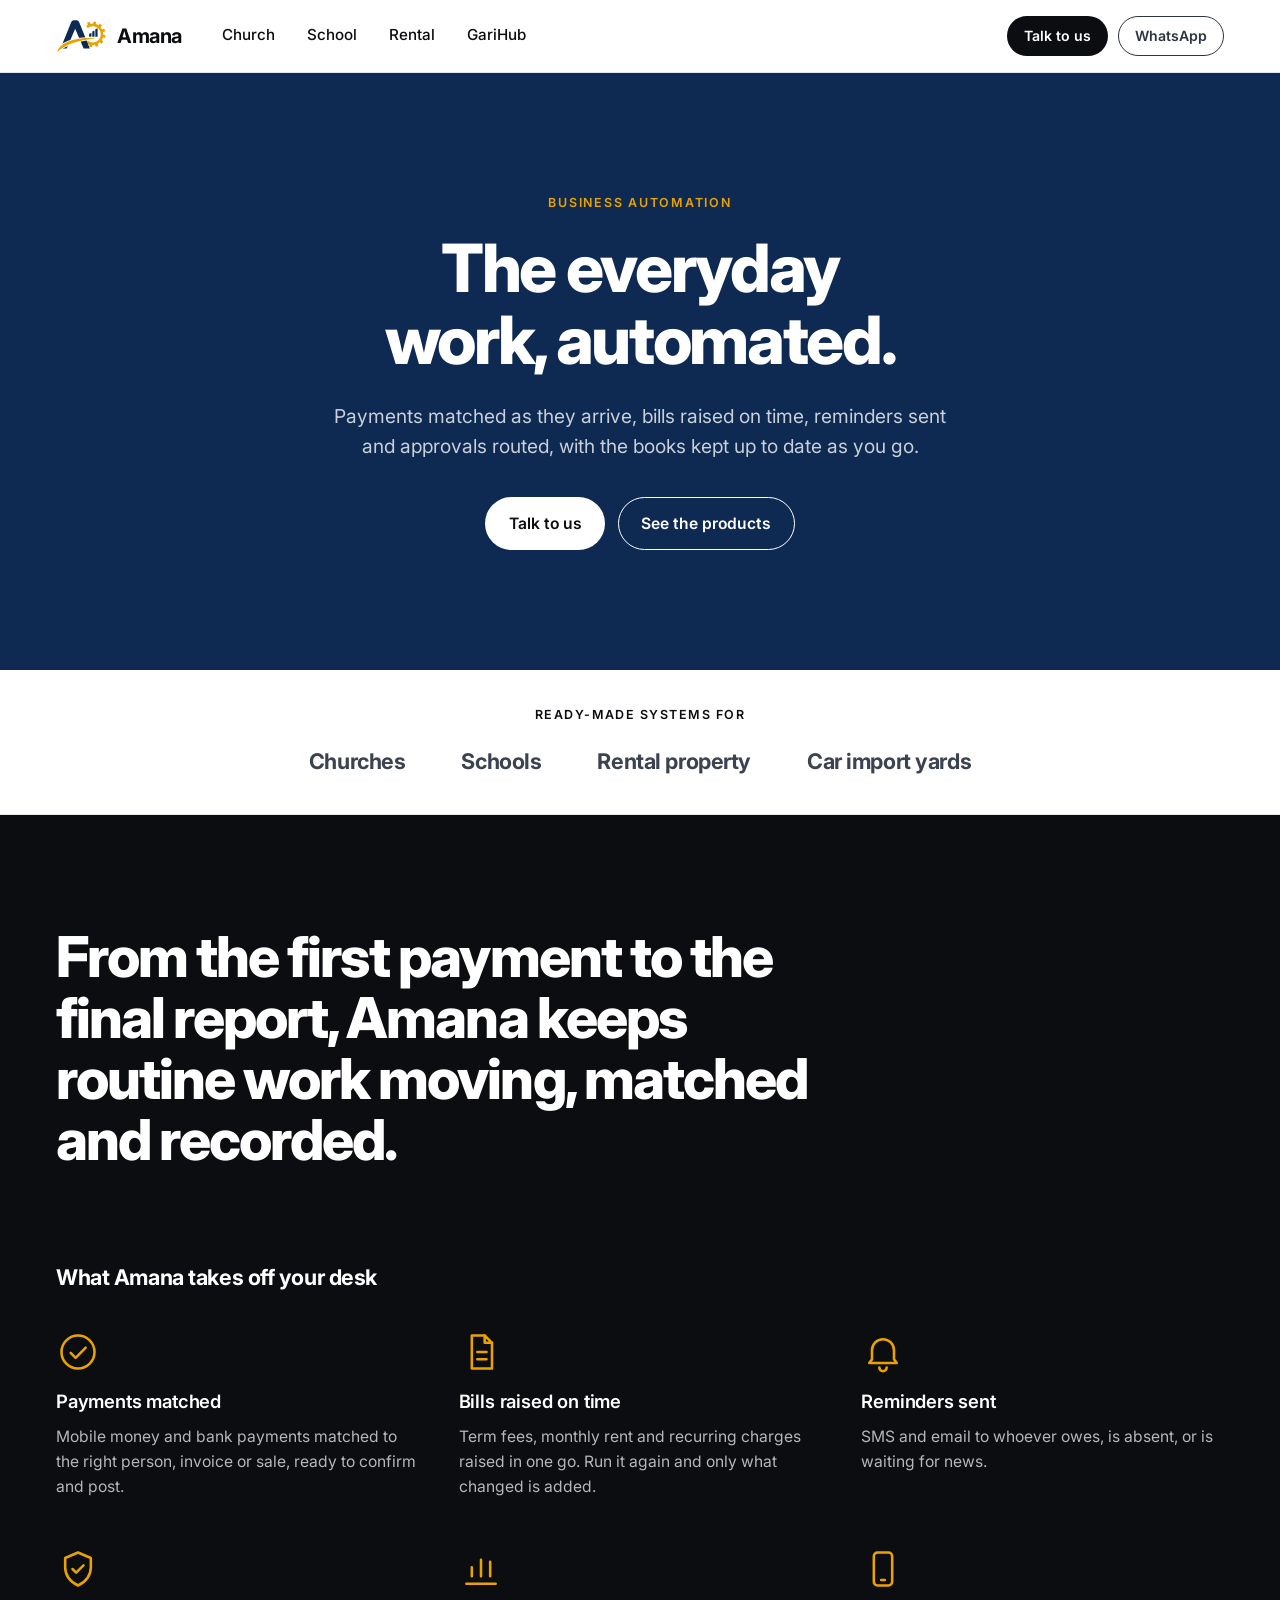
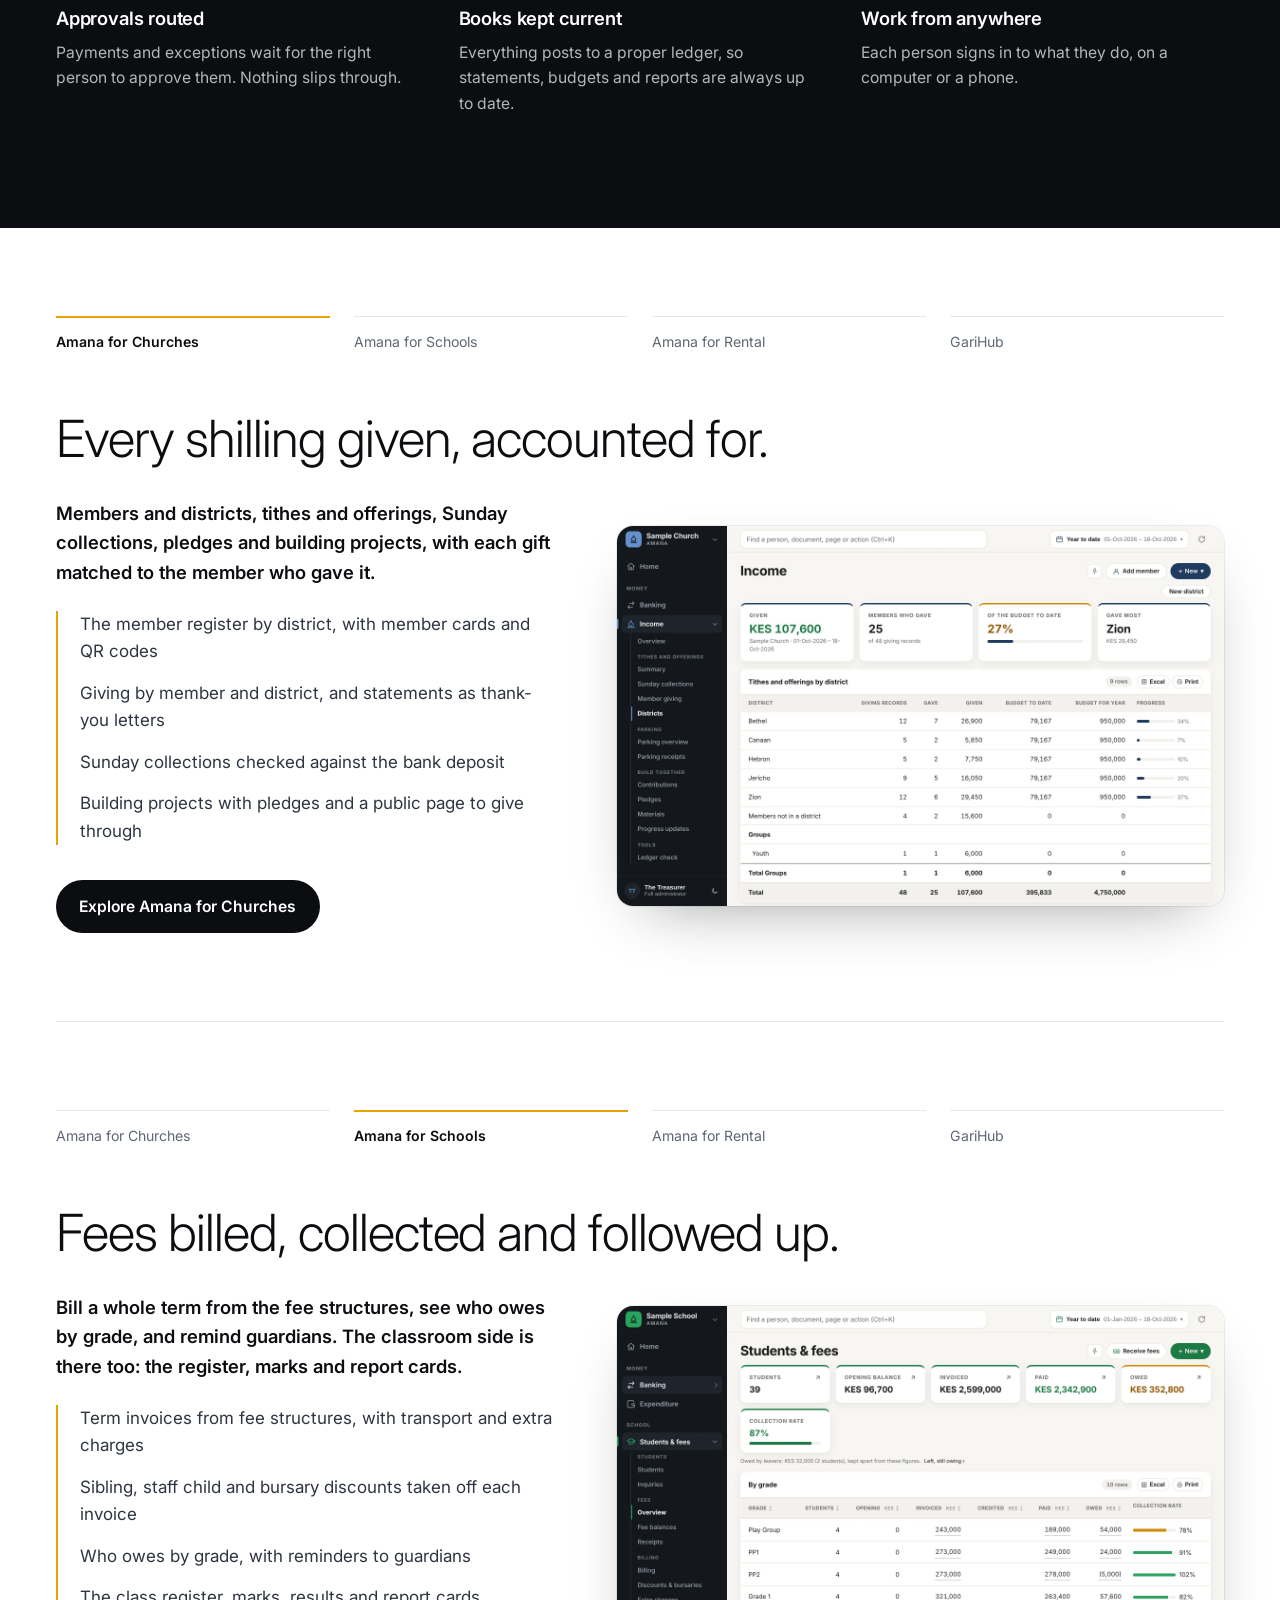
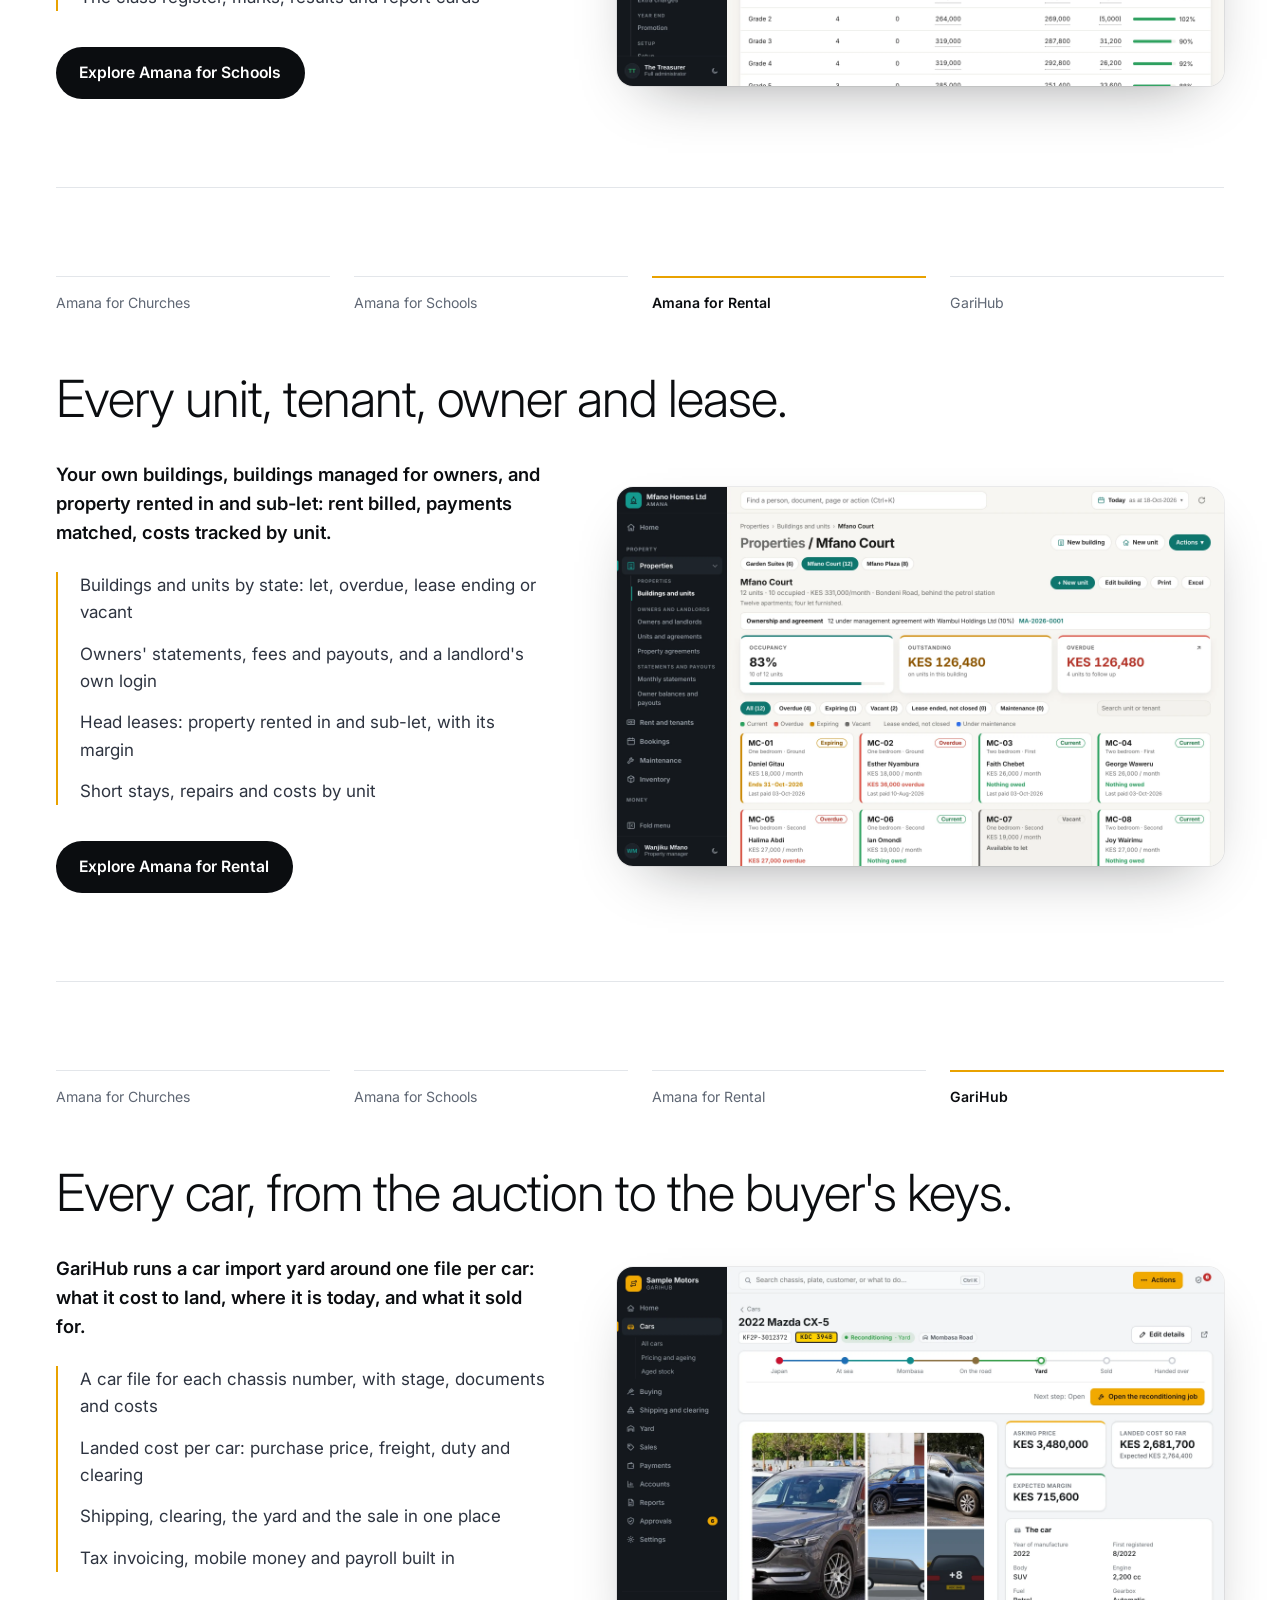
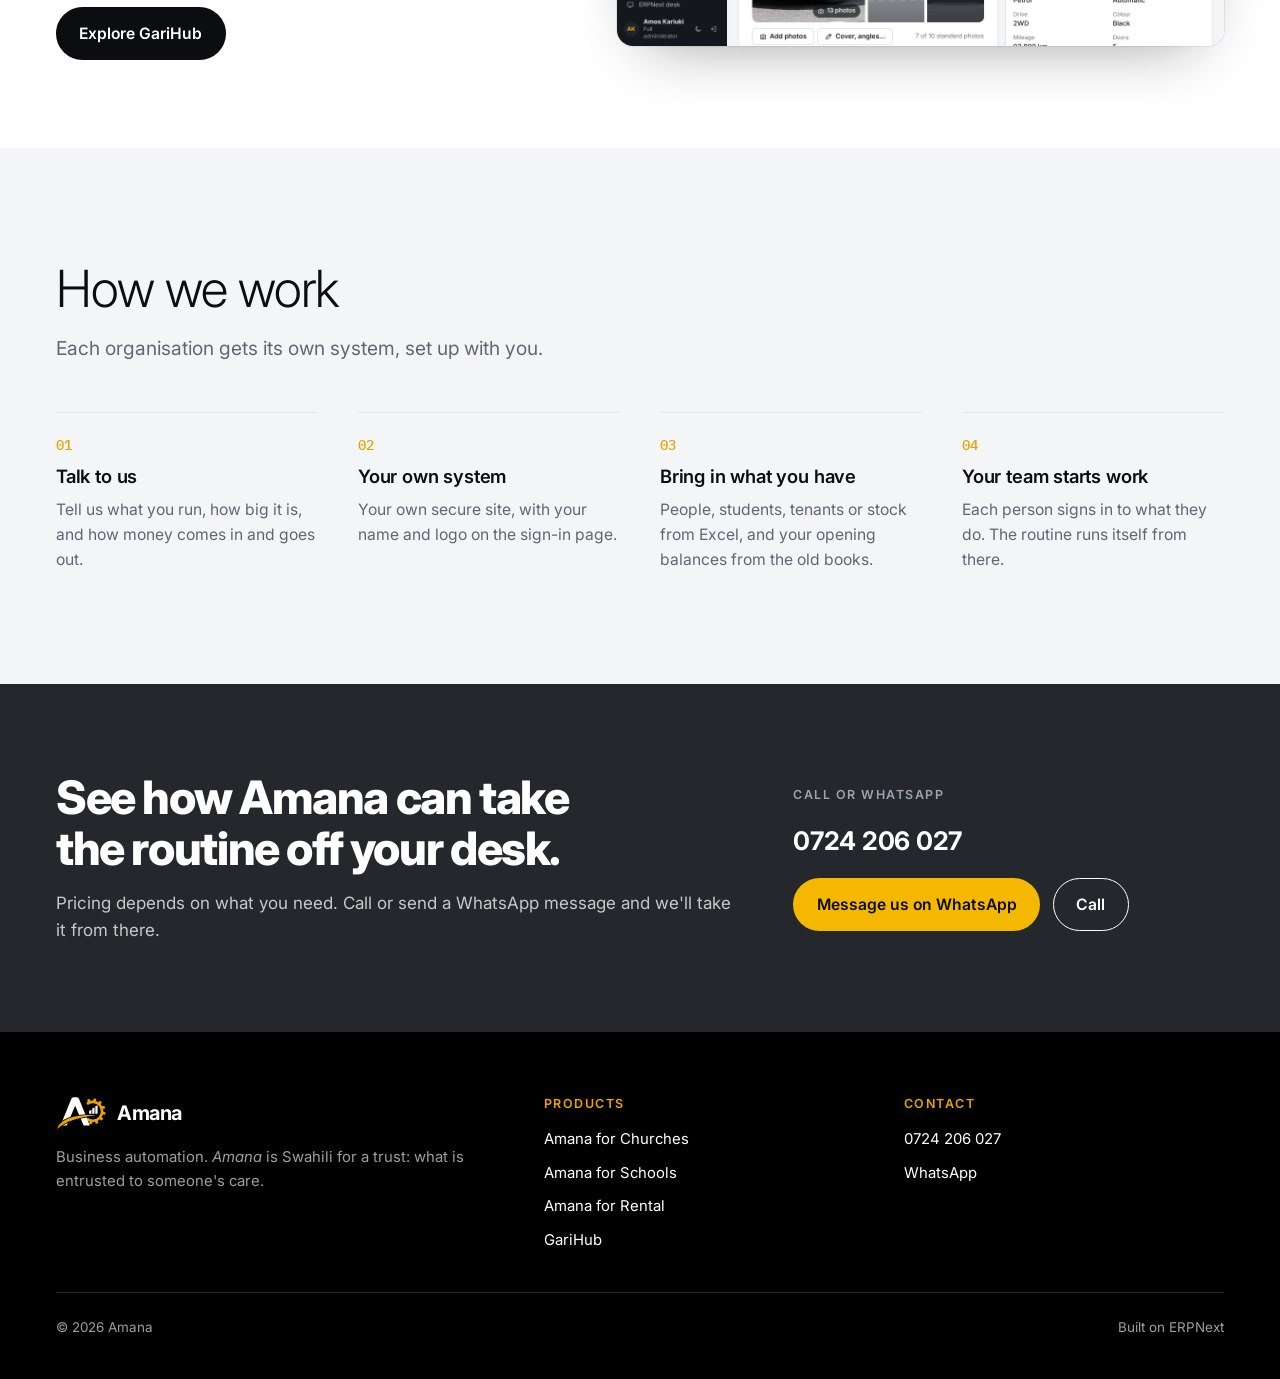
<file: index.html>
<!doctype html>
<html lang="en">
<head>
<meta charset="utf-8">
<meta name="viewport" content="width=device-width, initial-scale=1, viewport-fit=cover">
<title>Amana</title>
<meta name="description" content="Amana builds automation systems that take routine work off your desk: payments matched, bills raised, reminders sent and the books kept current. Ready for churches, schools, rental property and car import yards.">
<meta property="og:title" content="Amana">
<meta property="og:description" content="Amana builds automation systems that take routine work off your desk: payments matched, bills raised, reminders sent and the books kept current. Ready for churches, schools, rental property and car import yards.">
<meta property="og:image" content="https://amana-erp.com/images/brand/amana-logo.png">
<meta property="og:url" content="https://amana-erp.com/">
<meta property="og:type" content="website">
<link rel="icon" href="/images/amana.svg" type="image/svg+xml">
<link rel="apple-touch-icon" href="/images/brand/apple-touch-icon.png">
<link rel="preconnect" href="https://fonts.googleapis.com">
<link rel="preconnect" href="https://fonts.gstatic.com" crossorigin>
<link rel="stylesheet" href="https://fonts.googleapis.com/css2?family=Inter:wght@300;400;500;600;700;800&family=IBM+Plex+Mono:wght@400;500&display=swap">
<link rel="stylesheet" href="/css/site.css">
</head>
<body>

<header class="site-header">
	<div class="wrap">
		<a class="logo" href="/"><img src="/images/brand/amana-logo.svg" alt="" width="52" height="34">Amana</a>
		<nav class="site-nav" aria-label="Products">
			<a href="/church/">Church</a>
			<a href="/school/">School</a>
			<a href="/rental/">Rental</a>
			<a href="/garihub/">GariHub</a>
		</nav>
		<div class="header-actions">
			<a class="btn btn-dark btn-small" href="#contact">Talk to us</a>
			<a class="btn btn-outline btn-small" href="https://wa.me/254724206027" target="_blank" rel="noopener">WhatsApp</a>
		</div>
	</div>
</header>
<main>
	<section class="hero">
		<div class="wrap">
			<p class="eyebrow">Business automation</p>
			<h1>The everyday work, automated.</h1>
			<p class="lede">Payments matched as they arrive, bills raised on time, reminders sent and approvals routed, with the books kept up to date as you go.</p>
			<div class="actions">
				<a class="btn btn-white" href="#contact">Talk to us</a>
				<a class="btn btn-outline" href="#products">See the products</a>
			</div>
		</div>
	</section>

	<section class="made-for">
		<div class="wrap">
			<p>Ready-made systems for</p>
			<ul>
				<li><a href="/church/">Churches</a></li>
				<li><a href="/school/">Schools</a></li>
				<li><a href="/rental/">Rental property</a></li>
				<li><a href="/garihub/">Car import yards</a></li>
			</ul>
		</div>
	</section>

	<section class="band dark">
		<div class="wrap">
			<p class="statement">From the first payment to the final report, Amana keeps routine work moving, matched and recorded.</p>
			<h2 class="sub">What Amana takes off your desk</h2>
			<div class="icon-grid">
				<div><svg viewBox="0 0 24 24" fill="none" stroke="currentColor" stroke-width="1.4" stroke-linecap="round" stroke-linejoin="round" aria-hidden="true"><circle cx="12" cy="12" r="9"/><path d="M8 12.5l2.7 2.7L16.2 9.6"/></svg><h3>Payments matched</h3><p>Mobile money and bank payments matched to the right person, invoice or sale, ready to confirm and post.</p></div>
				<div><svg viewBox="0 0 24 24" fill="none" stroke="currentColor" stroke-width="1.4" stroke-linecap="round" stroke-linejoin="round" aria-hidden="true"><path d="M7 3h7l4 4v14H7z"/><path d="M14 3v4h4M10 12h5M10 16h5"/></svg><h3>Bills raised on time</h3><p>Term fees, monthly rent and recurring charges raised in one go. Run it again and only what changed is added.</p></div>
				<div><svg viewBox="0 0 24 24" fill="none" stroke="currentColor" stroke-width="1.4" stroke-linecap="round" stroke-linejoin="round" aria-hidden="true"><path d="M6 16v-5a6 6 0 0 1 12 0v5l1.5 2h-15z"/><path d="M10 20.5a2 2 0 0 0 4 0"/></svg><h3>Reminders sent</h3><p>SMS and email to whoever owes, is absent, or is waiting for news.</p></div>
				<div><svg viewBox="0 0 24 24" fill="none" stroke="currentColor" stroke-width="1.4" stroke-linecap="round" stroke-linejoin="round" aria-hidden="true"><path d="M12 3l7 3v5c0 4.5-3 8-7 10-4-2-7-5.5-7-10V6z"/><path d="M9 12l2 2 4-4"/></svg><h3>Approvals routed</h3><p>Payments and exceptions wait for the right person to approve them. Nothing slips through.</p></div>
				<div><svg viewBox="0 0 24 24" fill="none" stroke="currentColor" stroke-width="1.4" stroke-linecap="round" stroke-linejoin="round" aria-hidden="true"><path d="M4 20h16M7 16v-5M12 16V7M17 16v-8"/></svg><h3>Books kept current</h3><p>Everything posts to a proper ledger, so statements, budgets and reports are always up to date.</p></div>
				<div><svg viewBox="0 0 24 24" fill="none" stroke="currentColor" stroke-width="1.4" stroke-linecap="round" stroke-linejoin="round" aria-hidden="true"><rect x="7" y="3" width="10" height="18" rx="2"/><path d="M11 18h2"/></svg><h3>Work from anywhere</h3><p>Each person signs in to what they do, on a computer or a phone.</p></div>
			</div>
		</div>
	</section>

	<section id="products">
		<div class="wrap">
			<article class="product">
				<nav class="rules" aria-label="Products"><a href="/church/" aria-current="true">Amana for Churches</a><a href="/school/">Amana for Schools</a><a href="/rental/">Amana for Rental</a><a href="/garihub/">GariHub</a></nav>
				<h2 class="light">Every shilling given, accounted for.</h2>
				<div class="product-body">
					<div>
						<p class="lead">Members and districts, tithes and offerings, Sunday collections, pledges and building projects, with each gift matched to the member who gave it.</p>
						<ul class="ruled-list"><li>The member register by district, with member cards and QR codes</li><li>Giving by member and district, and statements as thank-you letters</li><li>Sunday collections checked against the bank deposit</li><li>Building projects with pledges and a public page to give through</li></ul>
						<a class="btn btn-dark" href="/church/">Explore Amana for Churches</a>
					</div>
					<div class="frame"><img src="/images/church/giving-by-district.webp" alt="Giving by district against each district&#x27;s budget" width="1280" height="800" loading="lazy"></div>
				</div>
			</article>
			<article class="product">
				<nav class="rules" aria-label="Products"><a href="/church/">Amana for Churches</a><a href="/school/" aria-current="true">Amana for Schools</a><a href="/rental/">Amana for Rental</a><a href="/garihub/">GariHub</a></nav>
				<h2 class="light">Fees billed, collected and followed up.</h2>
				<div class="product-body">
					<div>
						<p class="lead">Bill a whole term from the fee structures, see who owes by grade, and remind guardians. The classroom side is there too: the register, marks and report cards.</p>
						<ul class="ruled-list"><li>Term invoices from fee structures, with transport and extra charges</li><li>Sibling, staff child and bursary discounts taken off each invoice</li><li>Who owes by grade, with reminders to guardians</li><li>The class register, marks, results and report cards</li></ul>
						<a class="btn btn-dark" href="/school/">Explore Amana for Schools</a>
					</div>
					<div class="frame"><img src="/images/school/students-fees.webp" alt="Students and fees by grade: invoiced, paid and still owed" width="1280" height="800" loading="lazy"></div>
				</div>
			</article>
			<article class="product">
				<nav class="rules" aria-label="Products"><a href="/church/">Amana for Churches</a><a href="/school/">Amana for Schools</a><a href="/rental/" aria-current="true">Amana for Rental</a><a href="/garihub/">GariHub</a></nav>
				<h2 class="light">Every unit, tenant, owner and lease.</h2>
				<div class="product-body">
					<div>
						<p class="lead">Your own buildings, buildings managed for owners, and property rented in and sub-let: rent billed, payments matched, costs tracked by unit.</p>
						<ul class="ruled-list"><li>Buildings and units by state: let, overdue, lease ending or vacant</li><li>Owners&#x27; statements, fees and payouts, and a landlord&#x27;s own login</li><li>Head leases: property rented in and sub-let, with its margin</li><li>Short stays, repairs and costs by unit</li></ul>
						<a class="btn btn-dark" href="/rental/">Explore Amana for Rental</a>
					</div>
					<div class="frame"><img src="/images/rental/properties.webp" alt="A building&#x27;s units, coloured by state" width="1280" height="800" loading="lazy"></div>
				</div>
			</article>
			<article class="product">
				<nav class="rules" aria-label="Products"><a href="/church/">Amana for Churches</a><a href="/school/">Amana for Schools</a><a href="/rental/">Amana for Rental</a><a href="/garihub/" aria-current="true">GariHub</a></nav>
				<h2 class="light">Every car, from the auction to the buyer&#x27;s keys.</h2>
				<div class="product-body">
					<div>
						<p class="lead">GariHub runs a car import yard around one file per car: what it cost to land, where it is today, and what it sold for.</p>
						<ul class="ruled-list"><li>A car file for each chassis number, with stage, documents and costs</li><li>Landed cost per car: purchase price, freight, duty and clearing</li><li>Shipping, clearing, the yard and the sale in one place</li><li>Tax invoicing, mobile money and payroll built in</li></ul>
						<a class="btn btn-dark" href="/garihub/">Explore GariHub</a>
					</div>
					<div class="frame"><img src="/images/garihub/car-file.webp" alt="A GariHub car file: the car&#x27;s stage, costs and photos" width="1280" height="800" loading="lazy"></div>
				</div>
			</article>
		</div>
	</section>

	<section class="band grey">
		<div class="wrap">
			<div class="section-head">
				<h2 class="light">How we work</h2>
				<p class="lede">Each organisation gets its own system, set up with you.</p>
			</div>
			<ol class="steps">
				<li><h3>Talk to us</h3><p>Tell us what you run, how big it is, and how money comes in and goes out.</p></li>
				<li><h3>Your own system</h3><p>Your own secure site, with your name and logo on the sign-in page.</p></li>
				<li><h3>Bring in what you have</h3><p>People, students, tenants or stock from Excel, and your opening balances from the old books.</p></li>
				<li><h3>Your team starts work</h3><p>Each person signs in to what they do. The routine runs itself from there.</p></li>
			</ol>
		</div>
	</section>

	<section class="cta" id="contact">
		<div class="wrap">
			<div>
				<h2>See how Amana can take the routine off your desk.</h2>
				<p>Pricing depends on what you need. Call or send a WhatsApp message and we'll take it from there.</p>
			</div>
			<div class="cta-side">
				<span class="label">Call or WhatsApp</span>
				<span class="number">0724 206 027</span>
				<div class="actions">
					<a class="btn btn-gold" href="https://wa.me/254724206027" target="_blank" rel="noopener">Message us on WhatsApp</a>
					<a class="btn btn-outline" href="tel:+254724206027">Call</a>
				</div>
			</div>
		</div>
	</section>
</main>

<footer class="site-footer">
	<div class="wrap">
		<div>
			<a class="logo" href="/"><img src="/images/brand/amana-logo-white.svg" alt="" width="52" height="34">Amana</a>
			<p>Business automation. <i>Amana</i> is Swahili for a trust: what is entrusted to someone's care.</p>
		</div>
		<div>
			<h3>Products</h3>
			<ul>
				<li><a href="/church/">Amana for Churches</a></li>
				<li><a href="/school/">Amana for Schools</a></li>
				<li><a href="/rental/">Amana for Rental</a></li>
				<li><a href="/garihub/">GariHub</a></li>
			</ul>
		</div>
		<div>
			<h3>Contact</h3>
			<ul>
				<li><a href="tel:+254724206027">0724 206 027</a></li>
				<li><a href="https://wa.me/254724206027" target="_blank" rel="noopener">WhatsApp</a></li>
			</ul>
		</div>
		<p class="fine"><span>© 2026 Amana</span><span>Built on ERPNext</span></p>
	</div>
</footer>
</body>
</html>
</file>
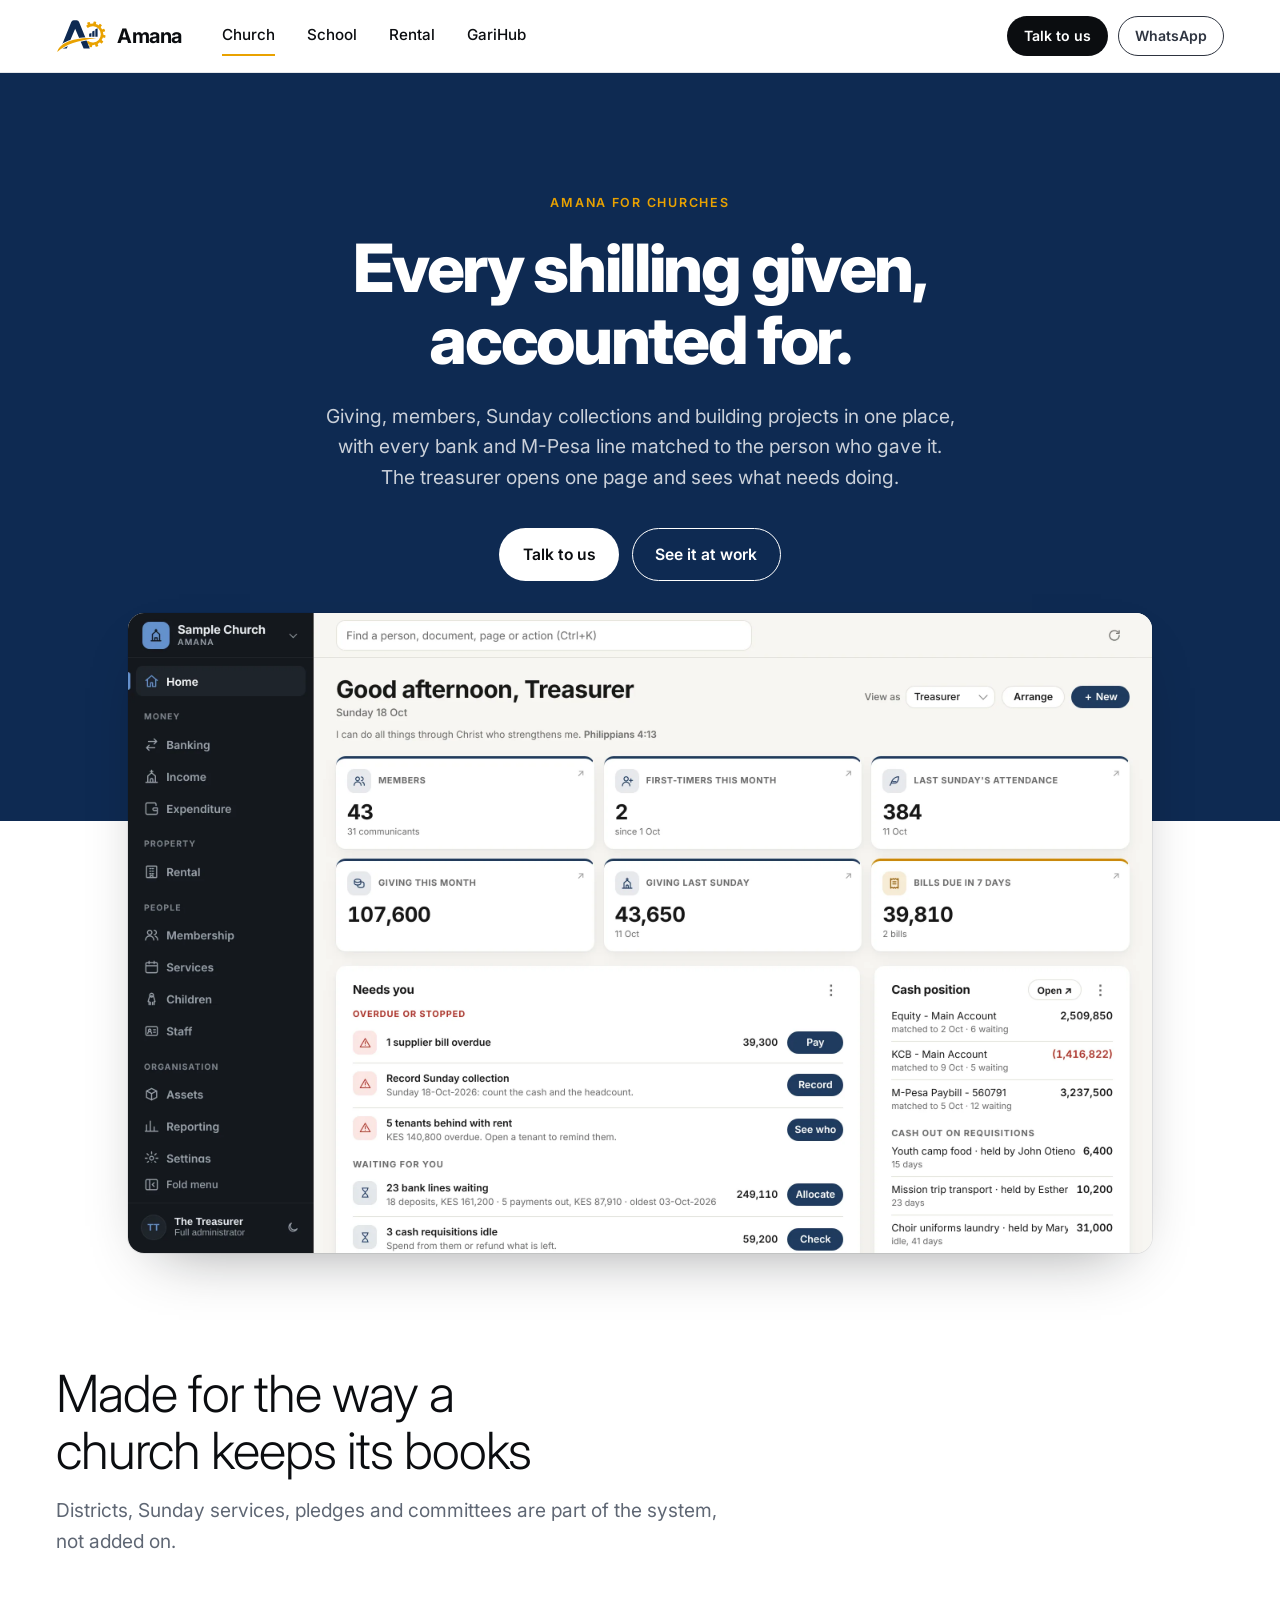
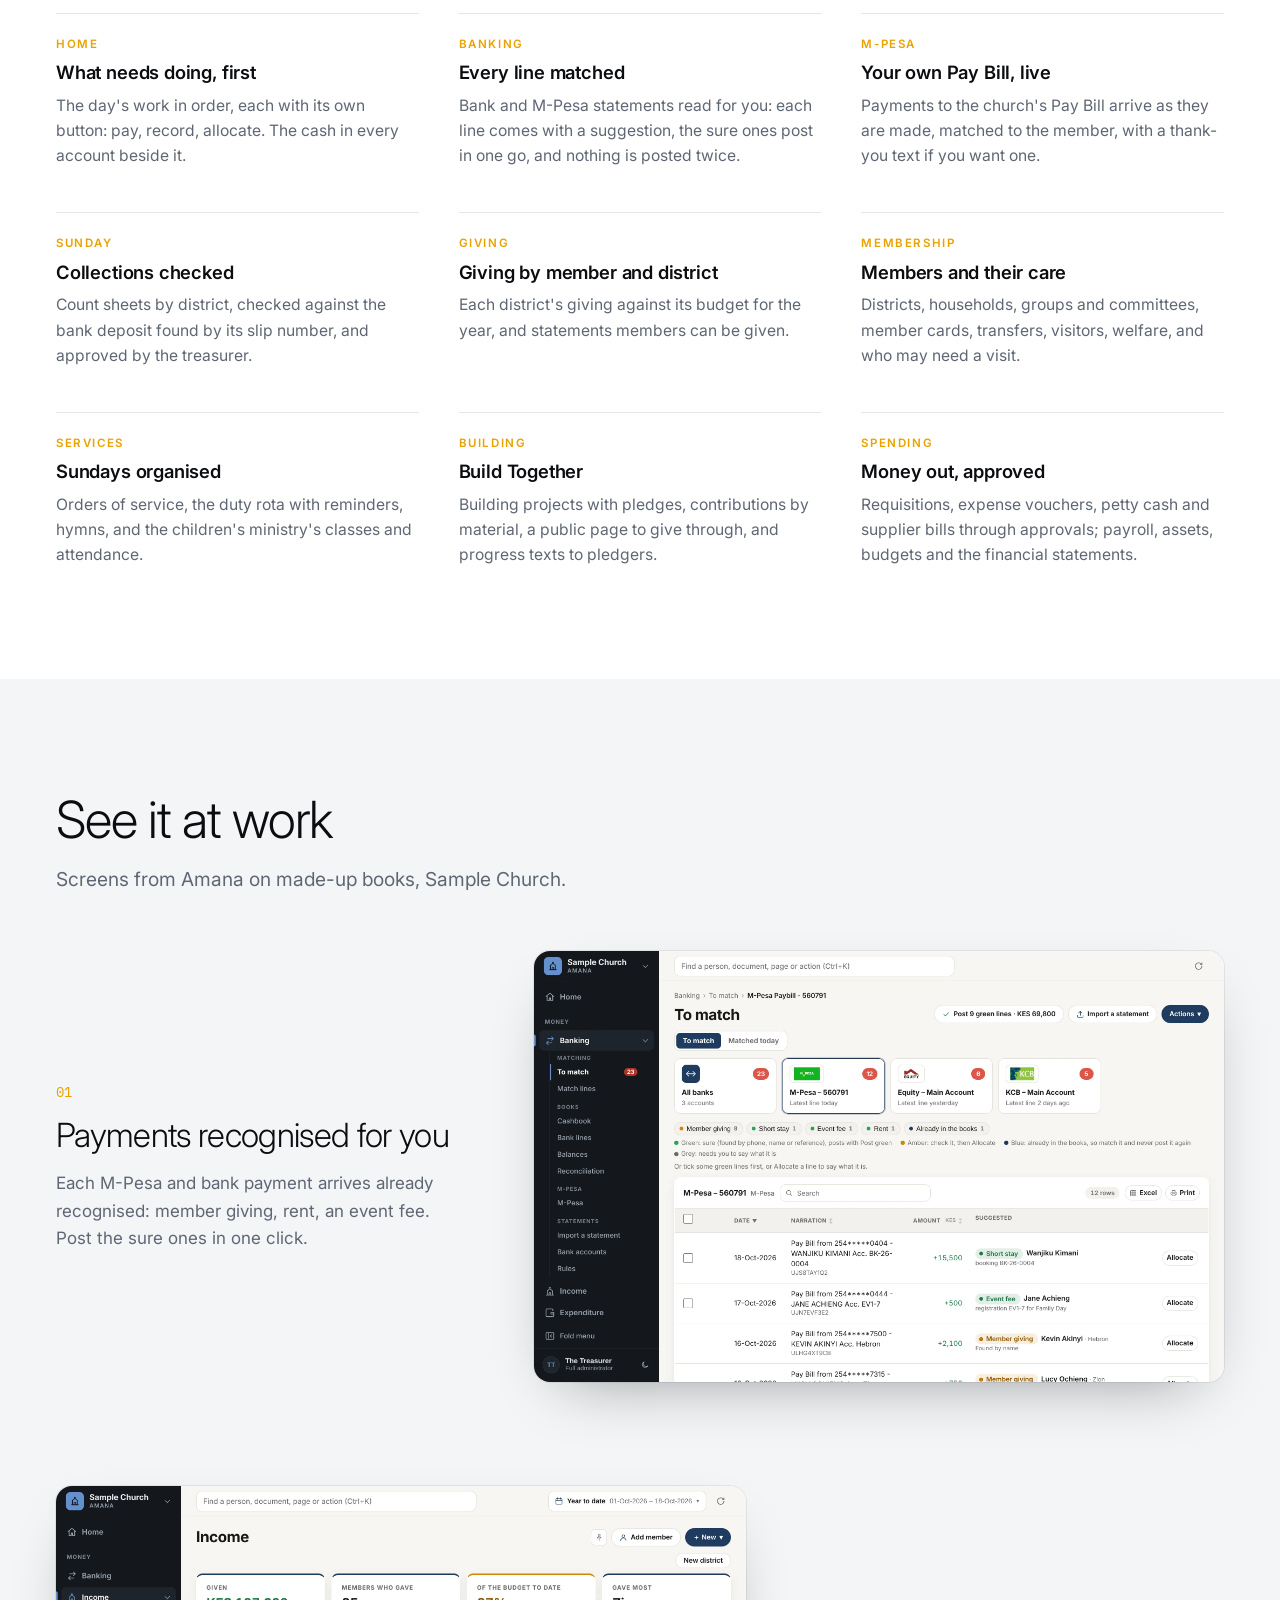
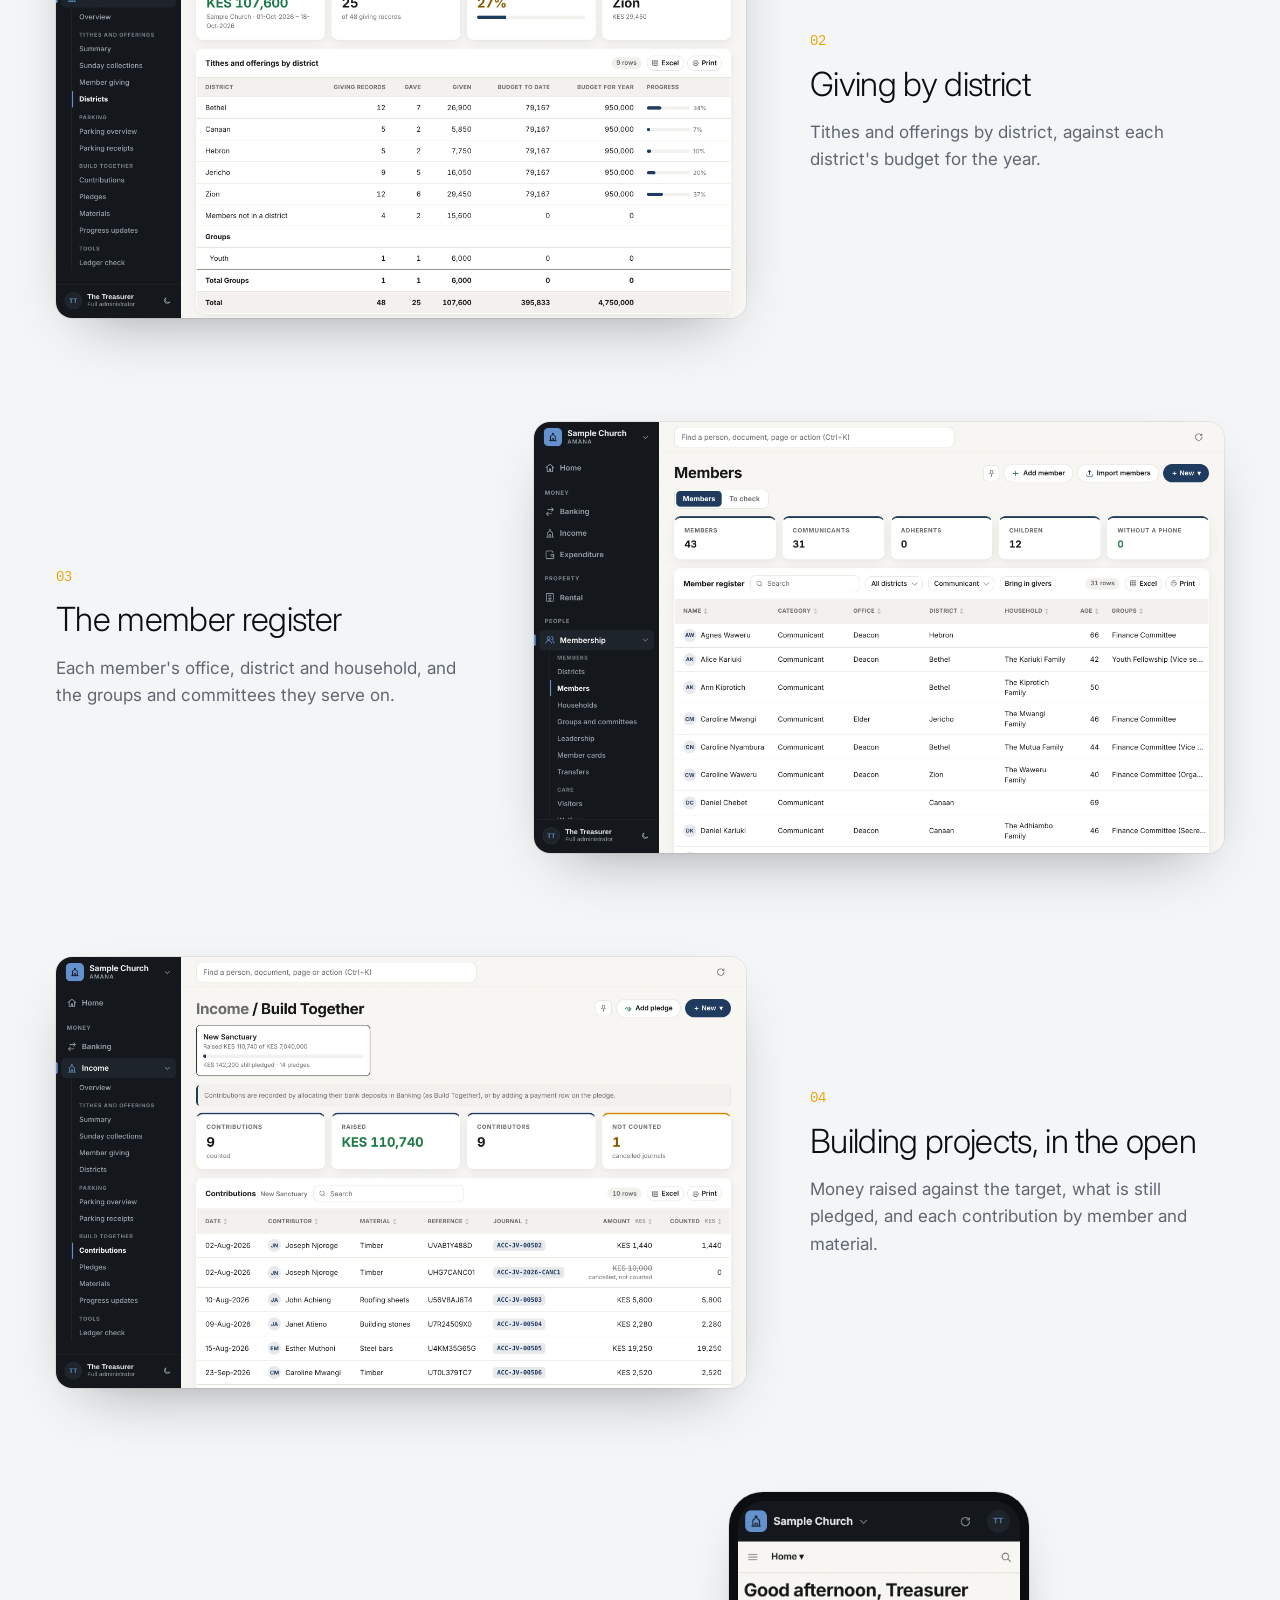
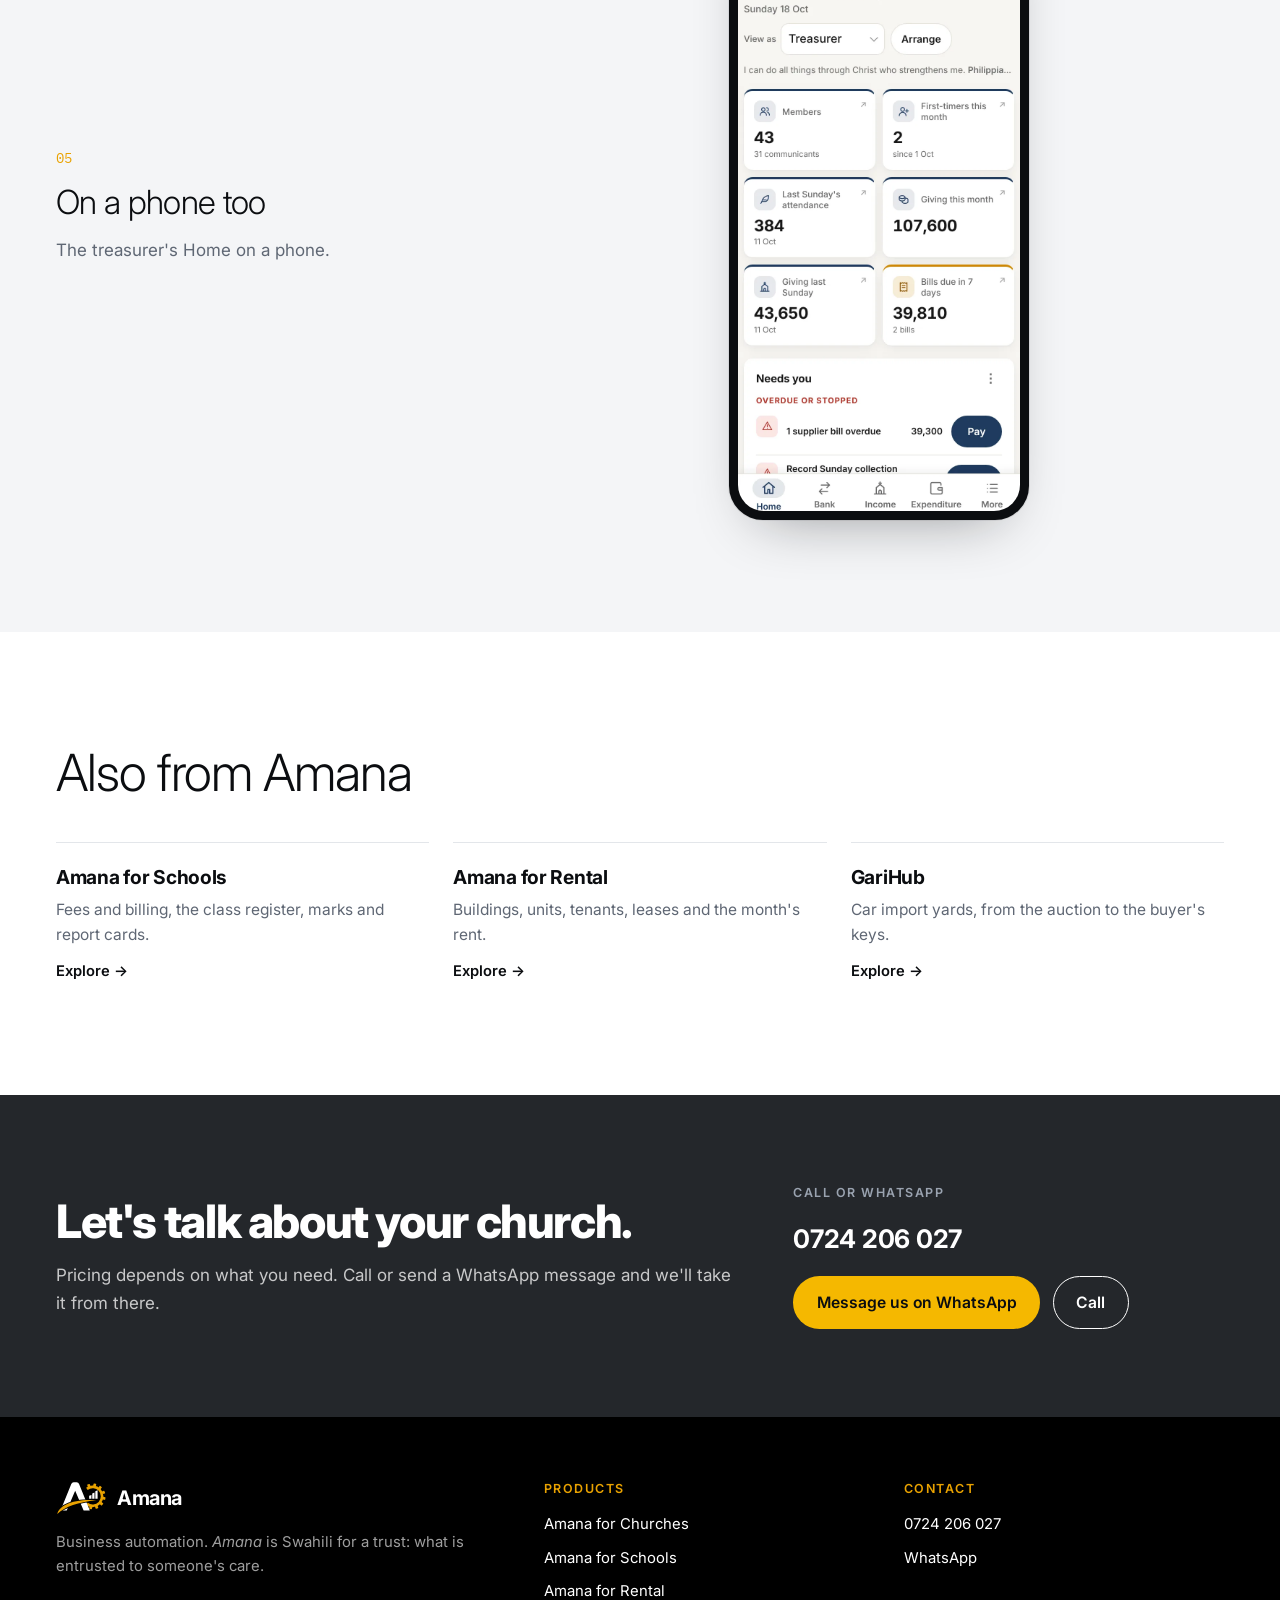
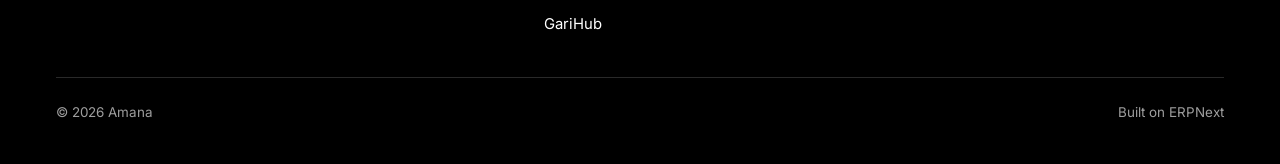
<file: church/index.html>
<!doctype html>
<html lang="en">
<head>
<meta charset="utf-8">
<meta name="viewport" content="width=device-width, initial-scale=1, viewport-fit=cover">
<title>Amana for Churches</title>
<meta name="description" content="Amana runs a church&#x27;s giving, members, Sunday collections, building projects and accounts in one place, with every bank and M-Pesa line matched to the member who gave.">
<meta property="og:title" content="Amana for Churches">
<meta property="og:description" content="Amana runs a church&#x27;s giving, members, Sunday collections, building projects and accounts in one place, with every bank and M-Pesa line matched to the member who gave.">
<meta property="og:image" content="https://amana-erp.com/images/church/home.webp">
<meta property="og:url" content="https://amana-erp.com/church/">
<meta property="og:type" content="website">
<link rel="icon" href="/images/amana.svg" type="image/svg+xml">
<link rel="apple-touch-icon" href="/images/brand/apple-touch-icon.png">
<link rel="preconnect" href="https://fonts.googleapis.com">
<link rel="preconnect" href="https://fonts.gstatic.com" crossorigin>
<link rel="stylesheet" href="https://fonts.googleapis.com/css2?family=Inter:wght@300;400;500;600;700;800&family=IBM+Plex+Mono:wght@400;500&display=swap">
<link rel="stylesheet" href="/css/site.css">
</head>
<body>

<header class="site-header">
	<div class="wrap">
		<a class="logo" href="/"><img src="/images/brand/amana-logo.svg" alt="" width="52" height="34">Amana</a>
		<nav class="site-nav" aria-label="Products">
			<a href="/church/" aria-current="page">Church</a>
			<a href="/school/">School</a>
			<a href="/rental/">Rental</a>
			<a href="/garihub/">GariHub</a>
		</nav>
		<div class="header-actions">
			<a class="btn btn-dark btn-small" href="#contact">Talk to us</a>
			<a class="btn btn-outline btn-small" href="https://wa.me/254724206027" target="_blank" rel="noopener">WhatsApp</a>
		</div>
	</div>
</header>
<main>
	<section class="hero with-shot">
		<div class="wrap">
			<p class="eyebrow">Amana for Churches</p>
			<h1>Every shilling given, accounted for.</h1>
			<p class="lede">Giving, members, Sunday collections and building projects in one place, with every bank and M-Pesa line matched to the person who gave it. The treasurer opens one page and sees what needs doing.</p>
			<div class="actions">
				<a class="btn btn-white" href="#contact">Talk to us</a>
				<a class="btn btn-outline" href="#screens">See it at work</a>
			</div>
		</div>
	</section>
	<div class="hero-shot"><div class="wrap"><div class="frame"><img src="/images/church/home.webp" alt="The treasurer&#x27;s Home: members, attendance, giving this month, bills due, what needs doing and the cash in every account" width="1280" height="800"></div></div></div>

	<section class="band">
		<div class="wrap">
			<div class="section-head">
				<h2 class="light">Made for the way a church keeps its books</h2>
				<p class="lede">Districts, Sunday services, pledges and committees are part of the system, not added on.</p>
			</div>
			<div class="features">
				<article class="feature"><span class="area">Home</span><h3>What needs doing, first</h3><p>The day&#x27;s work in order, each with its own button: pay, record, allocate. The cash in every account beside it.</p></article>
				<article class="feature"><span class="area">Banking</span><h3>Every line matched</h3><p>Bank and M-Pesa statements read for you: each line comes with a suggestion, the sure ones post in one go, and nothing is posted twice.</p></article>
				<article class="feature"><span class="area">M-Pesa</span><h3>Your own Pay Bill, live</h3><p>Payments to the church&#x27;s Pay Bill arrive as they are made, matched to the member, with a thank-you text if you want one.</p></article>
				<article class="feature"><span class="area">Sunday</span><h3>Collections checked</h3><p>Count sheets by district, checked against the bank deposit found by its slip number, and approved by the treasurer.</p></article>
				<article class="feature"><span class="area">Giving</span><h3>Giving by member and district</h3><p>Each district&#x27;s giving against its budget for the year, and statements members can be given.</p></article>
				<article class="feature"><span class="area">Membership</span><h3>Members and their care</h3><p>Districts, households, groups and committees, member cards, transfers, visitors, welfare, and who may need a visit.</p></article>
				<article class="feature"><span class="area">Services</span><h3>Sundays organised</h3><p>Orders of service, the duty rota with reminders, hymns, and the children&#x27;s ministry&#x27;s classes and attendance.</p></article>
				<article class="feature"><span class="area">Building</span><h3>Build Together</h3><p>Building projects with pledges, contributions by material, a public page to give through, and progress texts to pledgers.</p></article>
				<article class="feature"><span class="area">Spending</span><h3>Money out, approved</h3><p>Requisitions, expense vouchers, petty cash and supplier bills through approvals; payroll, assets, budgets and the financial statements.</p></article>
			</div>
		</div>
	</section>

	<section class="band grey" id="screens">
		<div class="wrap">
			<div class="section-head">
				<h2 class="light">See it at work</h2>
				<p class="lede">Screens from Amana on made-up books, Sample Church.</p>
			</div>
			<div class="screens">
				<div class="screen-row">
					<div><span class="num">01</span><h3>Payments recognised for you</h3><p>Each M-Pesa and bank payment arrives already recognised: member giving, rent, an event fee. Post the sure ones in one click.</p></div>
					<div class="frame"><img src="/images/church/bank-matching.webp" alt="Banking: M-Pesa payments with what each one is" width="1280" height="800" loading="lazy"></div>
				</div>
				<div class="screen-row">
					<div><span class="num">02</span><h3>Giving by district</h3><p>Tithes and offerings by district, against each district&#x27;s budget for the year.</p></div>
					<div class="frame"><img src="/images/church/giving-by-district.webp" alt="Tithes and offerings by district against budget" width="1280" height="800" loading="lazy"></div>
				</div>
				<div class="screen-row">
					<div><span class="num">03</span><h3>The member register</h3><p>Each member&#x27;s office, district and household, and the groups and committees they serve on.</p></div>
					<div class="frame"><img src="/images/church/members.webp" alt="The member register" width="1280" height="800" loading="lazy"></div>
				</div>
				<div class="screen-row">
					<div><span class="num">04</span><h3>Building projects, in the open</h3><p>Money raised against the target, what is still pledged, and each contribution by member and material.</p></div>
					<div class="frame"><img src="/images/church/build-together.webp" alt="Build Together: a building project&#x27;s pledges and contributions" width="1280" height="800" loading="lazy"></div>
				</div>
				<div class="screen-row phone-row">
					<div><span class="num">05</span><h3>On a phone too</h3><p>The treasurer&#x27;s Home on a phone.</p></div>
					<div class="frame phone"><img src="/images/church/home-phone.webp" alt="The treasurer&#x27;s Home on a phone" width="390" height="844" loading="lazy"></div>
				</div>
			</div>
		</div>
	</section>

	<section class="band">
		<div class="wrap">
			<h2 class="light">Also from Amana</h2>
			<div class="others">
				<a href="/school/"><b>Amana for Schools</b><span>Fees and billing, the class register, marks and report cards.</span><span class="go">Explore →</span></a>
				<a href="/rental/"><b>Amana for Rental</b><span>Buildings, units, tenants, leases and the month's rent.</span><span class="go">Explore →</span></a>
				<a href="/garihub/"><b>GariHub</b><span>Car import yards, from the auction to the buyer's keys.</span><span class="go">Explore →</span></a>
			</div>
		</div>
	</section>

	<section class="cta" id="contact">
		<div class="wrap">
			<div>
				<h2>Let's talk about your church.</h2>
				<p>Pricing depends on what you need. Call or send a WhatsApp message and we'll take it from there.</p>
			</div>
			<div class="cta-side">
				<span class="label">Call or WhatsApp</span>
				<span class="number">0724 206 027</span>
				<div class="actions">
					<a class="btn btn-gold" href="https://wa.me/254724206027" target="_blank" rel="noopener">Message us on WhatsApp</a>
					<a class="btn btn-outline" href="tel:+254724206027">Call</a>
				</div>
			</div>
		</div>
	</section>
</main>

<footer class="site-footer">
	<div class="wrap">
		<div>
			<a class="logo" href="/"><img src="/images/brand/amana-logo-white.svg" alt="" width="52" height="34">Amana</a>
			<p>Business automation. <i>Amana</i> is Swahili for a trust: what is entrusted to someone's care.</p>
		</div>
		<div>
			<h3>Products</h3>
			<ul>
				<li><a href="/church/">Amana for Churches</a></li>
				<li><a href="/school/">Amana for Schools</a></li>
				<li><a href="/rental/">Amana for Rental</a></li>
				<li><a href="/garihub/">GariHub</a></li>
			</ul>
		</div>
		<div>
			<h3>Contact</h3>
			<ul>
				<li><a href="tel:+254724206027">0724 206 027</a></li>
				<li><a href="https://wa.me/254724206027" target="_blank" rel="noopener">WhatsApp</a></li>
			</ul>
		</div>
		<p class="fine"><span>© 2026 Amana</span><span>Built on ERPNext</span></p>
	</div>
</footer>
</body>
</html>
</file>
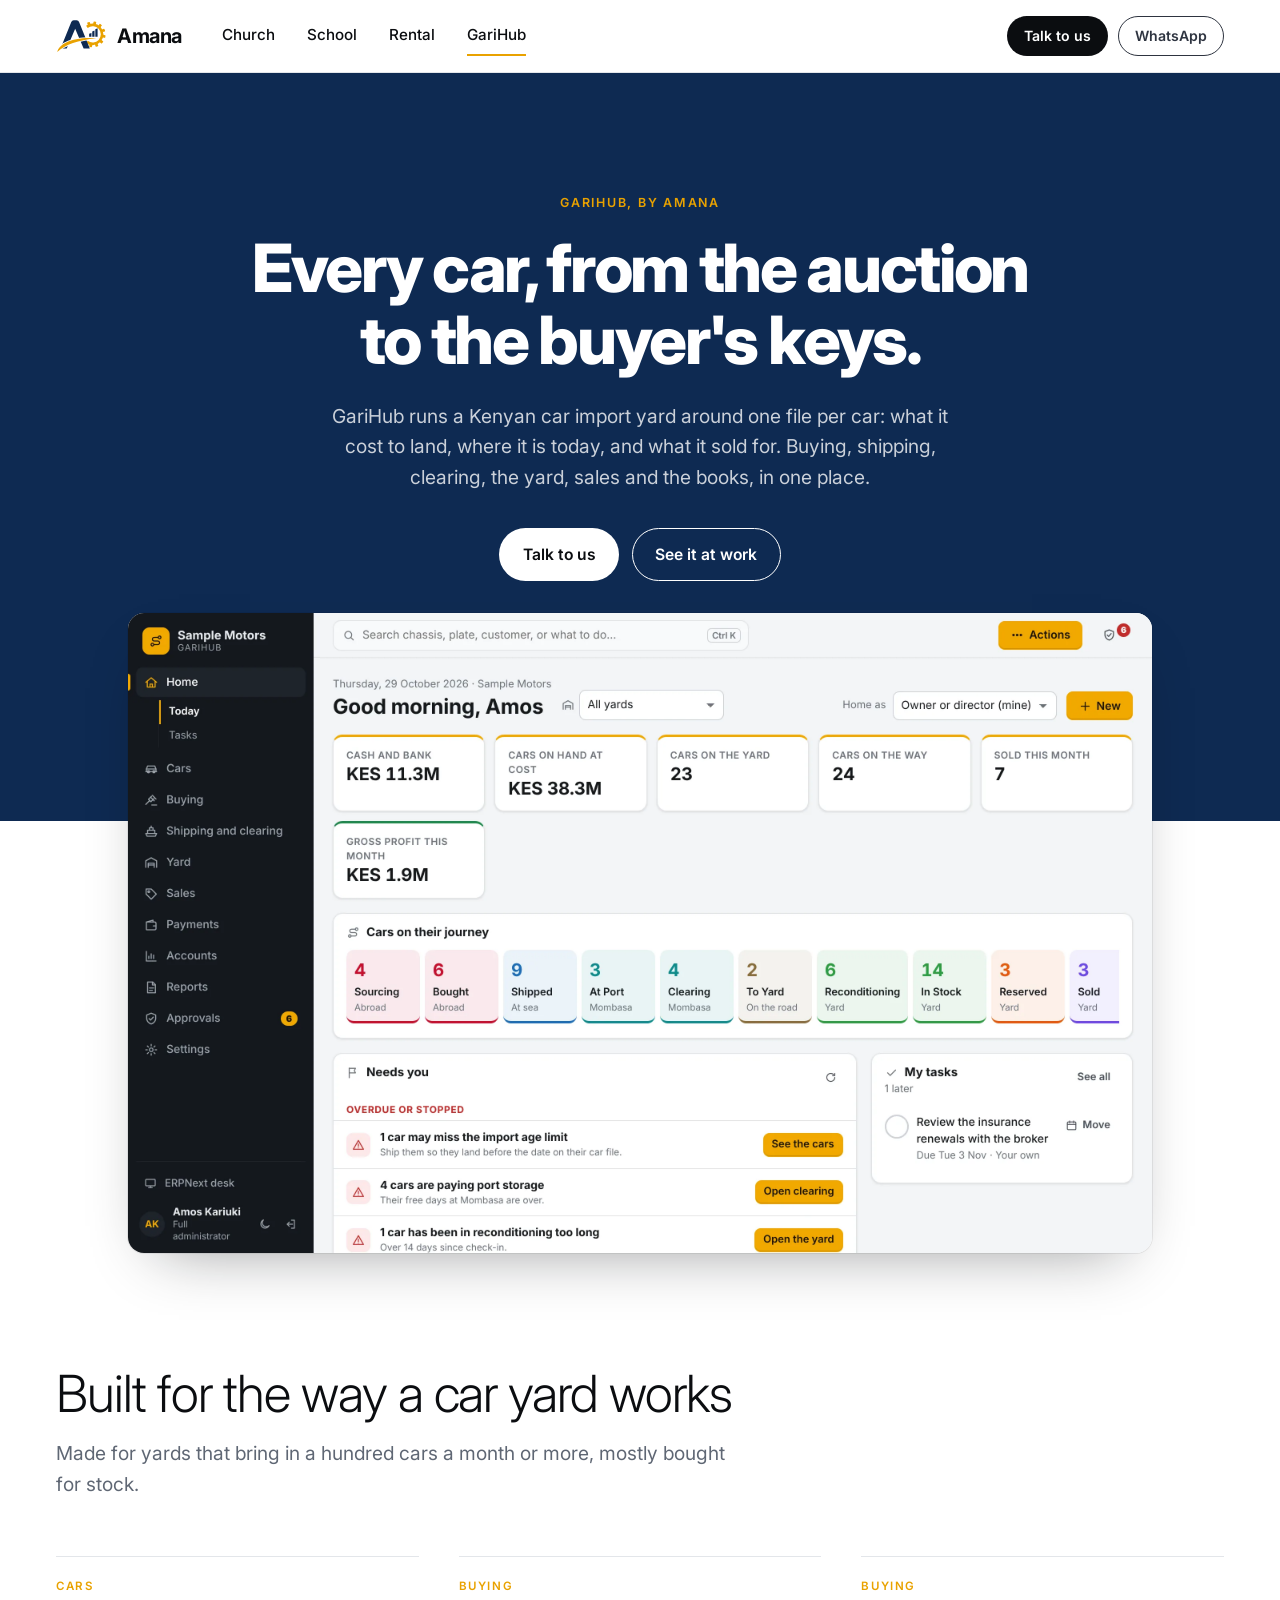
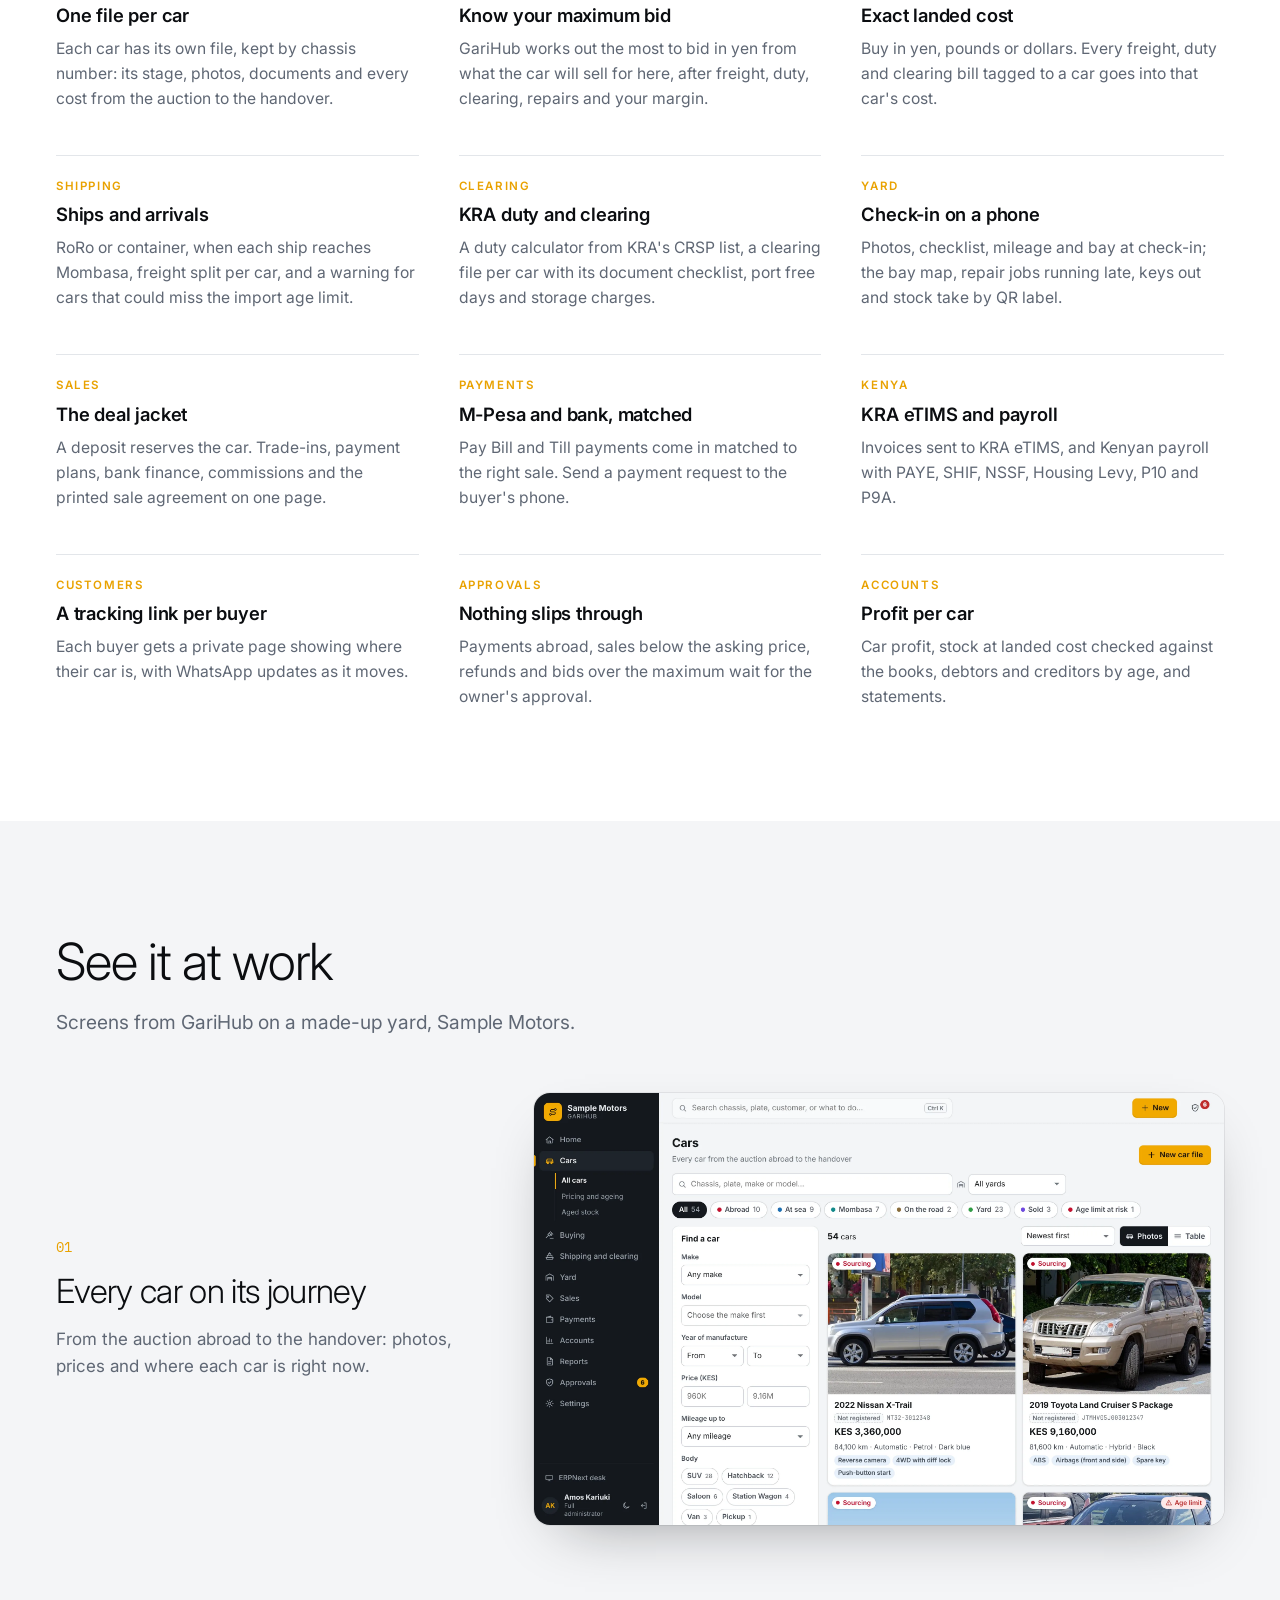
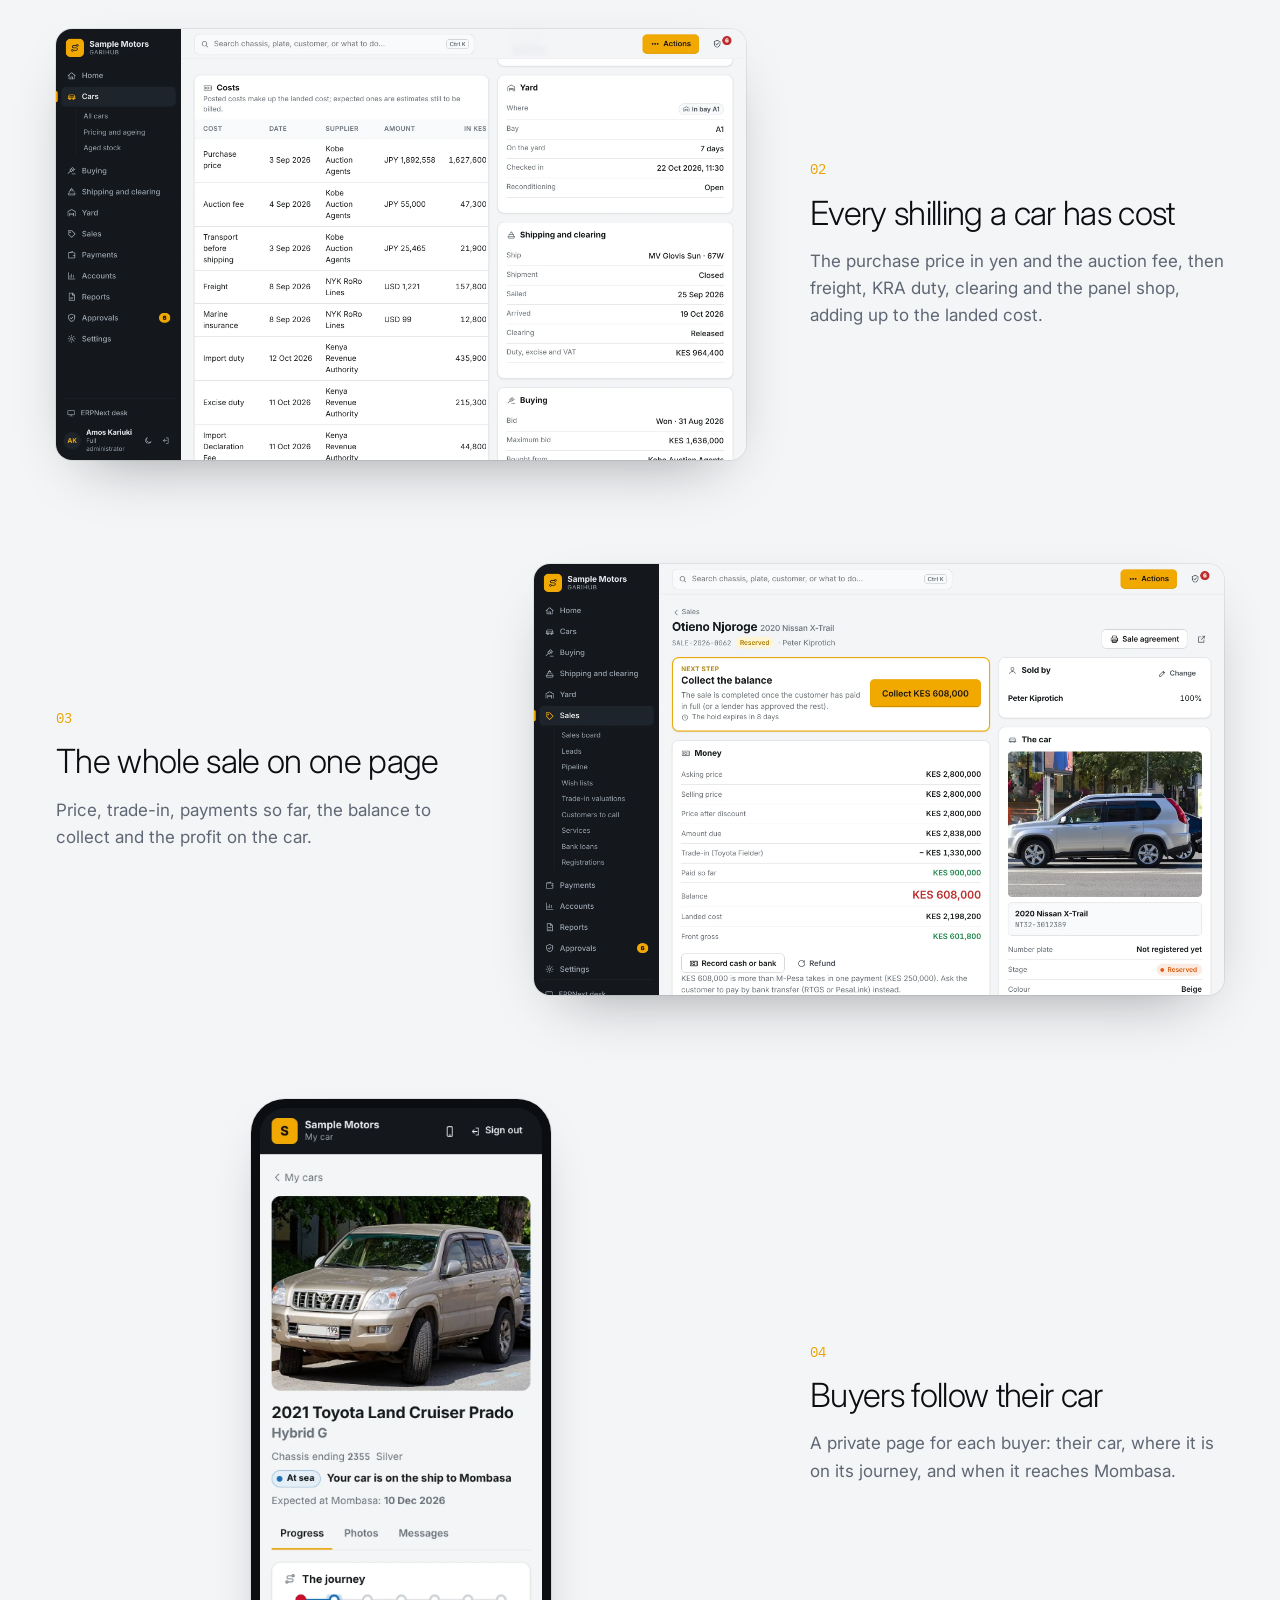
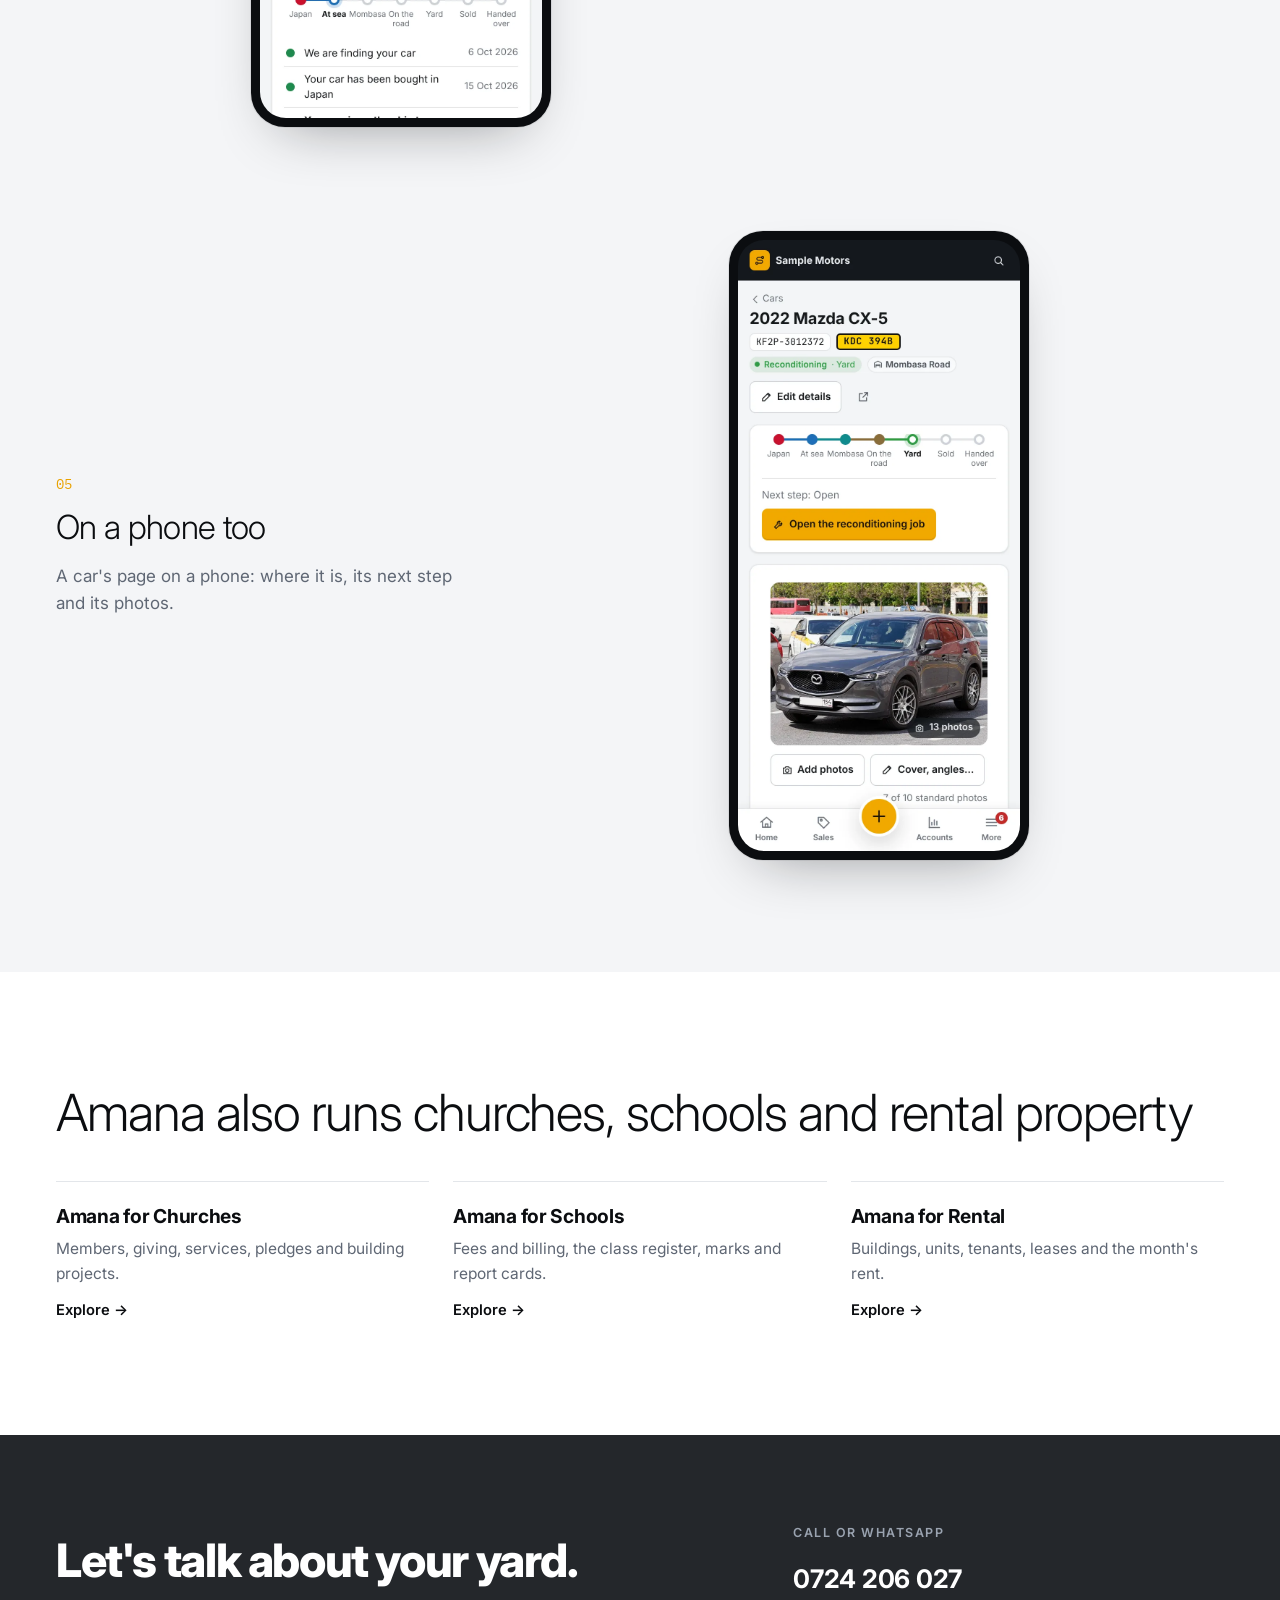
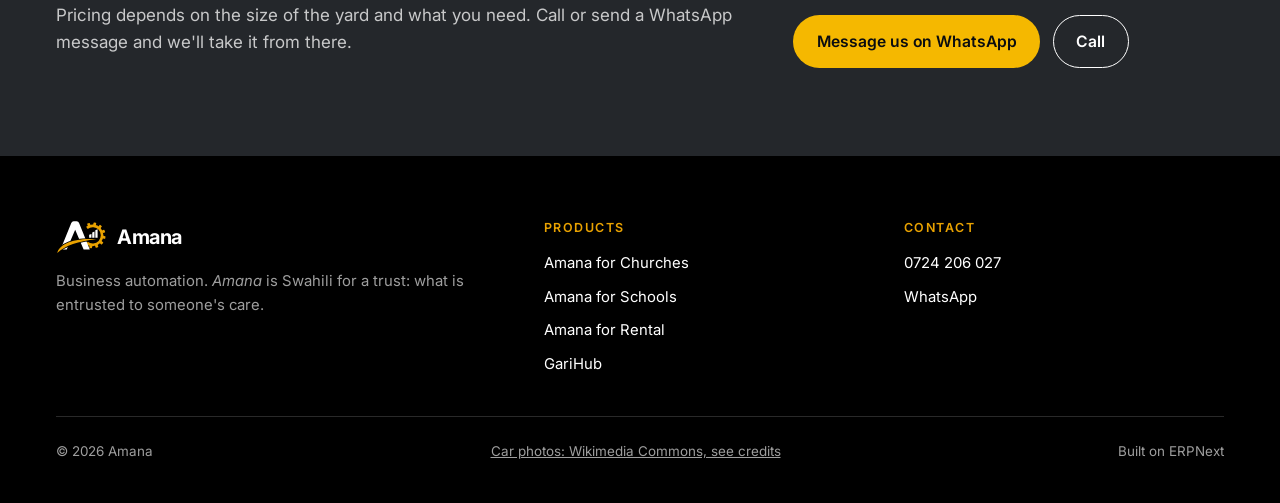
<file: garihub/index.html>
<!doctype html>
<html lang="en">
<head>
<meta charset="utf-8">
<meta name="viewport" content="width=device-width, initial-scale=1, viewport-fit=cover">
<title>GariHub: software for car import yards</title>
<meta name="description" content="GariHub runs a Kenyan car import yard around one file per car: buying abroad, shipping, clearing at Mombasa, the yard, sales, M-Pesa, KRA eTIMS and the books.">
<meta property="og:title" content="GariHub: software for car import yards">
<meta property="og:description" content="GariHub runs a Kenyan car import yard around one file per car: buying abroad, shipping, clearing at Mombasa, the yard, sales, M-Pesa, KRA eTIMS and the books.">
<meta property="og:image" content="https://amana-erp.com/images/garihub/home.webp">
<meta property="og:url" content="https://amana-erp.com/garihub/">
<meta property="og:type" content="website">
<link rel="icon" href="/images/amana.svg" type="image/svg+xml">
<link rel="apple-touch-icon" href="/images/brand/apple-touch-icon.png">
<link rel="preconnect" href="https://fonts.googleapis.com">
<link rel="preconnect" href="https://fonts.gstatic.com" crossorigin>
<link rel="stylesheet" href="https://fonts.googleapis.com/css2?family=Inter:wght@300;400;500;600;700;800&family=IBM+Plex+Mono:wght@400;500&display=swap">
<link rel="stylesheet" href="/css/site.css">
</head>
<body>

<header class="site-header">
	<div class="wrap">
		<a class="logo" href="/"><img src="/images/brand/amana-logo.svg" alt="" width="52" height="34">Amana</a>
		<nav class="site-nav" aria-label="Products">
			<a href="/church/">Church</a>
			<a href="/school/">School</a>
			<a href="/rental/">Rental</a>
			<a href="/garihub/" aria-current="page">GariHub</a>
		</nav>
		<div class="header-actions">
			<a class="btn btn-dark btn-small" href="#contact">Talk to us</a>
			<a class="btn btn-outline btn-small" href="https://wa.me/254724206027" target="_blank" rel="noopener">WhatsApp</a>
		</div>
	</div>
</header>
<main>
	<section class="hero with-shot">
		<div class="wrap">
			<p class="eyebrow">GariHub, by Amana</p>
			<h1>Every car, from the auction to the buyer's keys.</h1>
			<p class="lede">GariHub runs a Kenyan car import yard around one file per car: what it cost to land, where it is today, and what it sold for. Buying, shipping, clearing, the yard, sales and the books, in one place.</p>
			<div class="actions">
				<a class="btn btn-white" href="#contact">Talk to us</a>
				<a class="btn btn-outline" href="#screens">See it at work</a>
			</div>
		</div>
	</section>
	<div class="hero-shot"><div class="wrap"><div class="frame"><img src="/images/garihub/home.webp" alt="GariHub&#x27;s home screen: cash, cars on hand, cars on the way, this month&#x27;s profit and what needs attention" width="1280" height="800"></div></div></div>

	<section class="band">
		<div class="wrap">
			<div class="section-head">
				<h2 class="light">Built for the way a car yard works</h2>
				<p class="lede">Made for yards that bring in a hundred cars a month or more, mostly bought for stock.</p>
			</div>
			<div class="features">
				<article class="feature"><span class="area">Cars</span><h3>One file per car</h3><p>Each car has its own file, kept by chassis number: its stage, photos, documents and every cost from the auction to the handover.</p></article>
				<article class="feature"><span class="area">Buying</span><h3>Know your maximum bid</h3><p>GariHub works out the most to bid in yen from what the car will sell for here, after freight, duty, clearing, repairs and your margin.</p></article>
				<article class="feature"><span class="area">Buying</span><h3>Exact landed cost</h3><p>Buy in yen, pounds or dollars. Every freight, duty and clearing bill tagged to a car goes into that car&#x27;s cost.</p></article>
				<article class="feature"><span class="area">Shipping</span><h3>Ships and arrivals</h3><p>RoRo or container, when each ship reaches Mombasa, freight split per car, and a warning for cars that could miss the import age limit.</p></article>
				<article class="feature"><span class="area">Clearing</span><h3>KRA duty and clearing</h3><p>A duty calculator from KRA&#x27;s CRSP list, a clearing file per car with its document checklist, port free days and storage charges.</p></article>
				<article class="feature"><span class="area">Yard</span><h3>Check-in on a phone</h3><p>Photos, checklist, mileage and bay at check-in; the bay map, repair jobs running late, keys out and stock take by QR label.</p></article>
				<article class="feature"><span class="area">Sales</span><h3>The deal jacket</h3><p>A deposit reserves the car. Trade-ins, payment plans, bank finance, commissions and the printed sale agreement on one page.</p></article>
				<article class="feature"><span class="area">Payments</span><h3>M-Pesa and bank, matched</h3><p>Pay Bill and Till payments come in matched to the right sale. Send a payment request to the buyer&#x27;s phone.</p></article>
				<article class="feature"><span class="area">Kenya</span><h3>KRA eTIMS and payroll</h3><p>Invoices sent to KRA eTIMS, and Kenyan payroll with PAYE, SHIF, NSSF, Housing Levy, P10 and P9A.</p></article>
				<article class="feature"><span class="area">Customers</span><h3>A tracking link per buyer</h3><p>Each buyer gets a private page showing where their car is, with WhatsApp updates as it moves.</p></article>
				<article class="feature"><span class="area">Approvals</span><h3>Nothing slips through</h3><p>Payments abroad, sales below the asking price, refunds and bids over the maximum wait for the owner&#x27;s approval.</p></article>
				<article class="feature"><span class="area">Accounts</span><h3>Profit per car</h3><p>Car profit, stock at landed cost checked against the books, debtors and creditors by age, and statements.</p></article>
			</div>
		</div>
	</section>

	<section class="band grey" id="screens">
		<div class="wrap">
			<div class="section-head">
				<h2 class="light">See it at work</h2>
				<p class="lede">Screens from GariHub on a made-up yard, Sample Motors.</p>
			</div>
			<div class="screens">
				<div class="screen-row">
					<div><span class="num">01</span><h3>Every car on its journey</h3><p>From the auction abroad to the handover: photos, prices and where each car is right now.</p></div>
					<div class="frame"><img src="/images/garihub/cars.webp" alt="The list of cars, each with its photo, price and stage" width="1280" height="800" loading="lazy"></div>
				</div>
				<div class="screen-row">
					<div><span class="num">02</span><h3>Every shilling a car has cost</h3><p>The purchase price in yen and the auction fee, then freight, KRA duty, clearing and the panel shop, adding up to the landed cost.</p></div>
					<div class="frame"><img src="/images/garihub/car-costs.webp" alt="A car&#x27;s costs from purchase to landed cost" width="1280" height="800" loading="lazy"></div>
				</div>
				<div class="screen-row">
					<div><span class="num">03</span><h3>The whole sale on one page</h3><p>Price, trade-in, payments so far, the balance to collect and the profit on the car.</p></div>
					<div class="frame"><img src="/images/garihub/sale.webp" alt="A car sale: price, payments, balance and profit" width="1280" height="800" loading="lazy"></div>
				</div>
				<div class="screen-row phone-row">
					<div><span class="num">04</span><h3>Buyers follow their car</h3><p>A private page for each buyer: their car, where it is on its journey, and when it reaches Mombasa.</p></div>
					<div class="frame phone"><img src="/images/garihub/tracking-phone.webp" alt="A buyer&#x27;s tracking page on a phone" width="390" height="844" loading="lazy"></div>
				</div>
				<div class="screen-row phone-row">
					<div><span class="num">05</span><h3>On a phone too</h3><p>A car&#x27;s page on a phone: where it is, its next step and its photos.</p></div>
					<div class="frame phone"><img src="/images/garihub/car-file-phone.webp" alt="A car&#x27;s page on a phone: where it is, its next step and its photos" width="390" height="844" loading="lazy"></div>
				</div>
			</div>
		</div>
	</section>

	<section class="band">
		<div class="wrap">
			<h2 class="light">Amana also runs churches, schools and rental property</h2>
			<div class="others">
				<a href="/church/"><b>Amana for Churches</b><span>Members, giving, services, pledges and building projects.</span><span class="go">Explore →</span></a>
				<a href="/school/"><b>Amana for Schools</b><span>Fees and billing, the class register, marks and report cards.</span><span class="go">Explore →</span></a>
				<a href="/rental/"><b>Amana for Rental</b><span>Buildings, units, tenants, leases and the month's rent.</span><span class="go">Explore →</span></a>
			</div>
		</div>
	</section>

	<section class="cta" id="contact">
		<div class="wrap">
			<div>
				<h2>Let's talk about your yard.</h2>
				<p>Pricing depends on the size of the yard and what you need. Call or send a WhatsApp message and we'll take it from there.</p>
			</div>
			<div class="cta-side">
				<span class="label">Call or WhatsApp</span>
				<span class="number">0724 206 027</span>
				<div class="actions">
					<a class="btn btn-gold" href="https://wa.me/254724206027" target="_blank" rel="noopener">Message us on WhatsApp</a>
					<a class="btn btn-outline" href="tel:+254724206027">Call</a>
				</div>
			</div>
		</div>
	</section>
</main>

<footer class="site-footer">
	<div class="wrap">
		<div>
			<a class="logo" href="/"><img src="/images/brand/amana-logo-white.svg" alt="" width="52" height="34">Amana</a>
			<p>Business automation. <i>Amana</i> is Swahili for a trust: what is entrusted to someone's care.</p>
		</div>
		<div>
			<h3>Products</h3>
			<ul>
				<li><a href="/church/">Amana for Churches</a></li>
				<li><a href="/school/">Amana for Schools</a></li>
				<li><a href="/rental/">Amana for Rental</a></li>
				<li><a href="/garihub/">GariHub</a></li>
			</ul>
		</div>
		<div>
			<h3>Contact</h3>
			<ul>
				<li><a href="tel:+254724206027">0724 206 027</a></li>
				<li><a href="https://wa.me/254724206027" target="_blank" rel="noopener">WhatsApp</a></li>
			</ul>
		</div>
		<p class="fine"><span>© 2026 Amana</span><span><a href="/garihub/photo-credits.html">Car photos: Wikimedia Commons, see credits</a></span><span>Built on ERPNext</span></p>
	</div>
</footer>
</body>
</html>
</file>
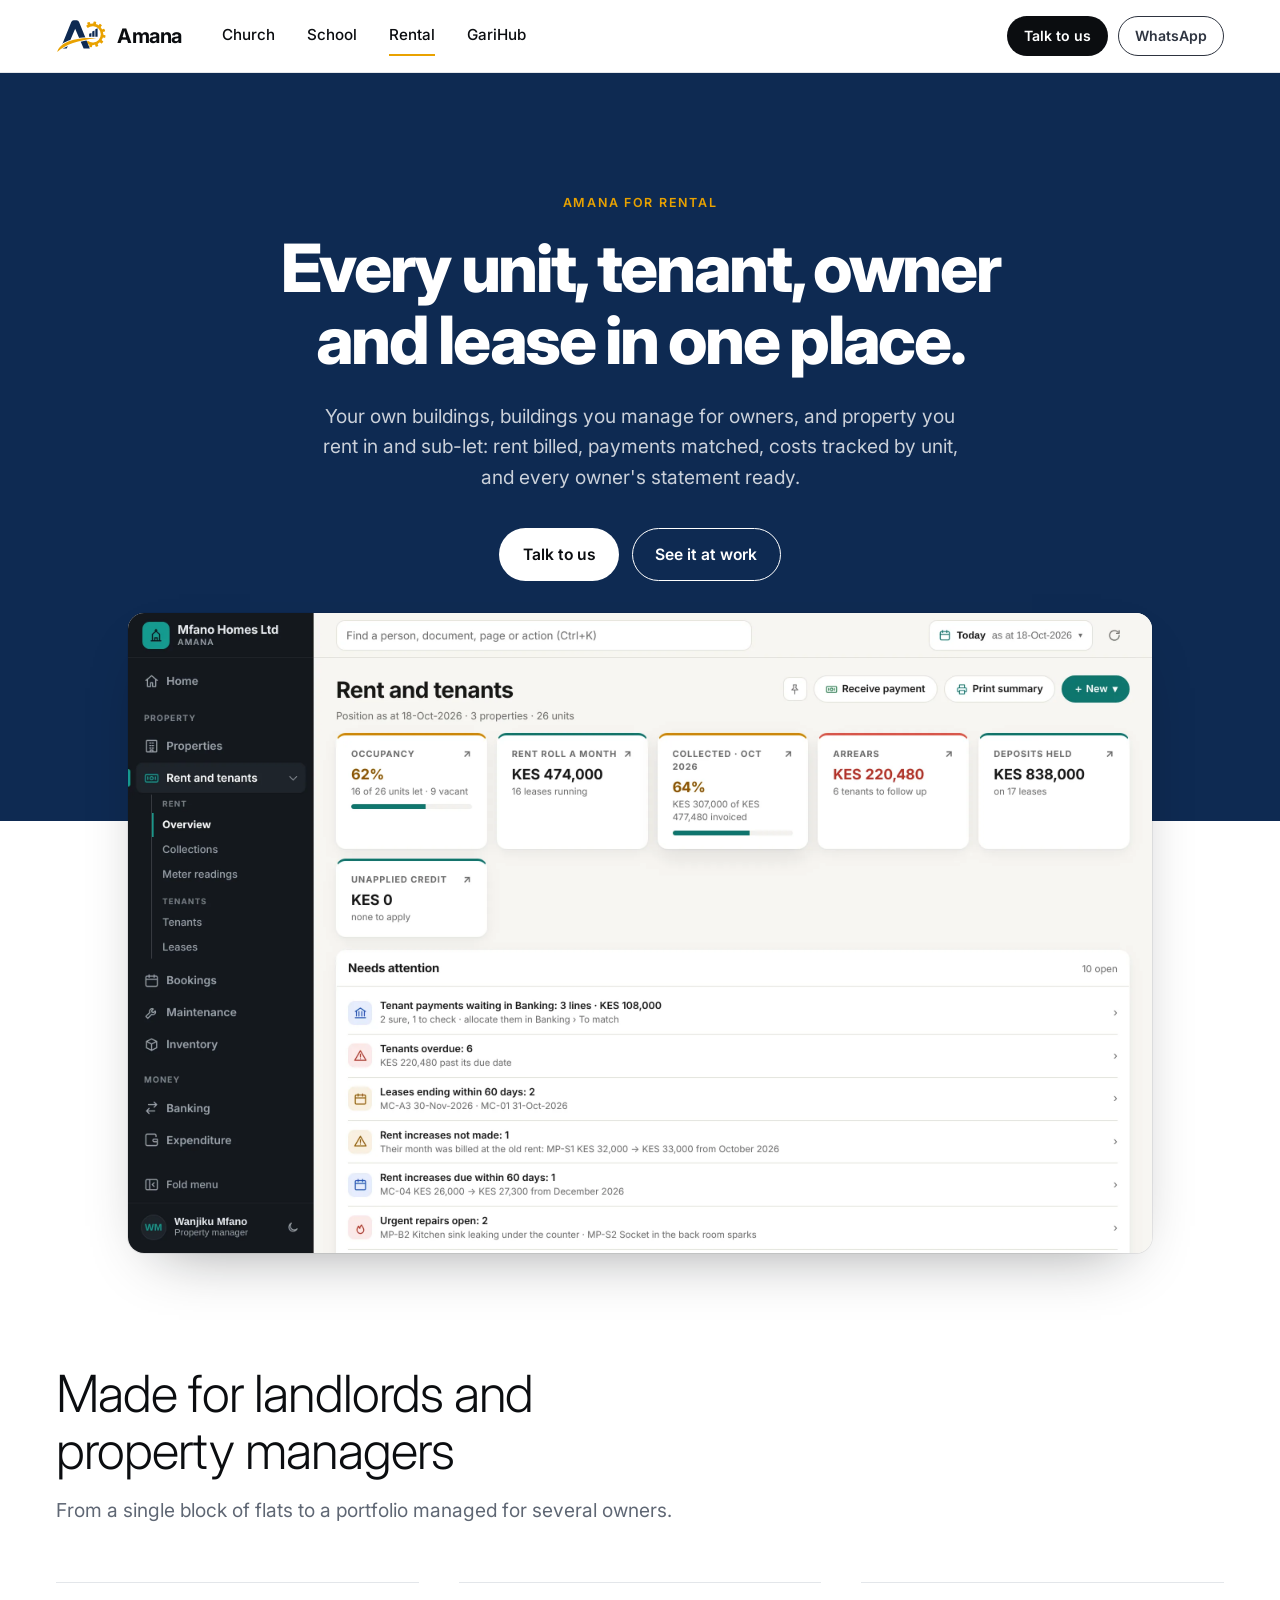
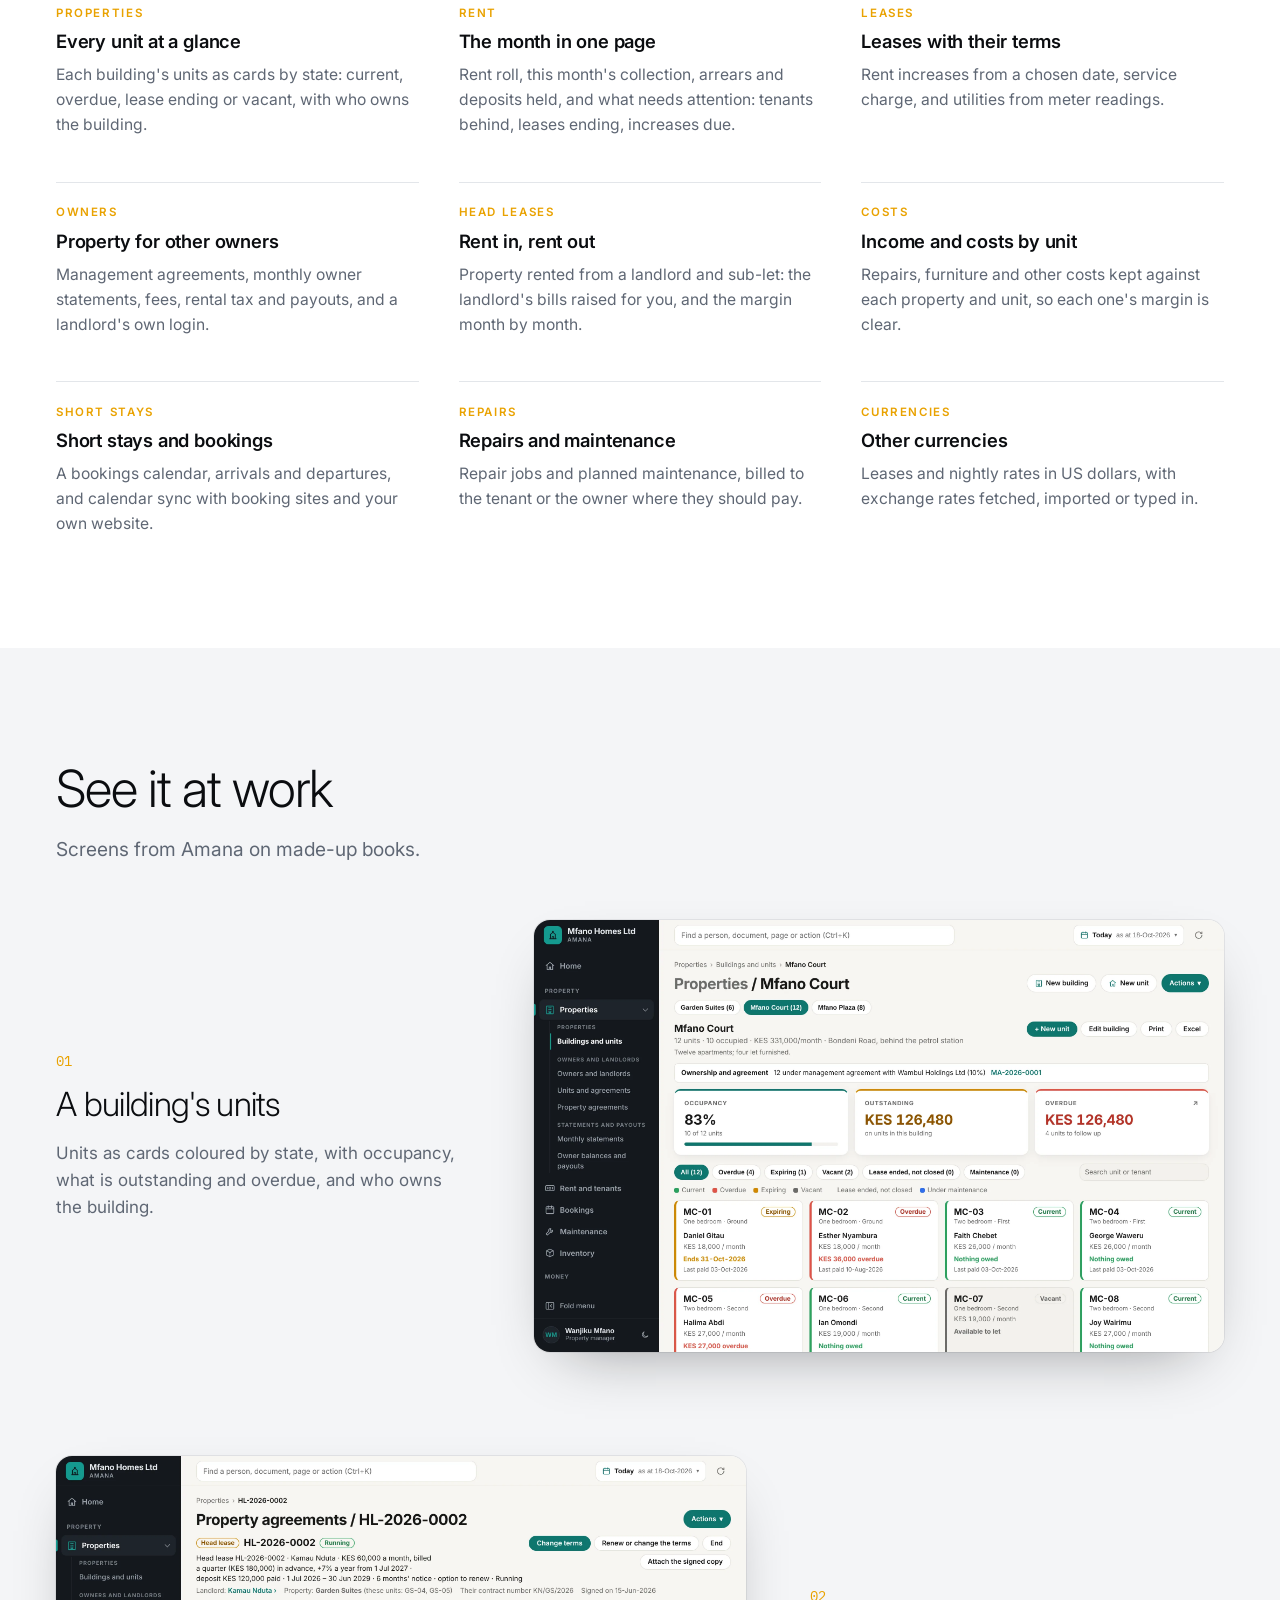
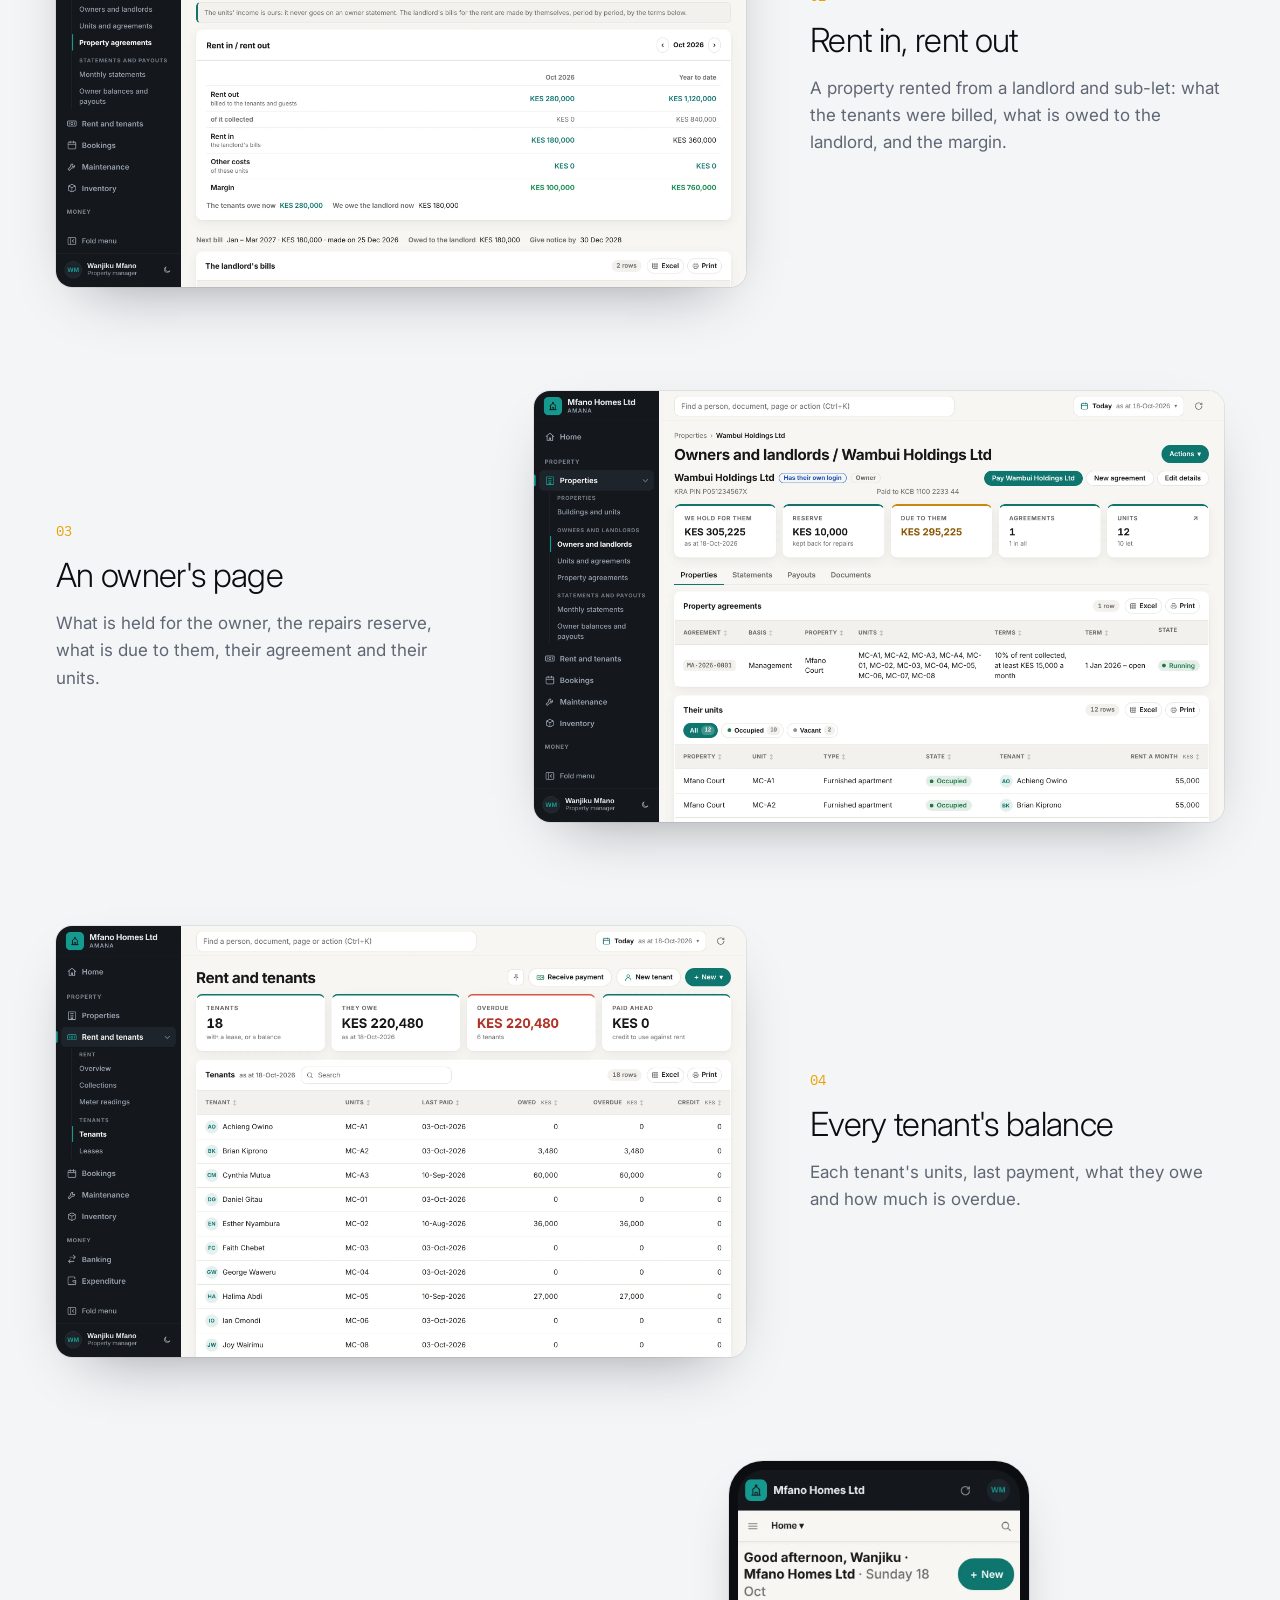
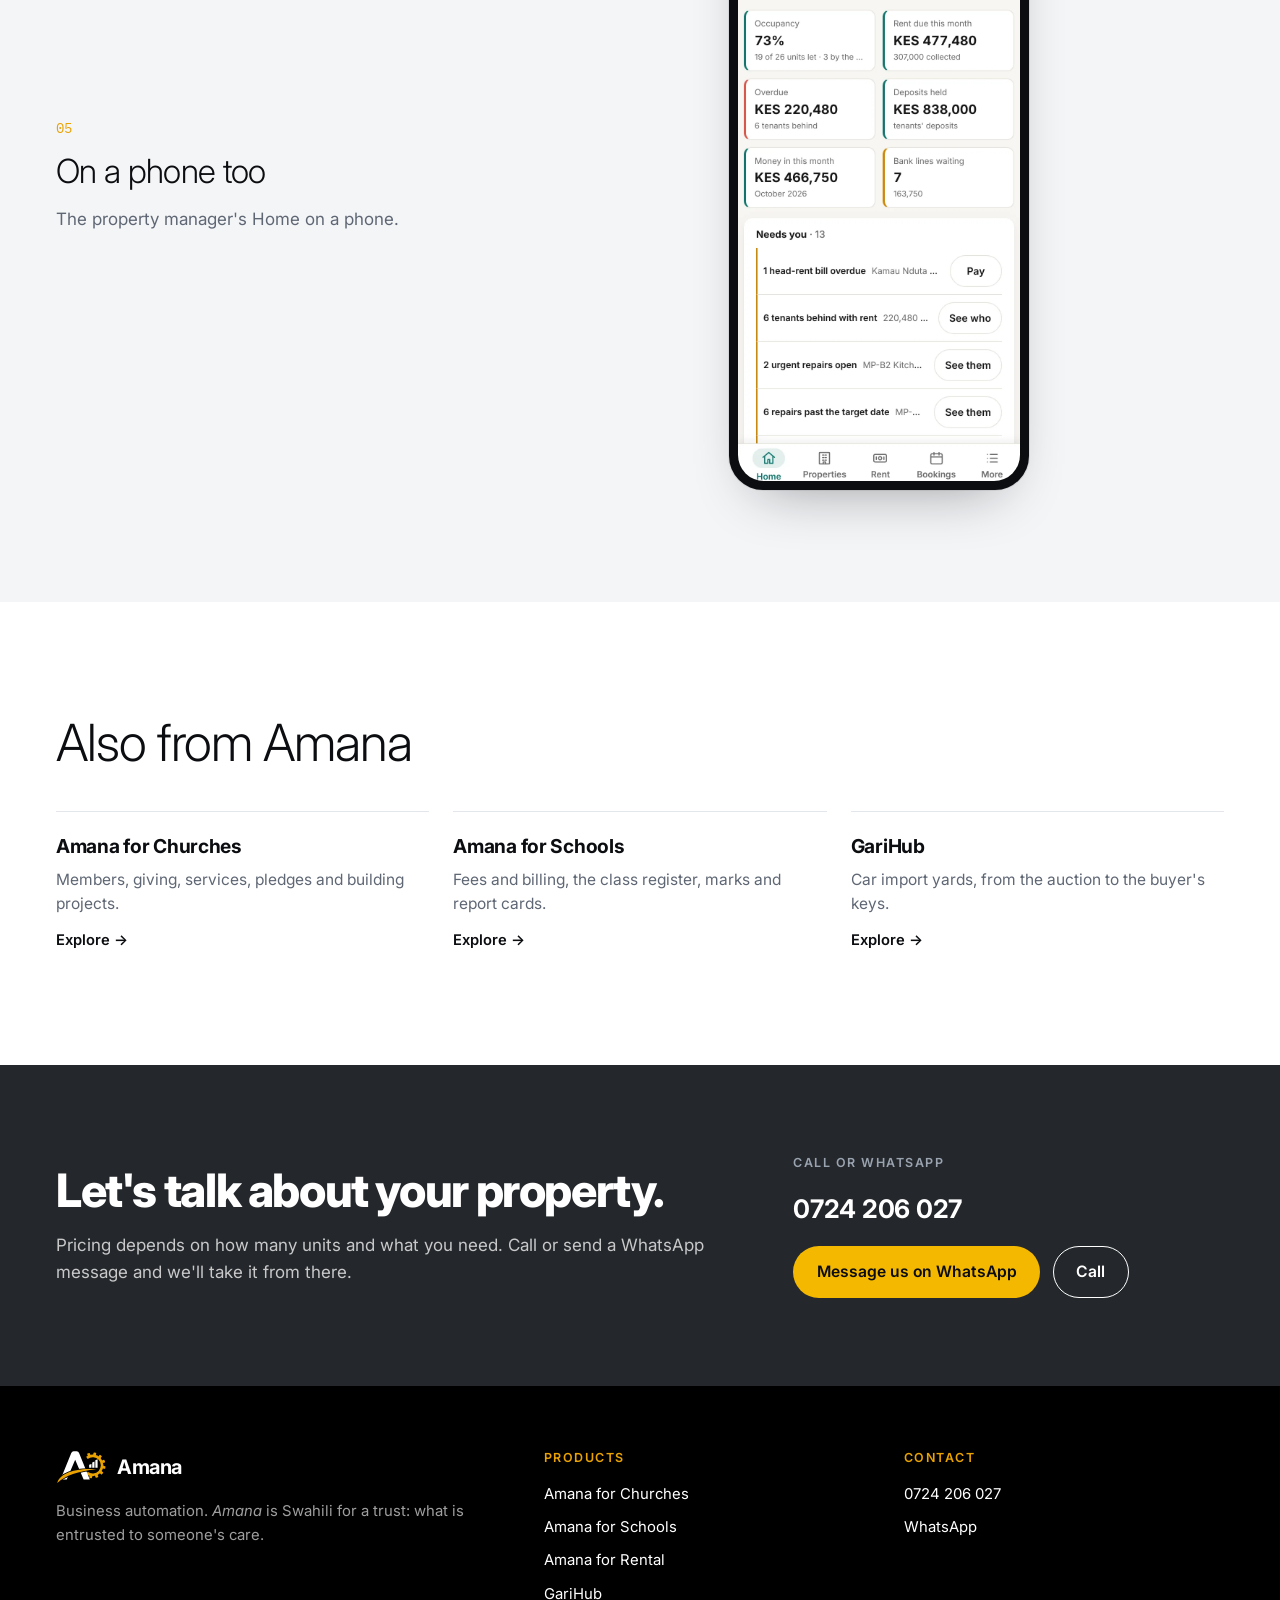
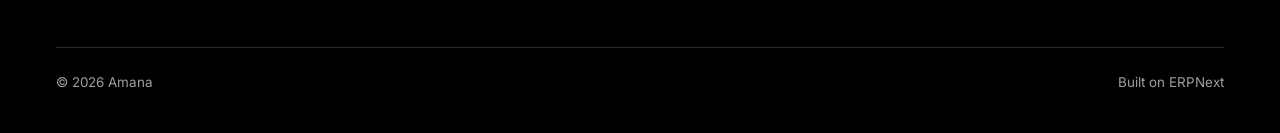
<file: rental/index.html>
<!doctype html>
<html lang="en">
<head>
<meta charset="utf-8">
<meta name="viewport" content="width=device-width, initial-scale=1, viewport-fit=cover">
<title>Amana for Rental</title>
<meta name="description" content="Amana runs rental property: buildings and units, tenants and leases, owners and landlords, head leases and sub-lets, short stays, repairs and costs by unit.">
<meta property="og:title" content="Amana for Rental">
<meta property="og:description" content="Amana runs rental property: buildings and units, tenants and leases, owners and landlords, head leases and sub-lets, short stays, repairs and costs by unit.">
<meta property="og:image" content="https://amana-erp.com/images/rental/rent-overview.webp">
<meta property="og:url" content="https://amana-erp.com/rental/">
<meta property="og:type" content="website">
<link rel="icon" href="/images/amana.svg" type="image/svg+xml">
<link rel="apple-touch-icon" href="/images/brand/apple-touch-icon.png">
<link rel="preconnect" href="https://fonts.googleapis.com">
<link rel="preconnect" href="https://fonts.gstatic.com" crossorigin>
<link rel="stylesheet" href="https://fonts.googleapis.com/css2?family=Inter:wght@300;400;500;600;700;800&family=IBM+Plex+Mono:wght@400;500&display=swap">
<link rel="stylesheet" href="/css/site.css">
</head>
<body>

<header class="site-header">
	<div class="wrap">
		<a class="logo" href="/"><img src="/images/brand/amana-logo.svg" alt="" width="52" height="34">Amana</a>
		<nav class="site-nav" aria-label="Products">
			<a href="/church/">Church</a>
			<a href="/school/">School</a>
			<a href="/rental/" aria-current="page">Rental</a>
			<a href="/garihub/">GariHub</a>
		</nav>
		<div class="header-actions">
			<a class="btn btn-dark btn-small" href="#contact">Talk to us</a>
			<a class="btn btn-outline btn-small" href="https://wa.me/254724206027" target="_blank" rel="noopener">WhatsApp</a>
		</div>
	</div>
</header>
<main>
	<section class="hero with-shot">
		<div class="wrap">
			<p class="eyebrow">Amana for Rental</p>
			<h1>Every unit, tenant, owner and lease in one place.</h1>
			<p class="lede">Your own buildings, buildings you manage for owners, and property you rent in and sub-let: rent billed, payments matched, costs tracked by unit, and every owner's statement ready.</p>
			<div class="actions">
				<a class="btn btn-white" href="#contact">Talk to us</a>
				<a class="btn btn-outline" href="#screens">See it at work</a>
			</div>
		</div>
	</section>
	<div class="hero-shot"><div class="wrap"><div class="frame"><img src="/images/rental/rent-overview.webp" alt="Rent and tenants: occupancy, rent roll, this month&#x27;s collection, arrears and deposits held" width="1280" height="800"></div></div></div>

	<section class="band">
		<div class="wrap">
			<div class="section-head">
				<h2 class="light">Made for landlords and property managers</h2>
				<p class="lede">From a single block of flats to a portfolio managed for several owners.</p>
			</div>
			<div class="features">
				<article class="feature"><span class="area">Properties</span><h3>Every unit at a glance</h3><p>Each building&#x27;s units as cards by state: current, overdue, lease ending or vacant, with who owns the building.</p></article>
				<article class="feature"><span class="area">Rent</span><h3>The month in one page</h3><p>Rent roll, this month&#x27;s collection, arrears and deposits held, and what needs attention: tenants behind, leases ending, increases due.</p></article>
				<article class="feature"><span class="area">Leases</span><h3>Leases with their terms</h3><p>Rent increases from a chosen date, service charge, and utilities from meter readings.</p></article>
				<article class="feature"><span class="area">Owners</span><h3>Property for other owners</h3><p>Management agreements, monthly owner statements, fees, rental tax and payouts, and a landlord&#x27;s own login.</p></article>
				<article class="feature"><span class="area">Head leases</span><h3>Rent in, rent out</h3><p>Property rented from a landlord and sub-let: the landlord&#x27;s bills raised for you, and the margin month by month.</p></article>
				<article class="feature"><span class="area">Costs</span><h3>Income and costs by unit</h3><p>Repairs, furniture and other costs kept against each property and unit, so each one&#x27;s margin is clear.</p></article>
				<article class="feature"><span class="area">Short stays</span><h3>Short stays and bookings</h3><p>A bookings calendar, arrivals and departures, and calendar sync with booking sites and your own website.</p></article>
				<article class="feature"><span class="area">Repairs</span><h3>Repairs and maintenance</h3><p>Repair jobs and planned maintenance, billed to the tenant or the owner where they should pay.</p></article>
				<article class="feature"><span class="area">Currencies</span><h3>Other currencies</h3><p>Leases and nightly rates in US dollars, with exchange rates fetched, imported or typed in.</p></article>
			</div>
		</div>
	</section>

	<section class="band grey" id="screens">
		<div class="wrap">
			<div class="section-head">
				<h2 class="light">See it at work</h2>
				<p class="lede">Screens from Amana on made-up books.</p>
			</div>
			<div class="screens">
				<div class="screen-row">
					<div><span class="num">01</span><h3>A building&#x27;s units</h3><p>Units as cards coloured by state, with occupancy, what is outstanding and overdue, and who owns the building.</p></div>
					<div class="frame"><img src="/images/rental/properties.webp" alt="A building&#x27;s units, coloured by state" width="1280" height="800" loading="lazy"></div>
				</div>
				<div class="screen-row">
					<div><span class="num">02</span><h3>Rent in, rent out</h3><p>A property rented from a landlord and sub-let: what the tenants were billed, what is owed to the landlord, and the margin.</p></div>
					<div class="frame"><img src="/images/rental/head-lease.webp" alt="A head lease&#x27;s rent in and rent out" width="1280" height="800" loading="lazy"></div>
				</div>
				<div class="screen-row">
					<div><span class="num">03</span><h3>An owner&#x27;s page</h3><p>What is held for the owner, the repairs reserve, what is due to them, their agreement and their units.</p></div>
					<div class="frame"><img src="/images/rental/owner.webp" alt="An owner&#x27;s page" width="1280" height="800" loading="lazy"></div>
				</div>
				<div class="screen-row">
					<div><span class="num">04</span><h3>Every tenant&#x27;s balance</h3><p>Each tenant&#x27;s units, last payment, what they owe and how much is overdue.</p></div>
					<div class="frame"><img src="/images/rental/tenants.webp" alt="Tenants with what they owe" width="1280" height="800" loading="lazy"></div>
				</div>
				<div class="screen-row phone-row">
					<div><span class="num">05</span><h3>On a phone too</h3><p>The property manager&#x27;s Home on a phone.</p></div>
					<div class="frame phone"><img src="/images/rental/home-phone.webp" alt="The property manager&#x27;s Home on a phone" width="390" height="844" loading="lazy"></div>
				</div>
			</div>
		</div>
	</section>

	<section class="band">
		<div class="wrap">
			<h2 class="light">Also from Amana</h2>
			<div class="others">
				<a href="/church/"><b>Amana for Churches</b><span>Members, giving, services, pledges and building projects.</span><span class="go">Explore →</span></a>
				<a href="/school/"><b>Amana for Schools</b><span>Fees and billing, the class register, marks and report cards.</span><span class="go">Explore →</span></a>
				<a href="/garihub/"><b>GariHub</b><span>Car import yards, from the auction to the buyer's keys.</span><span class="go">Explore →</span></a>
			</div>
		</div>
	</section>

	<section class="cta" id="contact">
		<div class="wrap">
			<div>
				<h2>Let's talk about your property.</h2>
				<p>Pricing depends on how many units and what you need. Call or send a WhatsApp message and we'll take it from there.</p>
			</div>
			<div class="cta-side">
				<span class="label">Call or WhatsApp</span>
				<span class="number">0724 206 027</span>
				<div class="actions">
					<a class="btn btn-gold" href="https://wa.me/254724206027" target="_blank" rel="noopener">Message us on WhatsApp</a>
					<a class="btn btn-outline" href="tel:+254724206027">Call</a>
				</div>
			</div>
		</div>
	</section>
</main>

<footer class="site-footer">
	<div class="wrap">
		<div>
			<a class="logo" href="/"><img src="/images/brand/amana-logo-white.svg" alt="" width="52" height="34">Amana</a>
			<p>Business automation. <i>Amana</i> is Swahili for a trust: what is entrusted to someone's care.</p>
		</div>
		<div>
			<h3>Products</h3>
			<ul>
				<li><a href="/church/">Amana for Churches</a></li>
				<li><a href="/school/">Amana for Schools</a></li>
				<li><a href="/rental/">Amana for Rental</a></li>
				<li><a href="/garihub/">GariHub</a></li>
			</ul>
		</div>
		<div>
			<h3>Contact</h3>
			<ul>
				<li><a href="tel:+254724206027">0724 206 027</a></li>
				<li><a href="https://wa.me/254724206027" target="_blank" rel="noopener">WhatsApp</a></li>
			</ul>
		</div>
		<p class="fine"><span>© 2026 Amana</span><span>Built on ERPNext</span></p>
	</div>
</footer>
</body>
</html>
</file>
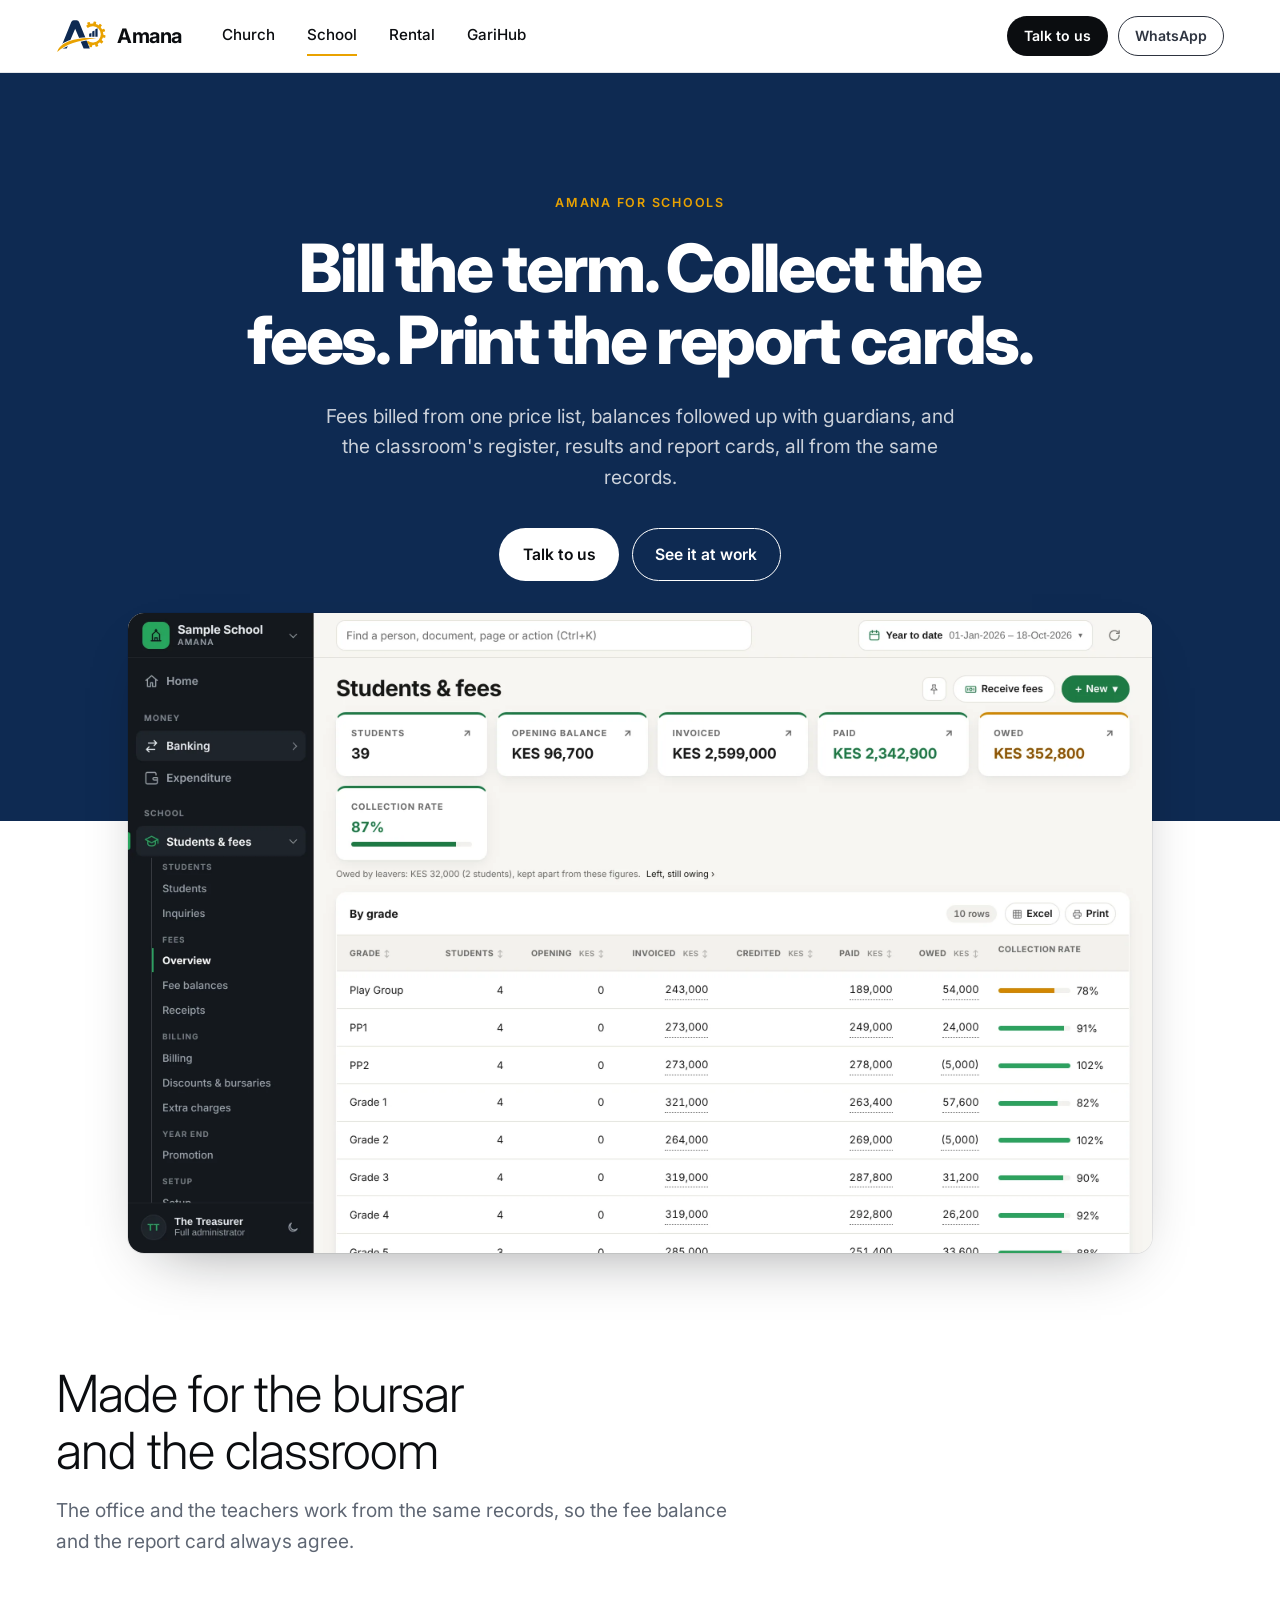
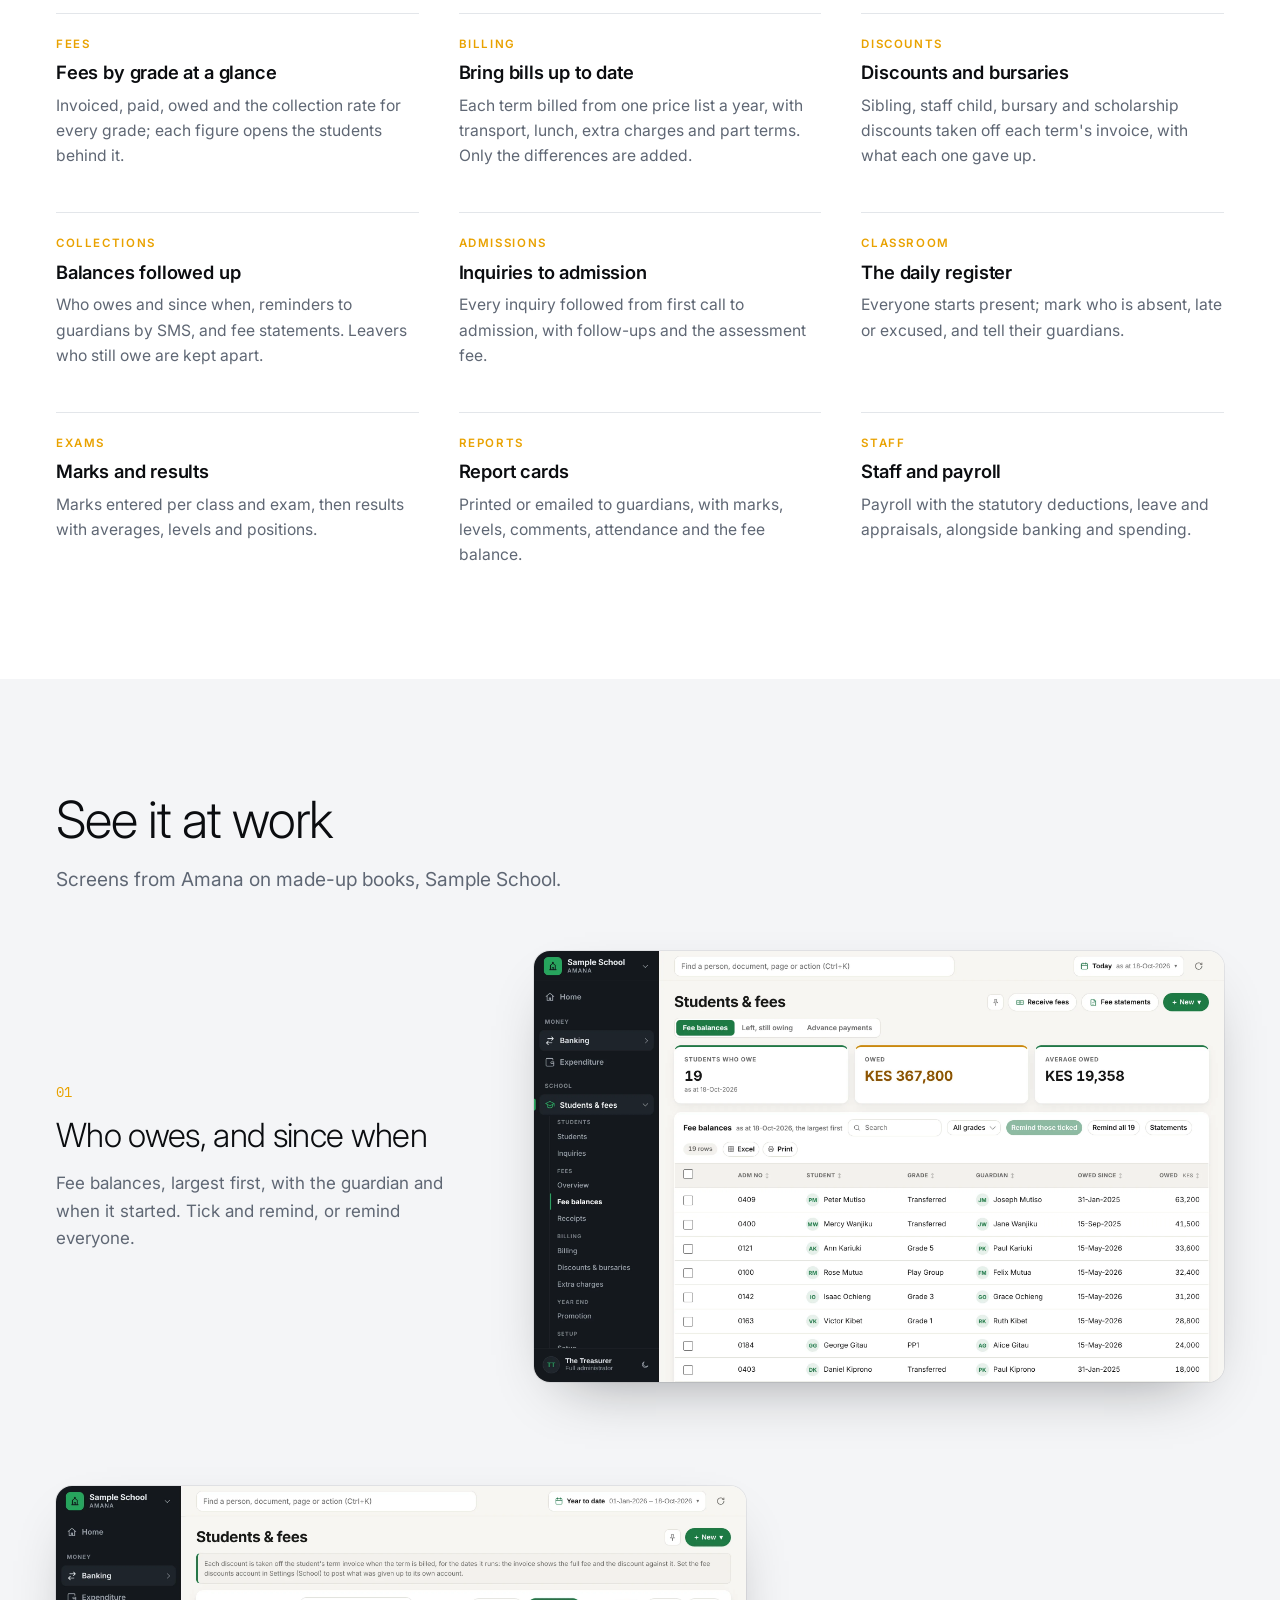
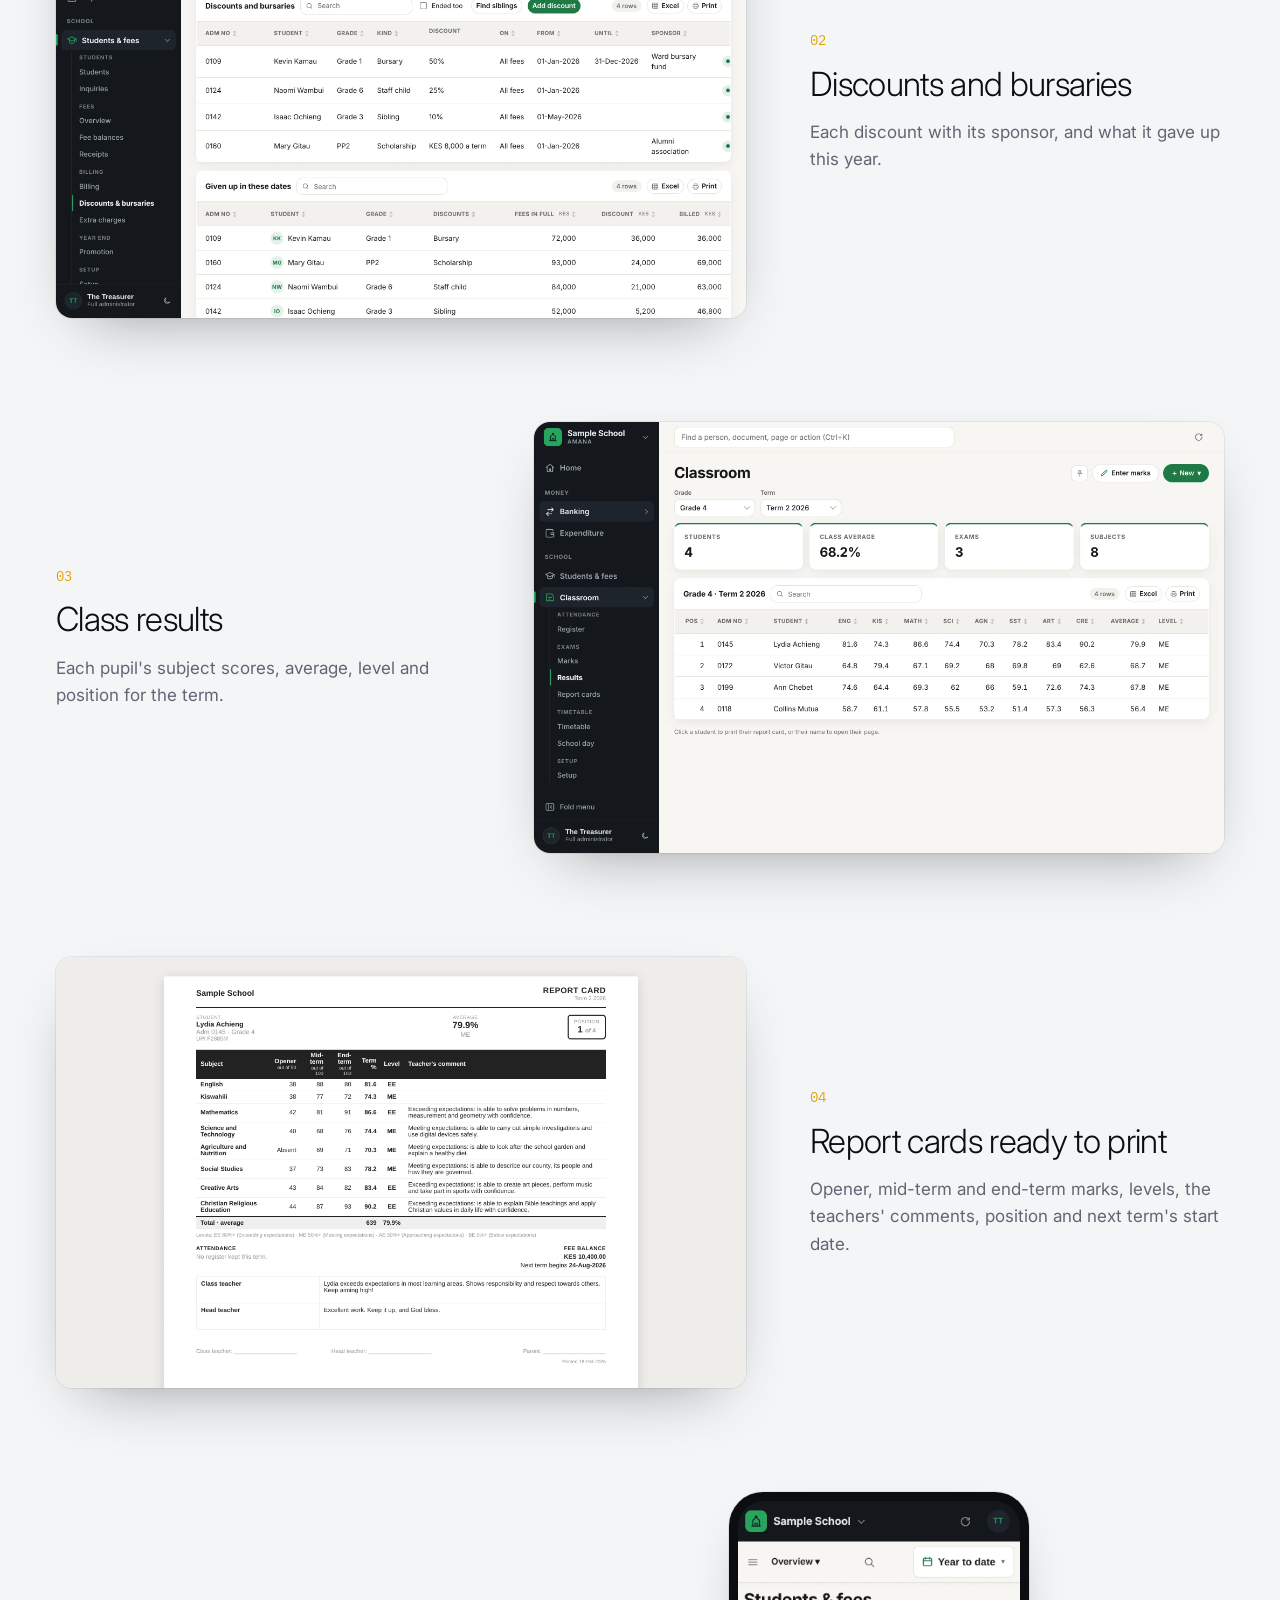
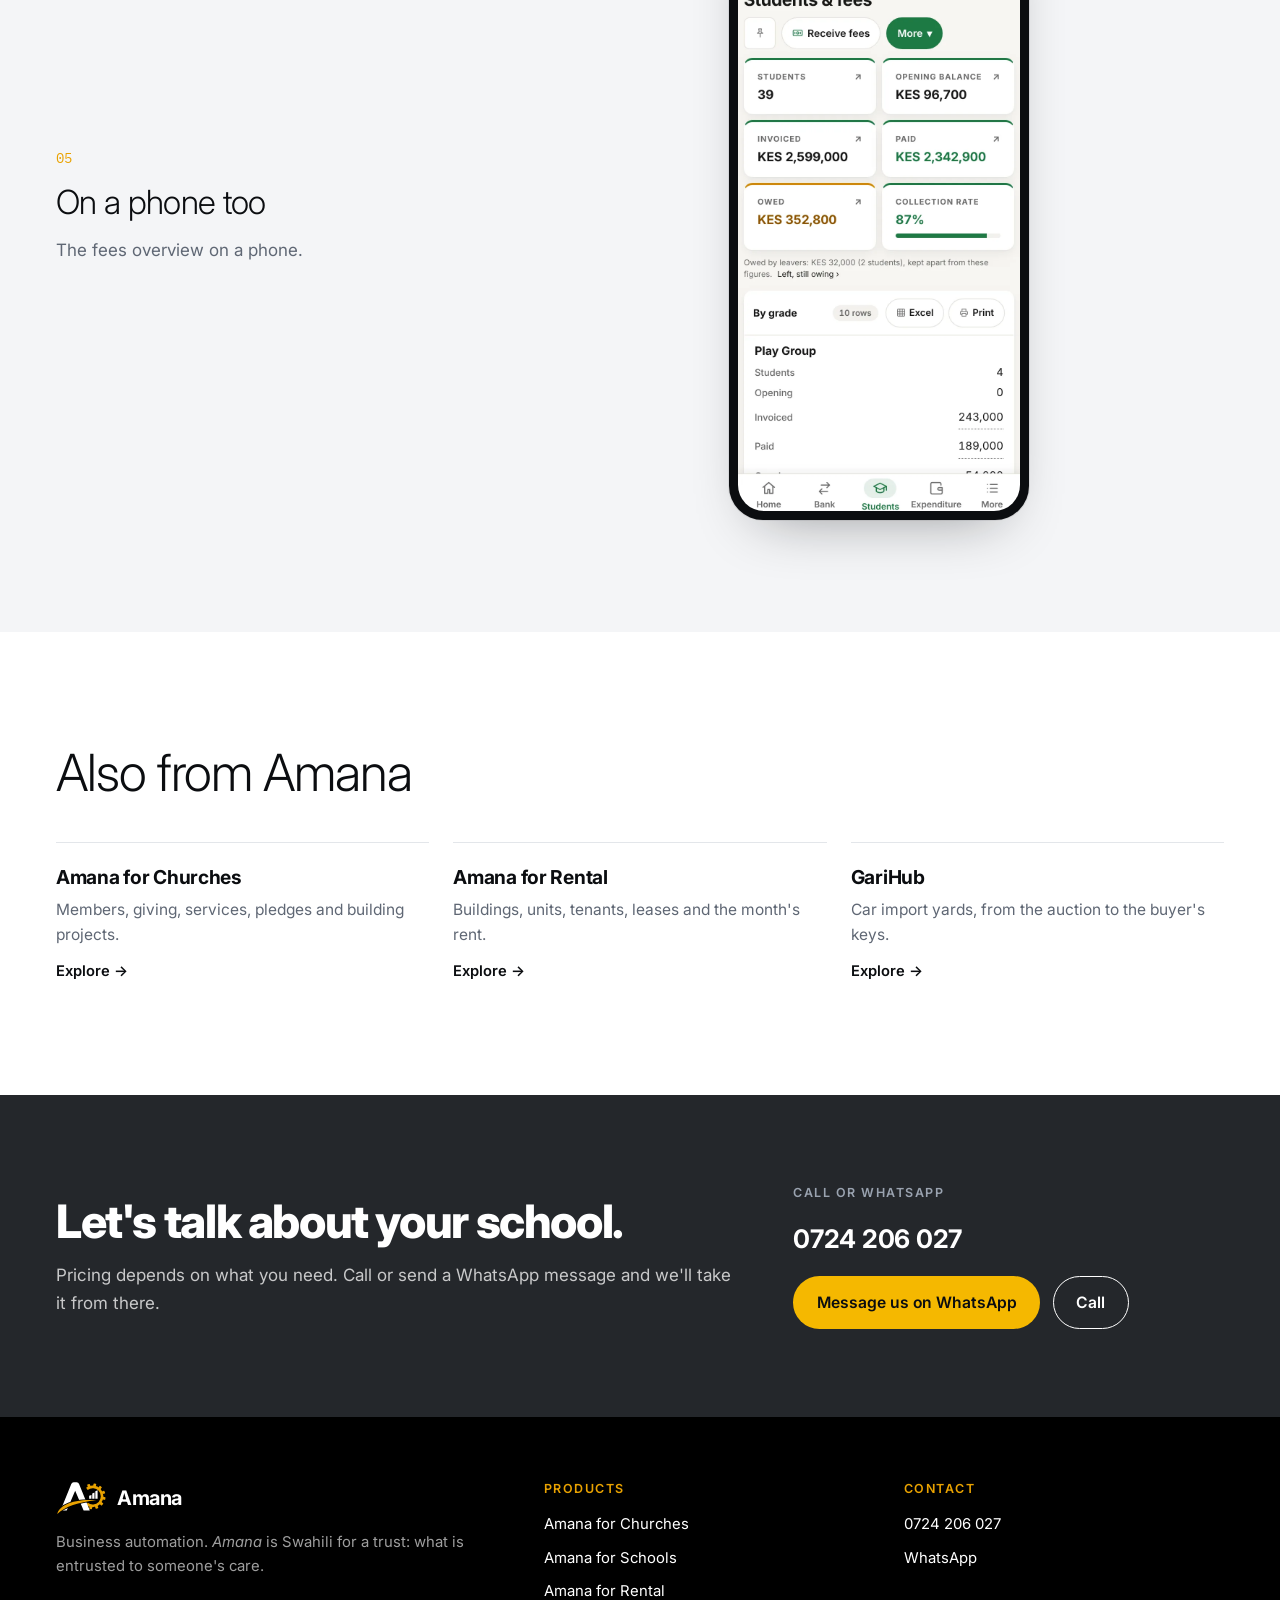
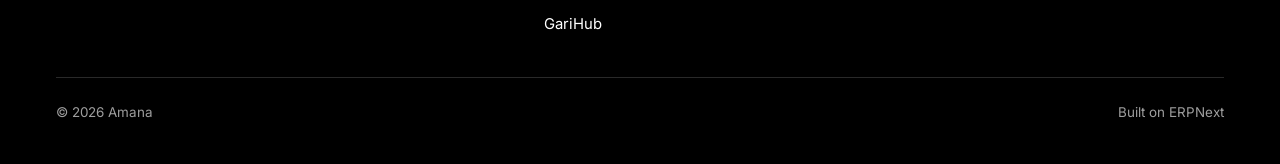
<file: school/index.html>
<!doctype html>
<html lang="en">
<head>
<meta charset="utf-8">
<meta name="viewport" content="width=device-width, initial-scale=1, viewport-fit=cover">
<title>Amana for Schools</title>
<meta name="description" content="Amana bills a school&#x27;s term from its price list, follows up balances with guardians, and runs the class register, results and report cards.">
<meta property="og:title" content="Amana for Schools">
<meta property="og:description" content="Amana bills a school&#x27;s term from its price list, follows up balances with guardians, and runs the class register, results and report cards.">
<meta property="og:image" content="https://amana-erp.com/images/school/students-fees.webp">
<meta property="og:url" content="https://amana-erp.com/school/">
<meta property="og:type" content="website">
<link rel="icon" href="/images/amana.svg" type="image/svg+xml">
<link rel="apple-touch-icon" href="/images/brand/apple-touch-icon.png">
<link rel="preconnect" href="https://fonts.googleapis.com">
<link rel="preconnect" href="https://fonts.gstatic.com" crossorigin>
<link rel="stylesheet" href="https://fonts.googleapis.com/css2?family=Inter:wght@300;400;500;600;700;800&family=IBM+Plex+Mono:wght@400;500&display=swap">
<link rel="stylesheet" href="/css/site.css">
</head>
<body>

<header class="site-header">
	<div class="wrap">
		<a class="logo" href="/"><img src="/images/brand/amana-logo.svg" alt="" width="52" height="34">Amana</a>
		<nav class="site-nav" aria-label="Products">
			<a href="/church/">Church</a>
			<a href="/school/" aria-current="page">School</a>
			<a href="/rental/">Rental</a>
			<a href="/garihub/">GariHub</a>
		</nav>
		<div class="header-actions">
			<a class="btn btn-dark btn-small" href="#contact">Talk to us</a>
			<a class="btn btn-outline btn-small" href="https://wa.me/254724206027" target="_blank" rel="noopener">WhatsApp</a>
		</div>
	</div>
</header>
<main>
	<section class="hero with-shot">
		<div class="wrap">
			<p class="eyebrow">Amana for Schools</p>
			<h1>Bill the term. Collect the fees. Print the report cards.</h1>
			<p class="lede">Fees billed from one price list, balances followed up with guardians, and the classroom's register, results and report cards, all from the same records.</p>
			<div class="actions">
				<a class="btn btn-white" href="#contact">Talk to us</a>
				<a class="btn btn-outline" href="#screens">See it at work</a>
			</div>
		</div>
	</section>
	<div class="hero-shot"><div class="wrap"><div class="frame"><img src="/images/school/students-fees.webp" alt="Students and fees: invoiced, paid, owed and the collection rate for the school and each grade" width="1280" height="800"></div></div></div>

	<section class="band">
		<div class="wrap">
			<div class="section-head">
				<h2 class="light">Made for the bursar and the classroom</h2>
				<p class="lede">The office and the teachers work from the same records, so the fee balance and the report card always agree.</p>
			</div>
			<div class="features">
				<article class="feature"><span class="area">Fees</span><h3>Fees by grade at a glance</h3><p>Invoiced, paid, owed and the collection rate for every grade; each figure opens the students behind it.</p></article>
				<article class="feature"><span class="area">Billing</span><h3>Bring bills up to date</h3><p>Each term billed from one price list a year, with transport, lunch, extra charges and part terms. Only the differences are added.</p></article>
				<article class="feature"><span class="area">Discounts</span><h3>Discounts and bursaries</h3><p>Sibling, staff child, bursary and scholarship discounts taken off each term&#x27;s invoice, with what each one gave up.</p></article>
				<article class="feature"><span class="area">Collections</span><h3>Balances followed up</h3><p>Who owes and since when, reminders to guardians by SMS, and fee statements. Leavers who still owe are kept apart.</p></article>
				<article class="feature"><span class="area">Admissions</span><h3>Inquiries to admission</h3><p>Every inquiry followed from first call to admission, with follow-ups and the assessment fee.</p></article>
				<article class="feature"><span class="area">Classroom</span><h3>The daily register</h3><p>Everyone starts present; mark who is absent, late or excused, and tell their guardians.</p></article>
				<article class="feature"><span class="area">Exams</span><h3>Marks and results</h3><p>Marks entered per class and exam, then results with averages, levels and positions.</p></article>
				<article class="feature"><span class="area">Reports</span><h3>Report cards</h3><p>Printed or emailed to guardians, with marks, levels, comments, attendance and the fee balance.</p></article>
				<article class="feature"><span class="area">Staff</span><h3>Staff and payroll</h3><p>Payroll with the statutory deductions, leave and appraisals, alongside banking and spending.</p></article>
			</div>
		</div>
	</section>

	<section class="band grey" id="screens">
		<div class="wrap">
			<div class="section-head">
				<h2 class="light">See it at work</h2>
				<p class="lede">Screens from Amana on made-up books, Sample School.</p>
			</div>
			<div class="screens">
				<div class="screen-row">
					<div><span class="num">01</span><h3>Who owes, and since when</h3><p>Fee balances, largest first, with the guardian and when it started. Tick and remind, or remind everyone.</p></div>
					<div class="frame"><img src="/images/school/fee-balances.webp" alt="Fee balances with guardians and owed-since dates" width="1280" height="800" loading="lazy"></div>
				</div>
				<div class="screen-row">
					<div><span class="num">02</span><h3>Discounts and bursaries</h3><p>Each discount with its sponsor, and what it gave up this year.</p></div>
					<div class="frame"><img src="/images/school/discounts-bursaries.webp" alt="Discounts and bursaries" width="1280" height="800" loading="lazy"></div>
				</div>
				<div class="screen-row">
					<div><span class="num">03</span><h3>Class results</h3><p>Each pupil&#x27;s subject scores, average, level and position for the term.</p></div>
					<div class="frame"><img src="/images/school/results.webp" alt="Class results for a grade and term" width="1280" height="800" loading="lazy"></div>
				</div>
				<div class="screen-row">
					<div><span class="num">04</span><h3>Report cards ready to print</h3><p>Opener, mid-term and end-term marks, levels, the teachers&#x27; comments, position and next term&#x27;s start date.</p></div>
					<div class="frame"><img src="/images/school/report-card.webp" alt="A printed report card" width="1280" height="800" loading="lazy"></div>
				</div>
				<div class="screen-row phone-row">
					<div><span class="num">05</span><h3>On a phone too</h3><p>The fees overview on a phone.</p></div>
					<div class="frame phone"><img src="/images/school/students-fees-phone.webp" alt="The fees overview on a phone" width="390" height="844" loading="lazy"></div>
				</div>
			</div>
		</div>
	</section>

	<section class="band">
		<div class="wrap">
			<h2 class="light">Also from Amana</h2>
			<div class="others">
				<a href="/church/"><b>Amana for Churches</b><span>Members, giving, services, pledges and building projects.</span><span class="go">Explore →</span></a>
				<a href="/rental/"><b>Amana for Rental</b><span>Buildings, units, tenants, leases and the month's rent.</span><span class="go">Explore →</span></a>
				<a href="/garihub/"><b>GariHub</b><span>Car import yards, from the auction to the buyer's keys.</span><span class="go">Explore →</span></a>
			</div>
		</div>
	</section>

	<section class="cta" id="contact">
		<div class="wrap">
			<div>
				<h2>Let's talk about your school.</h2>
				<p>Pricing depends on what you need. Call or send a WhatsApp message and we'll take it from there.</p>
			</div>
			<div class="cta-side">
				<span class="label">Call or WhatsApp</span>
				<span class="number">0724 206 027</span>
				<div class="actions">
					<a class="btn btn-gold" href="https://wa.me/254724206027" target="_blank" rel="noopener">Message us on WhatsApp</a>
					<a class="btn btn-outline" href="tel:+254724206027">Call</a>
				</div>
			</div>
		</div>
	</section>
</main>

<footer class="site-footer">
	<div class="wrap">
		<div>
			<a class="logo" href="/"><img src="/images/brand/amana-logo-white.svg" alt="" width="52" height="34">Amana</a>
			<p>Business automation. <i>Amana</i> is Swahili for a trust: what is entrusted to someone's care.</p>
		</div>
		<div>
			<h3>Products</h3>
			<ul>
				<li><a href="/church/">Amana for Churches</a></li>
				<li><a href="/school/">Amana for Schools</a></li>
				<li><a href="/rental/">Amana for Rental</a></li>
				<li><a href="/garihub/">GariHub</a></li>
			</ul>
		</div>
		<div>
			<h3>Contact</h3>
			<ul>
				<li><a href="tel:+254724206027">0724 206 027</a></li>
				<li><a href="https://wa.me/254724206027" target="_blank" rel="noopener">WhatsApp</a></li>
			</ul>
		</div>
		<p class="fine"><span>© 2026 Amana</span><span>Built on ERPNext</span></p>
	</div>
</footer>
</body>
</html>
</file>
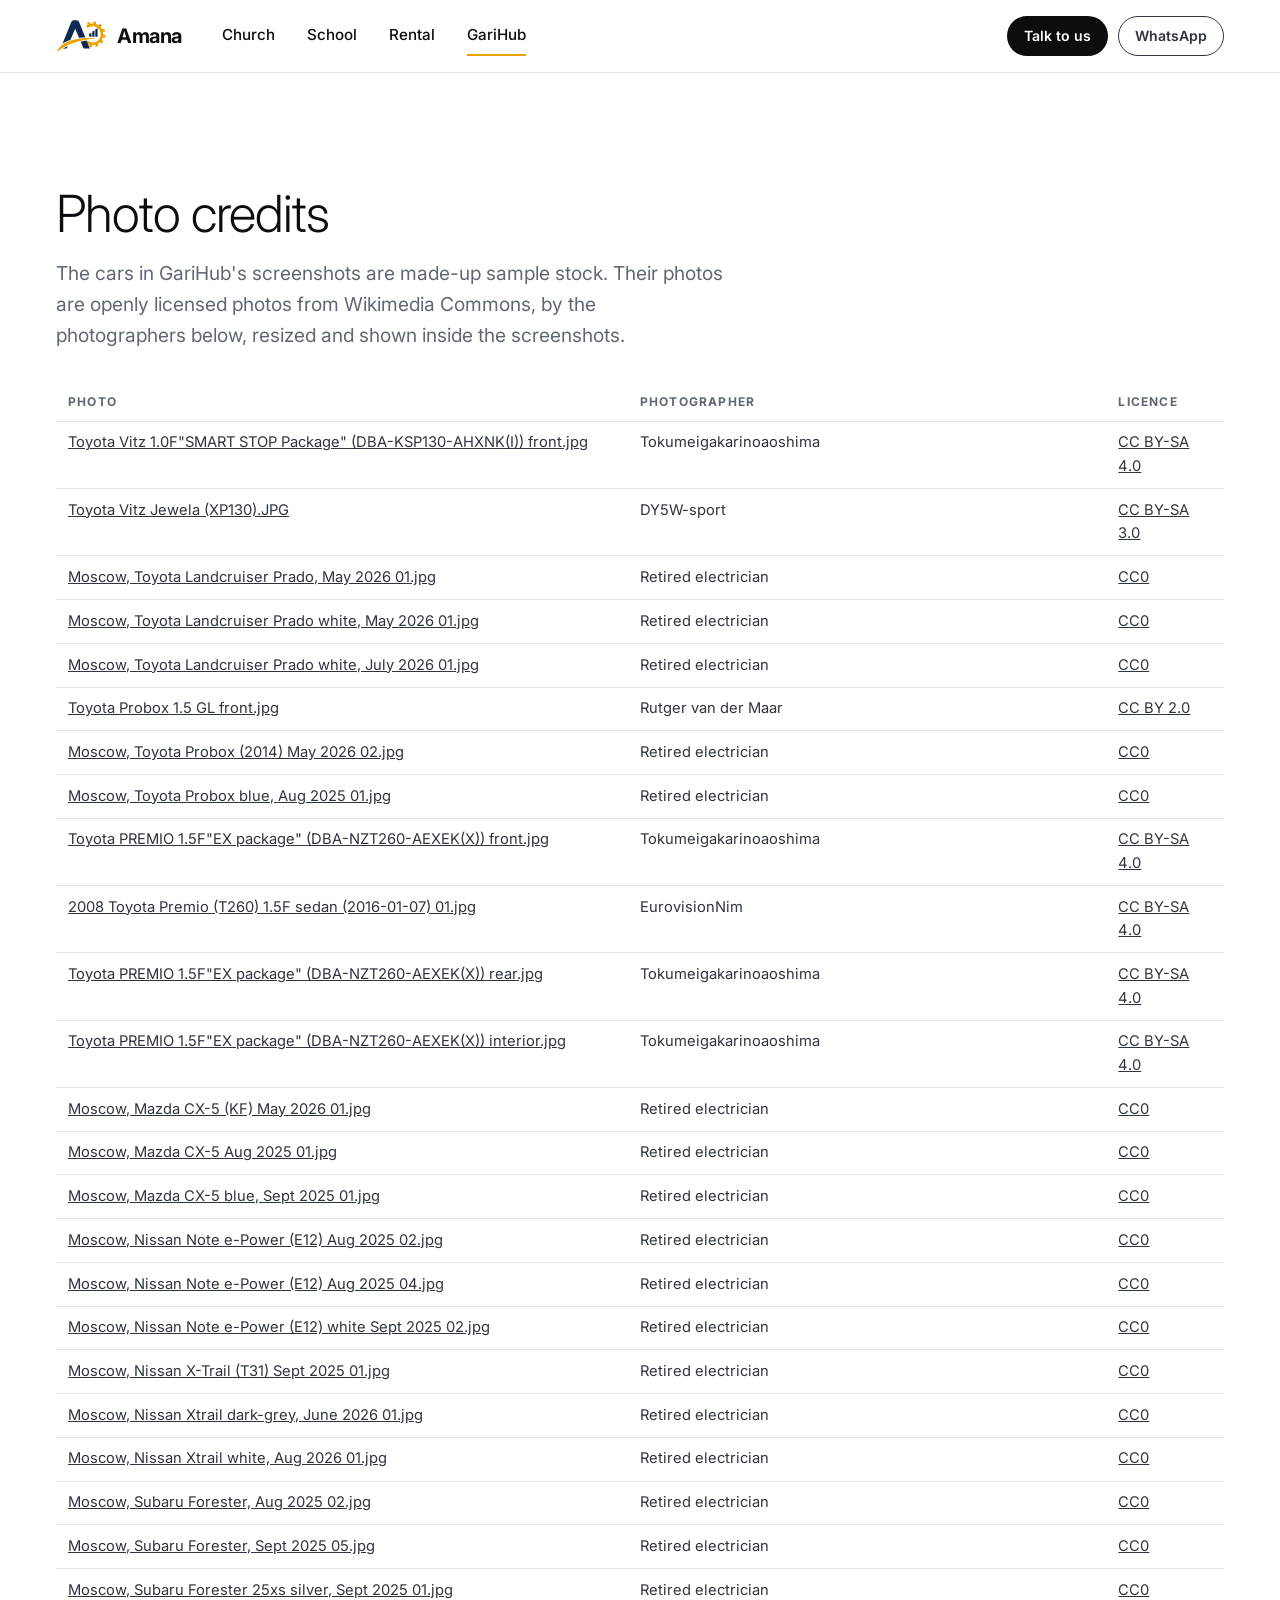
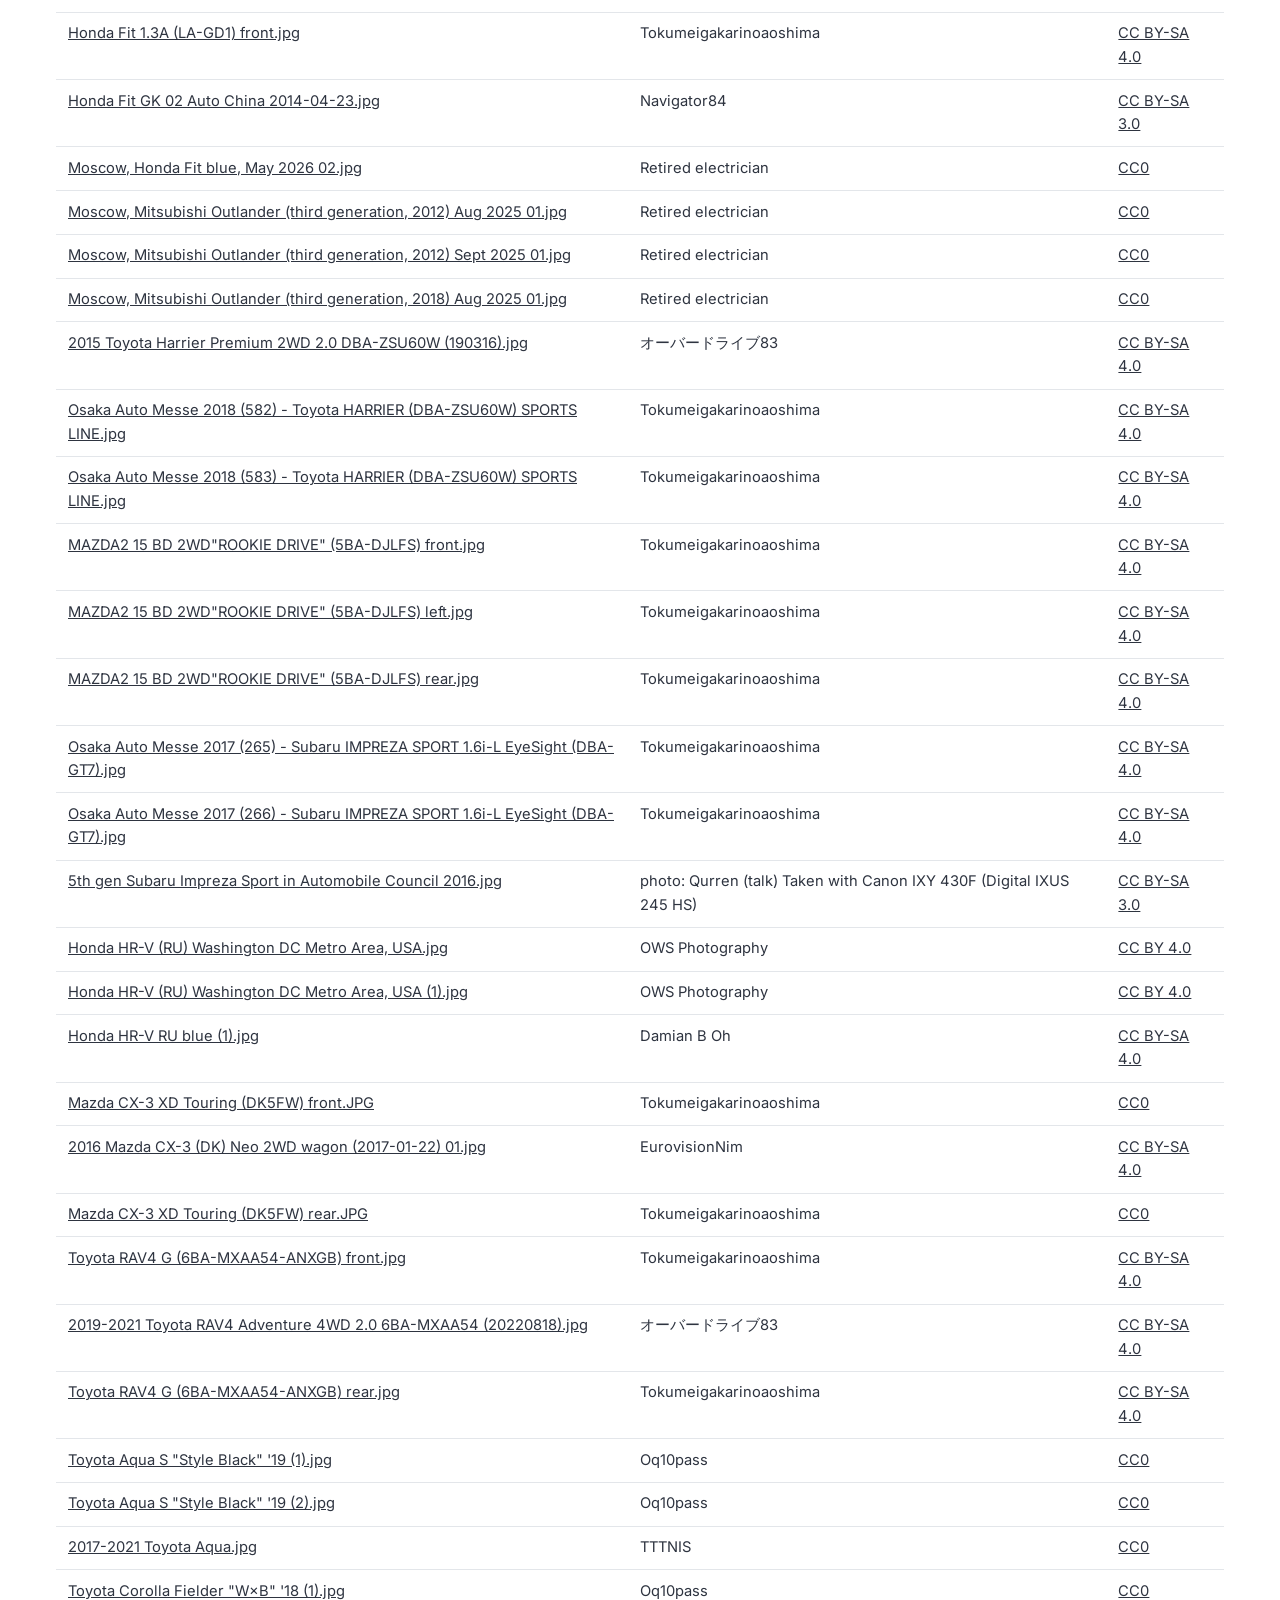
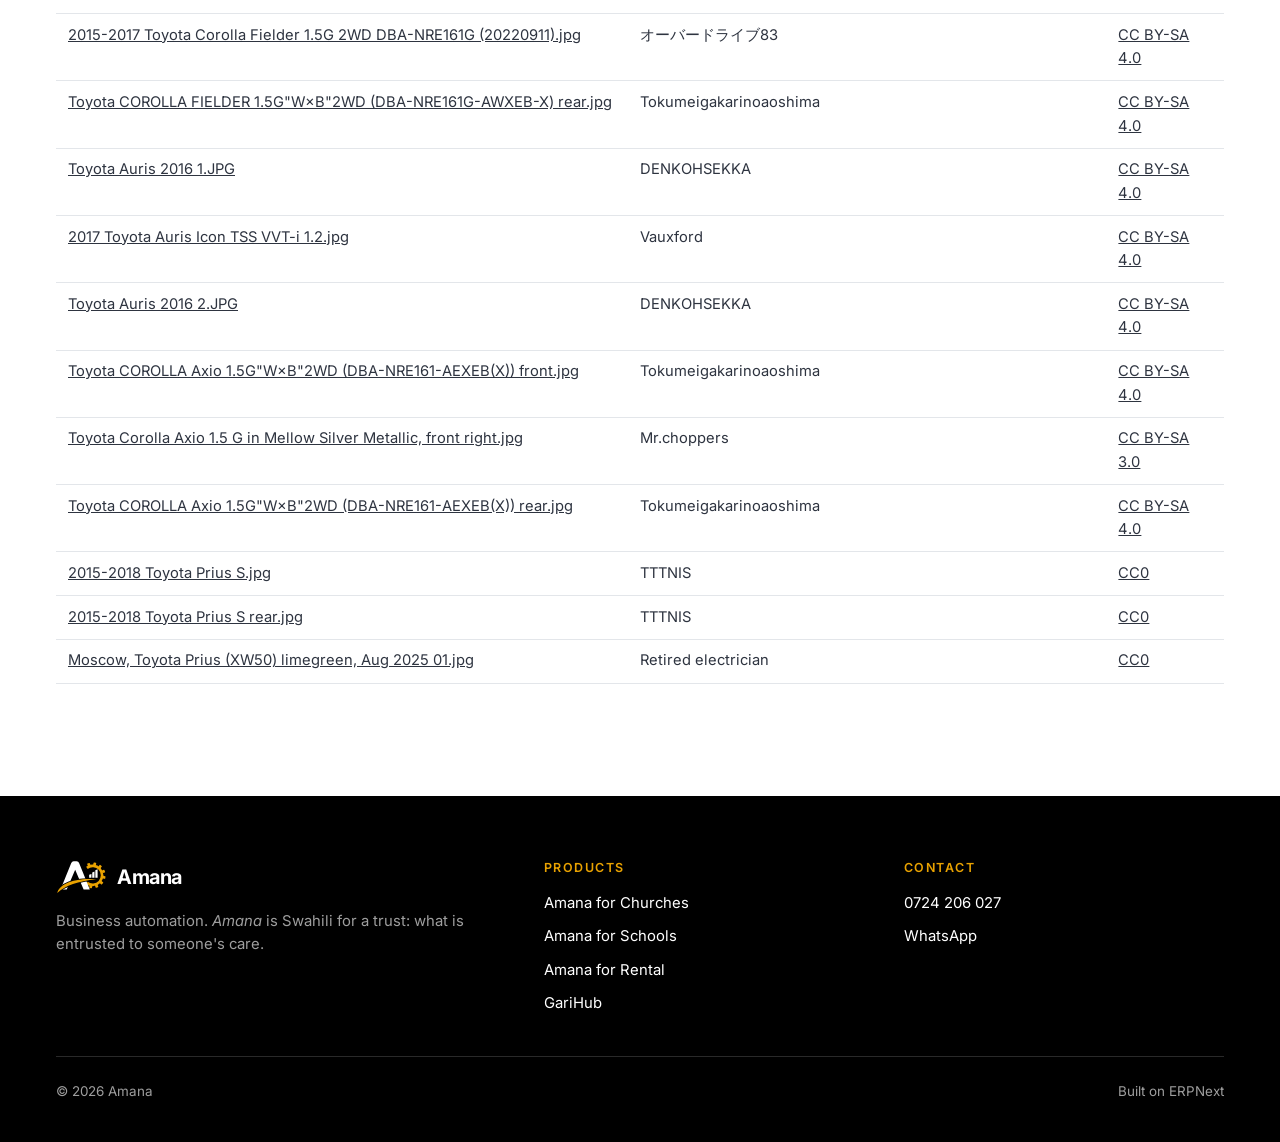
<file: garihub/photo-credits.html>
<!doctype html>
<html lang="en">
<head>
<meta charset="utf-8">
<meta name="viewport" content="width=device-width, initial-scale=1, viewport-fit=cover">
<title>GariHub photo credits</title>
<meta name="description" content="Credits for the car photos shown in GariHub&#x27;s screenshots.">
<meta property="og:title" content="GariHub photo credits">
<meta property="og:description" content="Credits for the car photos shown in GariHub&#x27;s screenshots.">
<meta property="og:image" content="https://amana-erp.com/images/garihub/home.webp">
<meta property="og:url" content="https://amana-erp.com/garihub/photo-credits.html">
<meta property="og:type" content="website">
<link rel="icon" href="/images/amana.svg" type="image/svg+xml">
<link rel="apple-touch-icon" href="/images/brand/apple-touch-icon.png">
<link rel="preconnect" href="https://fonts.googleapis.com">
<link rel="preconnect" href="https://fonts.gstatic.com" crossorigin>
<link rel="stylesheet" href="https://fonts.googleapis.com/css2?family=Inter:wght@300;400;500;600;700;800&family=IBM+Plex+Mono:wght@400;500&display=swap">
<link rel="stylesheet" href="/css/site.css">
</head>
<body>

<header class="site-header">
	<div class="wrap">
		<a class="logo" href="/"><img src="/images/brand/amana-logo.svg" alt="" width="52" height="34">Amana</a>
		<nav class="site-nav" aria-label="Products">
			<a href="/church/">Church</a>
			<a href="/school/">School</a>
			<a href="/rental/">Rental</a>
			<a href="/garihub/" aria-current="page">GariHub</a>
		</nav>
		<div class="header-actions">
			<a class="btn btn-dark btn-small" href="#contact">Talk to us</a>
			<a class="btn btn-outline btn-small" href="https://wa.me/254724206027" target="_blank" rel="noopener">WhatsApp</a>
		</div>
	</div>
</header>
<main>
	<section class="band">
		<div class="wrap">
			<div class="section-head">
				<h2 class="light">Photo credits</h2>
				<p class="lede">The cars in GariHub's screenshots are made-up sample stock. Their photos are openly licensed photos from Wikimedia Commons, by the photographers below, resized and shown inside the screenshots.</p>
			</div>
			<div class="credits">
			<table>
				<thead><tr><th>Photo</th><th>Photographer</th><th>Licence</th></tr></thead>
				<tbody>
				<tr><td><a href="https://commons.wikimedia.org/wiki/File:Toyota_Vitz_1.0F%22SMART_STOP_Package%22_(DBA-KSP130-AHXNK(I))_front.jpg">Toyota Vitz 1.0F&quot;SMART STOP Package&quot; (DBA-KSP130-AHXNK(I)) front.jpg</a></td><td>Tokumeigakarinoaoshima</td><td><a href="https://creativecommons.org/licenses/by-sa/4.0/">CC BY-SA 4.0</a></td></tr>
				<tr><td><a href="https://commons.wikimedia.org/wiki/File:Toyota_Vitz_Jewela_(XP130).JPG">Toyota Vitz Jewela (XP130).JPG</a></td><td>DY5W-sport</td><td><a href="https://creativecommons.org/licenses/by-sa/3.0/">CC BY-SA 3.0</a></td></tr>
				<tr><td><a href="https://commons.wikimedia.org/wiki/File:Moscow,_Toyota_Landcruiser_Prado,_May_2026_01.jpg">Moscow, Toyota Landcruiser Prado, May 2026 01.jpg</a></td><td>Retired electrician</td><td><a href="https://creativecommons.org/publicdomain/zero/1.0/">CC0</a></td></tr>
				<tr><td><a href="https://commons.wikimedia.org/wiki/File:Moscow,_Toyota_Landcruiser_Prado_white,_May_2026_01.jpg">Moscow, Toyota Landcruiser Prado white, May 2026 01.jpg</a></td><td>Retired electrician</td><td><a href="https://creativecommons.org/publicdomain/zero/1.0/">CC0</a></td></tr>
				<tr><td><a href="https://commons.wikimedia.org/wiki/File:Moscow,_Toyota_Landcruiser_Prado_white,_July_2026_01.jpg">Moscow, Toyota Landcruiser Prado white, July 2026 01.jpg</a></td><td>Retired electrician</td><td><a href="https://creativecommons.org/publicdomain/zero/1.0/">CC0</a></td></tr>
				<tr><td><a href="https://commons.wikimedia.org/wiki/File:Toyota_Probox_1.5_GL_front.jpg">Toyota Probox 1.5 GL front.jpg</a></td><td>Rutger van der Maar</td><td><a href="https://creativecommons.org/licenses/by/2.0/">CC BY 2.0</a></td></tr>
				<tr><td><a href="https://commons.wikimedia.org/wiki/File:Moscow,_Toyota_Probox_(2014)_May_2026_02.jpg">Moscow, Toyota Probox (2014) May 2026 02.jpg</a></td><td>Retired electrician</td><td><a href="https://creativecommons.org/publicdomain/zero/1.0/">CC0</a></td></tr>
				<tr><td><a href="https://commons.wikimedia.org/wiki/File:Moscow,_Toyota_Probox_blue,_Aug_2025_01.jpg">Moscow, Toyota Probox blue, Aug 2025 01.jpg</a></td><td>Retired electrician</td><td><a href="https://creativecommons.org/publicdomain/zero/1.0/">CC0</a></td></tr>
				<tr><td><a href="https://commons.wikimedia.org/wiki/File:Toyota_PREMIO_1.5F%22EX_package%22_(DBA-NZT260-AEXEK(X))_front.jpg">Toyota PREMIO 1.5F&quot;EX package&quot; (DBA-NZT260-AEXEK(X)) front.jpg</a></td><td>Tokumeigakarinoaoshima</td><td><a href="https://creativecommons.org/licenses/by-sa/4.0/">CC BY-SA 4.0</a></td></tr>
				<tr><td><a href="https://commons.wikimedia.org/wiki/File:2008_Toyota_Premio_(T260)_1.5F_sedan_(2016-01-07)_01.jpg">2008 Toyota Premio (T260) 1.5F sedan (2016-01-07) 01.jpg</a></td><td>EurovisionNim</td><td><a href="https://creativecommons.org/licenses/by-sa/4.0/">CC BY-SA 4.0</a></td></tr>
				<tr><td><a href="https://commons.wikimedia.org/wiki/File:Toyota_PREMIO_1.5F%22EX_package%22_(DBA-NZT260-AEXEK(X))_rear.jpg">Toyota PREMIO 1.5F&quot;EX package&quot; (DBA-NZT260-AEXEK(X)) rear.jpg</a></td><td>Tokumeigakarinoaoshima</td><td><a href="https://creativecommons.org/licenses/by-sa/4.0/">CC BY-SA 4.0</a></td></tr>
				<tr><td><a href="https://commons.wikimedia.org/wiki/File:Toyota_PREMIO_1.5F%22EX_package%22_(DBA-NZT260-AEXEK(X))_interior.jpg">Toyota PREMIO 1.5F&quot;EX package&quot; (DBA-NZT260-AEXEK(X)) interior.jpg</a></td><td>Tokumeigakarinoaoshima</td><td><a href="https://creativecommons.org/licenses/by-sa/4.0/">CC BY-SA 4.0</a></td></tr>
				<tr><td><a href="https://commons.wikimedia.org/wiki/File:Moscow,_Mazda_CX-5_(KF)_May_2026_01.jpg">Moscow, Mazda CX-5 (KF) May 2026 01.jpg</a></td><td>Retired electrician</td><td><a href="https://creativecommons.org/publicdomain/zero/1.0/">CC0</a></td></tr>
				<tr><td><a href="https://commons.wikimedia.org/wiki/File:Moscow,_Mazda_CX-5_Aug_2025_01.jpg">Moscow, Mazda CX-5 Aug 2025 01.jpg</a></td><td>Retired electrician</td><td><a href="https://creativecommons.org/publicdomain/zero/1.0/">CC0</a></td></tr>
				<tr><td><a href="https://commons.wikimedia.org/wiki/File:Moscow,_Mazda_CX-5_blue,_Sept_2025_01.jpg">Moscow, Mazda CX-5 blue, Sept 2025 01.jpg</a></td><td>Retired electrician</td><td><a href="https://creativecommons.org/publicdomain/zero/1.0/">CC0</a></td></tr>
				<tr><td><a href="https://commons.wikimedia.org/wiki/File:Moscow,_Nissan_Note_e-Power_(E12)_Aug_2025_02.jpg">Moscow, Nissan Note e-Power (E12) Aug 2025 02.jpg</a></td><td>Retired electrician</td><td><a href="https://creativecommons.org/publicdomain/zero/1.0/">CC0</a></td></tr>
				<tr><td><a href="https://commons.wikimedia.org/wiki/File:Moscow,_Nissan_Note_e-Power_(E12)_Aug_2025_04.jpg">Moscow, Nissan Note e-Power (E12) Aug 2025 04.jpg</a></td><td>Retired electrician</td><td><a href="https://creativecommons.org/publicdomain/zero/1.0/">CC0</a></td></tr>
				<tr><td><a href="https://commons.wikimedia.org/wiki/File:Moscow,_Nissan_Note_e-Power_(E12)_white_Sept_2025_02.jpg">Moscow, Nissan Note e-Power (E12) white Sept 2025 02.jpg</a></td><td>Retired electrician</td><td><a href="https://creativecommons.org/publicdomain/zero/1.0/">CC0</a></td></tr>
				<tr><td><a href="https://commons.wikimedia.org/wiki/File:Moscow,_Nissan_X-Trail_(T31)_Sept_2025_01.jpg">Moscow, Nissan X-Trail (T31) Sept 2025 01.jpg</a></td><td>Retired electrician</td><td><a href="https://creativecommons.org/publicdomain/zero/1.0/">CC0</a></td></tr>
				<tr><td><a href="https://commons.wikimedia.org/wiki/File:Moscow,_Nissan_Xtrail_dark-grey,_June_2026_01.jpg">Moscow, Nissan Xtrail dark-grey, June 2026 01.jpg</a></td><td>Retired electrician</td><td><a href="https://creativecommons.org/publicdomain/zero/1.0/">CC0</a></td></tr>
				<tr><td><a href="https://commons.wikimedia.org/wiki/File:Moscow,_Nissan_Xtrail_white,_Aug_2026_01.jpg">Moscow, Nissan Xtrail white, Aug 2026 01.jpg</a></td><td>Retired electrician</td><td><a href="https://creativecommons.org/publicdomain/zero/1.0/">CC0</a></td></tr>
				<tr><td><a href="https://commons.wikimedia.org/wiki/File:Moscow,_Subaru_Forester,_Aug_2025_02.jpg">Moscow, Subaru Forester, Aug 2025 02.jpg</a></td><td>Retired electrician</td><td><a href="https://creativecommons.org/publicdomain/zero/1.0/">CC0</a></td></tr>
				<tr><td><a href="https://commons.wikimedia.org/wiki/File:Moscow,_Subaru_Forester,_Sept_2025_05.jpg">Moscow, Subaru Forester, Sept 2025 05.jpg</a></td><td>Retired electrician</td><td><a href="https://creativecommons.org/publicdomain/zero/1.0/">CC0</a></td></tr>
				<tr><td><a href="https://commons.wikimedia.org/wiki/File:Moscow,_Subaru_Forester_25xs_silver,_Sept_2025_01.jpg">Moscow, Subaru Forester 25xs silver, Sept 2025 01.jpg</a></td><td>Retired electrician</td><td><a href="https://creativecommons.org/publicdomain/zero/1.0/">CC0</a></td></tr>
				<tr><td><a href="https://commons.wikimedia.org/wiki/File:Honda_Fit_1.3A_(LA-GD1)_front.jpg">Honda Fit 1.3A (LA-GD1) front.jpg</a></td><td>Tokumeigakarinoaoshima</td><td><a href="https://creativecommons.org/licenses/by-sa/4.0/">CC BY-SA 4.0</a></td></tr>
				<tr><td><a href="https://commons.wikimedia.org/wiki/File:Honda_Fit_GK_02_Auto_China_2014-04-23.jpg">Honda Fit GK 02 Auto China 2014-04-23.jpg</a></td><td>Navigator84</td><td><a href="https://creativecommons.org/licenses/by-sa/3.0/">CC BY-SA 3.0</a></td></tr>
				<tr><td><a href="https://commons.wikimedia.org/wiki/File:Moscow,_Honda_Fit_blue,_May_2026_02.jpg">Moscow, Honda Fit blue, May 2026 02.jpg</a></td><td>Retired electrician</td><td><a href="https://creativecommons.org/publicdomain/zero/1.0/">CC0</a></td></tr>
				<tr><td><a href="https://commons.wikimedia.org/wiki/File:Moscow,_Mitsubishi_Outlander_(third_generation,_2012)_Aug_2025_01.jpg">Moscow, Mitsubishi Outlander (third generation, 2012) Aug 2025 01.jpg</a></td><td>Retired electrician</td><td><a href="https://creativecommons.org/publicdomain/zero/1.0/">CC0</a></td></tr>
				<tr><td><a href="https://commons.wikimedia.org/wiki/File:Moscow,_Mitsubishi_Outlander_(third_generation,_2012)_Sept_2025_01.jpg">Moscow, Mitsubishi Outlander (third generation, 2012) Sept 2025 01.jpg</a></td><td>Retired electrician</td><td><a href="https://creativecommons.org/publicdomain/zero/1.0/">CC0</a></td></tr>
				<tr><td><a href="https://commons.wikimedia.org/wiki/File:Moscow,_Mitsubishi_Outlander_(third_generation,_2018)_Aug_2025_01.jpg">Moscow, Mitsubishi Outlander (third generation, 2018) Aug 2025 01.jpg</a></td><td>Retired electrician</td><td><a href="https://creativecommons.org/publicdomain/zero/1.0/">CC0</a></td></tr>
				<tr><td><a href="https://commons.wikimedia.org/wiki/File:2015_Toyota_Harrier_Premium_2WD_2.0_DBA-ZSU60W_(190316).jpg">2015 Toyota Harrier Premium 2WD 2.0 DBA-ZSU60W (190316).jpg</a></td><td>オーバードライブ83</td><td><a href="https://creativecommons.org/licenses/by-sa/4.0/">CC BY-SA 4.0</a></td></tr>
				<tr><td><a href="https://commons.wikimedia.org/wiki/File:Osaka_Auto_Messe_2018_(582)_-_Toyota_HARRIER_(DBA-ZSU60W)_SPORTS_LINE.jpg">Osaka Auto Messe 2018 (582) - Toyota HARRIER (DBA-ZSU60W) SPORTS LINE.jpg</a></td><td>Tokumeigakarinoaoshima</td><td><a href="https://creativecommons.org/licenses/by-sa/4.0/">CC BY-SA 4.0</a></td></tr>
				<tr><td><a href="https://commons.wikimedia.org/wiki/File:Osaka_Auto_Messe_2018_(583)_-_Toyota_HARRIER_(DBA-ZSU60W)_SPORTS_LINE.jpg">Osaka Auto Messe 2018 (583) - Toyota HARRIER (DBA-ZSU60W) SPORTS LINE.jpg</a></td><td>Tokumeigakarinoaoshima</td><td><a href="https://creativecommons.org/licenses/by-sa/4.0/">CC BY-SA 4.0</a></td></tr>
				<tr><td><a href="https://commons.wikimedia.org/wiki/File:MAZDA2_15_BD_2WD%22ROOKIE_DRIVE%22_(5BA-DJLFS)_front.jpg">MAZDA2 15 BD 2WD&quot;ROOKIE DRIVE&quot; (5BA-DJLFS) front.jpg</a></td><td>Tokumeigakarinoaoshima</td><td><a href="https://creativecommons.org/licenses/by-sa/4.0/">CC BY-SA 4.0</a></td></tr>
				<tr><td><a href="https://commons.wikimedia.org/wiki/File:MAZDA2_15_BD_2WD%22ROOKIE_DRIVE%22_(5BA-DJLFS)_left.jpg">MAZDA2 15 BD 2WD&quot;ROOKIE DRIVE&quot; (5BA-DJLFS) left.jpg</a></td><td>Tokumeigakarinoaoshima</td><td><a href="https://creativecommons.org/licenses/by-sa/4.0/">CC BY-SA 4.0</a></td></tr>
				<tr><td><a href="https://commons.wikimedia.org/wiki/File:MAZDA2_15_BD_2WD%22ROOKIE_DRIVE%22_(5BA-DJLFS)_rear.jpg">MAZDA2 15 BD 2WD&quot;ROOKIE DRIVE&quot; (5BA-DJLFS) rear.jpg</a></td><td>Tokumeigakarinoaoshima</td><td><a href="https://creativecommons.org/licenses/by-sa/4.0/">CC BY-SA 4.0</a></td></tr>
				<tr><td><a href="https://commons.wikimedia.org/wiki/File:Osaka_Auto_Messe_2017_(265)_-_Subaru_IMPREZA_SPORT_1.6i-L_EyeSight_(DBA-GT7).jpg">Osaka Auto Messe 2017 (265) - Subaru IMPREZA SPORT 1.6i-L EyeSight (DBA-GT7).jpg</a></td><td>Tokumeigakarinoaoshima</td><td><a href="https://creativecommons.org/licenses/by-sa/4.0/">CC BY-SA 4.0</a></td></tr>
				<tr><td><a href="https://commons.wikimedia.org/wiki/File:Osaka_Auto_Messe_2017_(266)_-_Subaru_IMPREZA_SPORT_1.6i-L_EyeSight_(DBA-GT7).jpg">Osaka Auto Messe 2017 (266) - Subaru IMPREZA SPORT 1.6i-L EyeSight (DBA-GT7).jpg</a></td><td>Tokumeigakarinoaoshima</td><td><a href="https://creativecommons.org/licenses/by-sa/4.0/">CC BY-SA 4.0</a></td></tr>
				<tr><td><a href="https://commons.wikimedia.org/wiki/File:5th_gen_Subaru_Impreza_Sport_in_Automobile_Council_2016.jpg">5th gen Subaru Impreza Sport in Automobile Council 2016.jpg</a></td><td>photo: Qurren (talk) Taken with Canon IXY 430F (Digital IXUS 245 HS)</td><td><a href="https://creativecommons.org/licenses/by-sa/3.0/">CC BY-SA 3.0</a></td></tr>
				<tr><td><a href="https://commons.wikimedia.org/wiki/File:Honda_HR-V_(RU)_Washington_DC_Metro_Area,_USA.jpg">Honda HR-V (RU) Washington DC Metro Area, USA.jpg</a></td><td>OWS Photography</td><td><a href="https://creativecommons.org/licenses/by/4.0/">CC BY 4.0</a></td></tr>
				<tr><td><a href="https://commons.wikimedia.org/wiki/File:Honda_HR-V_(RU)_Washington_DC_Metro_Area,_USA_(1).jpg">Honda HR-V (RU) Washington DC Metro Area, USA (1).jpg</a></td><td>OWS Photography</td><td><a href="https://creativecommons.org/licenses/by/4.0/">CC BY 4.0</a></td></tr>
				<tr><td><a href="https://commons.wikimedia.org/wiki/File:Honda_HR-V_RU_blue_(1).jpg">Honda HR-V RU blue (1).jpg</a></td><td>Damian B Oh</td><td><a href="https://creativecommons.org/licenses/by-sa/4.0/">CC BY-SA 4.0</a></td></tr>
				<tr><td><a href="https://commons.wikimedia.org/wiki/File:Mazda_CX-3_XD_Touring_(DK5FW)_front.JPG">Mazda CX-3 XD Touring (DK5FW) front.JPG</a></td><td>Tokumeigakarinoaoshima</td><td><a href="https://creativecommons.org/publicdomain/zero/1.0/">CC0</a></td></tr>
				<tr><td><a href="https://commons.wikimedia.org/wiki/File:2016_Mazda_CX-3_(DK)_Neo_2WD_wagon_(2017-01-22)_01.jpg">2016 Mazda CX-3 (DK) Neo 2WD wagon (2017-01-22) 01.jpg</a></td><td>EurovisionNim</td><td><a href="https://creativecommons.org/licenses/by-sa/4.0/">CC BY-SA 4.0</a></td></tr>
				<tr><td><a href="https://commons.wikimedia.org/wiki/File:Mazda_CX-3_XD_Touring_(DK5FW)_rear.JPG">Mazda CX-3 XD Touring (DK5FW) rear.JPG</a></td><td>Tokumeigakarinoaoshima</td><td><a href="https://creativecommons.org/publicdomain/zero/1.0/">CC0</a></td></tr>
				<tr><td><a href="https://commons.wikimedia.org/wiki/File:Toyota_RAV4_G_(6BA-MXAA54-ANXGB)_front.jpg">Toyota RAV4 G (6BA-MXAA54-ANXGB) front.jpg</a></td><td>Tokumeigakarinoaoshima</td><td><a href="https://creativecommons.org/licenses/by-sa/4.0/">CC BY-SA 4.0</a></td></tr>
				<tr><td><a href="https://commons.wikimedia.org/wiki/File:2019-2021_Toyota_RAV4_Adventure_4WD_2.0_6BA-MXAA54_(20220818).jpg">2019-2021 Toyota RAV4 Adventure 4WD 2.0 6BA-MXAA54 (20220818).jpg</a></td><td>オーバードライブ83</td><td><a href="https://creativecommons.org/licenses/by-sa/4.0/">CC BY-SA 4.0</a></td></tr>
				<tr><td><a href="https://commons.wikimedia.org/wiki/File:Toyota_RAV4_G_(6BA-MXAA54-ANXGB)_rear.jpg">Toyota RAV4 G (6BA-MXAA54-ANXGB) rear.jpg</a></td><td>Tokumeigakarinoaoshima</td><td><a href="https://creativecommons.org/licenses/by-sa/4.0/">CC BY-SA 4.0</a></td></tr>
				<tr><td><a href="https://commons.wikimedia.org/wiki/File:Toyota_Aqua_S_%22Style_Black%22_%2719_(1).jpg">Toyota Aqua S &quot;Style Black&quot; &#x27;19 (1).jpg</a></td><td>Oq10pass</td><td><a href="https://creativecommons.org/publicdomain/zero/1.0/">CC0</a></td></tr>
				<tr><td><a href="https://commons.wikimedia.org/wiki/File:Toyota_Aqua_S_%22Style_Black%22_%2719_(2).jpg">Toyota Aqua S &quot;Style Black&quot; &#x27;19 (2).jpg</a></td><td>Oq10pass</td><td><a href="https://creativecommons.org/publicdomain/zero/1.0/">CC0</a></td></tr>
				<tr><td><a href="https://commons.wikimedia.org/wiki/File:2017-2021_Toyota_Aqua.jpg">2017-2021 Toyota Aqua.jpg</a></td><td>TTTNIS</td><td><a href="https://creativecommons.org/publicdomain/zero/1.0/">CC0</a></td></tr>
				<tr><td><a href="https://commons.wikimedia.org/wiki/File:Toyota_Corolla_Fielder_%22W%C3%97B%22_%2718_(1).jpg">Toyota Corolla Fielder &quot;W×B&quot; &#x27;18 (1).jpg</a></td><td>Oq10pass</td><td><a href="https://creativecommons.org/publicdomain/zero/1.0/">CC0</a></td></tr>
				<tr><td><a href="https://commons.wikimedia.org/wiki/File:2015-2017_Toyota_Corolla_Fielder_1.5G_2WD_DBA-NRE161G_(20220911).jpg">2015-2017 Toyota Corolla Fielder 1.5G 2WD DBA-NRE161G (20220911).jpg</a></td><td>オーバードライブ83</td><td><a href="https://creativecommons.org/licenses/by-sa/4.0/">CC BY-SA 4.0</a></td></tr>
				<tr><td><a href="https://commons.wikimedia.org/wiki/File:Toyota_COROLLA_FIELDER_1.5G%22W%C3%97B%222WD_(DBA-NRE161G-AWXEB-X)_rear.jpg">Toyota COROLLA FIELDER 1.5G&quot;W×B&quot;2WD (DBA-NRE161G-AWXEB-X) rear.jpg</a></td><td>Tokumeigakarinoaoshima</td><td><a href="https://creativecommons.org/licenses/by-sa/4.0/">CC BY-SA 4.0</a></td></tr>
				<tr><td><a href="https://commons.wikimedia.org/wiki/File:Toyota_Auris_2016_1.JPG">Toyota Auris 2016 1.JPG</a></td><td>DENKOHSEKKA</td><td><a href="https://creativecommons.org/licenses/by-sa/4.0/">CC BY-SA 4.0</a></td></tr>
				<tr><td><a href="https://commons.wikimedia.org/wiki/File:2017_Toyota_Auris_Icon_TSS_VVT-i_1.2.jpg">2017 Toyota Auris Icon TSS VVT-i 1.2.jpg</a></td><td>Vauxford</td><td><a href="https://creativecommons.org/licenses/by-sa/4.0/">CC BY-SA 4.0</a></td></tr>
				<tr><td><a href="https://commons.wikimedia.org/wiki/File:Toyota_Auris_2016_2.JPG">Toyota Auris 2016 2.JPG</a></td><td>DENKOHSEKKA</td><td><a href="https://creativecommons.org/licenses/by-sa/4.0/">CC BY-SA 4.0</a></td></tr>
				<tr><td><a href="https://commons.wikimedia.org/wiki/File:Toyota_COROLLA_Axio_1.5G%22W%C3%97B%222WD_(DBA-NRE161-AEXEB(X))_front.jpg">Toyota COROLLA Axio 1.5G&quot;W×B&quot;2WD (DBA-NRE161-AEXEB(X)) front.jpg</a></td><td>Tokumeigakarinoaoshima</td><td><a href="https://creativecommons.org/licenses/by-sa/4.0/">CC BY-SA 4.0</a></td></tr>
				<tr><td><a href="https://commons.wikimedia.org/wiki/File:Toyota_Corolla_Axio_1.5_G_in_Mellow_Silver_Metallic,_front_right.jpg">Toyota Corolla Axio 1.5 G in Mellow Silver Metallic, front right.jpg</a></td><td>Mr.choppers</td><td><a href="https://creativecommons.org/licenses/by-sa/3.0/">CC BY-SA 3.0</a></td></tr>
				<tr><td><a href="https://commons.wikimedia.org/wiki/File:Toyota_COROLLA_Axio_1.5G%22W%C3%97B%222WD_(DBA-NRE161-AEXEB(X))_rear.jpg">Toyota COROLLA Axio 1.5G&quot;W×B&quot;2WD (DBA-NRE161-AEXEB(X)) rear.jpg</a></td><td>Tokumeigakarinoaoshima</td><td><a href="https://creativecommons.org/licenses/by-sa/4.0/">CC BY-SA 4.0</a></td></tr>
				<tr><td><a href="https://commons.wikimedia.org/wiki/File:2015-2018_Toyota_Prius_S.jpg">2015-2018 Toyota Prius S.jpg</a></td><td>TTTNIS</td><td><a href="https://creativecommons.org/publicdomain/zero/1.0/">CC0</a></td></tr>
				<tr><td><a href="https://commons.wikimedia.org/wiki/File:2015-2018_Toyota_Prius_S_rear.jpg">2015-2018 Toyota Prius S rear.jpg</a></td><td>TTTNIS</td><td><a href="https://creativecommons.org/publicdomain/zero/1.0/">CC0</a></td></tr>
				<tr><td><a href="https://commons.wikimedia.org/wiki/File:Moscow,_Toyota_Prius_(XW50)_limegreen,_Aug_2025_01.jpg">Moscow, Toyota Prius (XW50) limegreen, Aug 2025 01.jpg</a></td><td>Retired electrician</td><td><a href="https://creativecommons.org/publicdomain/zero/1.0/">CC0</a></td></tr>
				</tbody>
			</table>
			</div>
		</div>
	</section>
</main>

<footer class="site-footer">
	<div class="wrap">
		<div>
			<a class="logo" href="/"><img src="/images/brand/amana-logo-white.svg" alt="" width="52" height="34">Amana</a>
			<p>Business automation. <i>Amana</i> is Swahili for a trust: what is entrusted to someone's care.</p>
		</div>
		<div>
			<h3>Products</h3>
			<ul>
				<li><a href="/church/">Amana for Churches</a></li>
				<li><a href="/school/">Amana for Schools</a></li>
				<li><a href="/rental/">Amana for Rental</a></li>
				<li><a href="/garihub/">GariHub</a></li>
			</ul>
		</div>
		<div>
			<h3>Contact</h3>
			<ul>
				<li><a href="tel:+254724206027">0724 206 027</a></li>
				<li><a href="https://wa.me/254724206027" target="_blank" rel="noopener">WhatsApp</a></li>
			</ul>
		</div>
		<p class="fine"><span>© 2026 Amana</span><span>Built on ERPNext</span></p>
	</div>
</footer>
</body>
</html>
</file>
<file: css/site.css>
/* Amana website: one stylesheet for every page.
   Look: mostly white and near-black, the logo's navy for the opening band and the
   logo's gold as the only accent (labels, icons, rules, one button). Inter throughout:
   strong headlines, light section titles, plain body text. */
:root {
	--navy: #0e2a52;
	--navy-deep: #0a1f3d;
	--black: #0b0d10;
	--charcoal: #24272b;
	--ink: #0b0d10;
	--text: #2e3440;
	--muted: #5f6774;
	--soft: #9aa3b0;
	--line: #e3e6ea;
	--paper: #ffffff;
	--grey: #f4f5f7;
	--gold: #e9a200;
	--gold-bright: #f5b800;

	--font: "Inter", "Segoe UI", system-ui, -apple-system, Helvetica, Arial, sans-serif;
	--mono: "IBM Plex Mono", ui-monospace, Menlo, Consolas, monospace;

	--h1: clamp(2.4rem, 5.2vw, 4.4rem);
	--h2: clamp(1.9rem, 3.6vw, 3rem);
	--h2-light: clamp(2rem, 4vw, 3.4rem);
	--wide: 76rem;
	color-scheme: light;
}

*, *::before, *::after { box-sizing: border-box; }
html { scroll-behavior: smooth; }
@media (prefers-reduced-motion: reduce) { html { scroll-behavior: auto; } }
body {
	margin: 0;
	background: var(--paper);
	color: var(--text);
	font-family: var(--font);
	font-size: 1.0625rem;
	line-height: 1.6;
	-webkit-font-smoothing: antialiased;
}
img { max-width: 100%; height: auto; display: block; }
a { color: inherit; }
a:focus-visible, button:focus-visible { outline: 2px solid var(--gold); outline-offset: 3px; border-radius: 6px; }
h1, h2, h3 { color: var(--ink); margin: 0; text-wrap: balance; }
h1 { font-size: var(--h1); font-weight: 800; line-height: 1.08; letter-spacing: -0.035em; }
h2 { font-size: var(--h2); font-weight: 800; line-height: 1.1; letter-spacing: -0.03em; }
h2.light { font-size: var(--h2-light); font-weight: 300; letter-spacing: -0.02em; line-height: 1.12; }
h3 { font-size: 1.15rem; font-weight: 600; line-height: 1.3; letter-spacing: -0.01em; }
p { margin: 0; }

.wrap {
	max-width: var(--wide);
	margin-inline: auto;
	padding-left: max(24px, env(safe-area-inset-left, 0px));
	padding-right: max(24px, env(safe-area-inset-right, 0px));
}
.band { padding-block: clamp(4rem, 9vw, 7rem); }
.band.grey { background: var(--grey); }
.eyebrow { font-size: 0.78rem; font-weight: 600; letter-spacing: 0.14em; text-transform: uppercase; color: var(--gold); }
.lede { font-size: clamp(1.05rem, 1.5vw, 1.2rem); color: var(--muted); max-width: 42rem; }

/* Buttons: pills, as plain as possible */
.btn {
	display: inline-flex; align-items: center; justify-content: center; gap: 0.5rem;
	padding: 0.8rem 1.4rem; border-radius: 999px; border: 1.5px solid transparent;
	font-weight: 600; font-size: 0.98rem; text-decoration: none; white-space: nowrap;
	transition: background-color 0.15s ease, color 0.15s ease;
}
.btn-dark { background: var(--black); color: #fff; }
.btn-dark:hover { background: #2a2f37; }
.btn-white { background: #fff; color: var(--ink); }
.btn-white:hover { background: #eef0f3; }
.btn-outline { border-color: currentColor; color: inherit; }
.btn-outline:hover { background: rgba(127, 127, 127, 0.12); }
.btn-gold { background: var(--gold-bright); color: var(--black); }
.btn-gold:hover { background: #ffc61a; }
.btn-small { padding: 0.5rem 1rem; font-size: 0.88rem; }
.actions { display: flex; flex-wrap: wrap; align-items: center; gap: 0.8rem; margin-top: 2.2rem; }

/* Header: white, quiet */
body::before {
	content: ""; position: fixed; inset: 0 0 auto;
	height: env(safe-area-inset-top, 0px); z-index: 30; background: #fff;
}
.site-header { position: sticky; top: env(safe-area-inset-top, 0px); z-index: 20; background: #fff; border-bottom: 1px solid var(--line); }
.site-header .wrap { display: flex; align-items: center; gap: 1rem 2.5rem; min-height: 72px; flex-wrap: wrap; }
.logo { display: flex; align-items: center; gap: 0.55rem; text-decoration: none; font-weight: 700; font-size: 1.25rem; letter-spacing: -0.02em; color: var(--ink); }
.logo img { height: 34px; width: auto; }
.site-nav { display: flex; align-items: center; gap: 2rem; flex: 1; }
.site-nav a { text-decoration: none; font-weight: 500; font-size: 0.95rem; color: var(--ink); padding-block: 0.4rem; border-bottom: 2px solid transparent; }
.site-nav a:hover, .site-nav a[aria-current="page"] { border-bottom-color: var(--gold); }
.header-actions { display: flex; gap: 0.6rem; margin-left: auto; }
@media (max-width: 860px) {
	.site-header .wrap { gap: 0 1rem; padding-block: 0.6rem; min-height: 0; }
	.site-nav { order: 3; width: 100%; flex: none; gap: 1.4rem; overflow-x: auto; scrollbar-width: none; padding-top: 0.3rem; }
	.site-nav::-webkit-scrollbar { display: none; }
	.site-nav a { white-space: nowrap; }
	.header-actions .btn-outline { display: none; }
}

/* Opening band: navy, centred */
.hero { background: var(--navy); color: rgba(255, 255, 255, 0.82); text-align: center; }
.hero .wrap { padding-block: clamp(4.5rem, 10vw, 7.5rem); display: grid; justify-items: center; }
.hero h1 { color: #fff; max-width: 20ch; margin-top: 1.25rem; }
.hero .lede { color: rgba(255, 255, 255, 0.78); margin-top: 1.5rem; max-width: 40rem; }
.hero .actions { justify-content: center; }
.hero .btn-outline { color: #fff; }
.hero .note { margin-top: 2rem; font-family: var(--mono); font-size: 0.82rem; color: #9fb4d6; }
.hero.with-shot .wrap { padding-bottom: clamp(9rem, 22vw, 15rem); }
.hero-shot { margin-top: calc(-1 * clamp(7rem, 19vw, 13rem)); position: relative; }
.hero-shot .frame { max-width: 64rem; margin-inline: auto; }

/* Screenshot frames */
.frame { border-radius: 16px; overflow: hidden; background: #fff; box-shadow: 0 24px 60px -30px rgba(11, 13, 16, 0.45), 0 0 0 1px rgba(11, 13, 16, 0.07); }
.frame img { width: 100%; }
.frame.phone { width: 100%; max-width: 300px; border-radius: 34px; padding: 9px; background: var(--black); }
.frame.phone img { border-radius: 26px; }

/* "Made for" strip */
.made-for { border-bottom: 1px solid var(--line); }
.made-for .wrap { padding-block: 2.2rem; display: grid; gap: 1.2rem; justify-items: center; text-align: center; }
.made-for p { font-size: 0.78rem; font-weight: 600; letter-spacing: 0.12em; text-transform: uppercase; color: var(--ink); }
.made-for ul { list-style: none; margin: 0; padding: 0; display: flex; flex-wrap: wrap; justify-content: center; gap: 0.75rem 3.5rem; }
.made-for a { text-decoration: none; font-size: 1.35rem; font-weight: 700; letter-spacing: -0.02em; color: #3b4250; }
.made-for a:hover { color: var(--ink); }

/* Dark band */
.dark { background: var(--black); color: rgba(255, 255, 255, 0.7); }
.dark h2, .dark h3 { color: #fff; }
.dark .statement { color: #fff; font-size: clamp(2rem, 4.4vw, 3.7rem); font-weight: 800; letter-spacing: -0.035em; line-height: 1.08; max-width: 22ch; }
.dark .sub { margin-top: clamp(3.5rem, 8vw, 6rem); font-size: 1.35rem; font-weight: 700; letter-spacing: -0.02em; }
.icon-grid { margin-top: 2.5rem; display: grid; grid-template-columns: repeat(auto-fill, minmax(min(100%, 19rem), 1fr)); gap: 3rem 2.5rem; }
.icon-grid div { display: grid; gap: 0.6rem; align-content: start; }
.icon-grid svg { width: 44px; height: 44px; color: var(--gold); margin-bottom: 0.4rem; }
.icon-grid p { font-size: 0.98rem; }

/* Products: thin rules as tabs, light titles */
.product { padding-block: clamp(3.5rem, 7vw, 5.5rem); border-top: 1px solid var(--line); }
.product:first-of-type { border-top: 0; }
.rules { display: grid; grid-template-columns: repeat(4, minmax(0, 1fr)); gap: 1.5rem; margin-bottom: clamp(2.5rem, 5vw, 3.5rem); }
.rules a { text-decoration: none; font-size: 0.88rem; color: var(--muted); padding-top: 0.9rem; border-top: 1px solid var(--line); }
.rules a[aria-current="true"] { color: var(--ink); font-weight: 600; border-top: 2px solid var(--gold); padding-top: calc(0.9rem - 1px); }
@media (max-width: 640px) { .rules { grid-template-columns: repeat(2, minmax(0, 1fr)); gap: 0.4rem 1rem; } }
.product-body { display: grid; grid-template-columns: minmax(0, 0.9fr) minmax(0, 1.1fr); gap: clamp(2rem, 5vw, 4.5rem); align-items: center; margin-top: 2rem; }
@media (max-width: 900px) { .product-body { grid-template-columns: minmax(0, 1fr); } }
.product .lead { font-size: 1.15rem; font-weight: 600; color: var(--ink); }
.ruled-list { list-style: none; padding: 0 0 0 1.4rem; margin: 1.5rem 0 0; border-left: 2px solid var(--gold); display: grid; gap: 0.9rem; }
.product .btn { margin-top: 2.2rem; }

/* Steps */
.steps { list-style: none; padding: 0; margin: 3rem 0 0; display: grid; grid-template-columns: repeat(auto-fit, minmax(min(100%, 14rem), 1fr)); gap: 2.5rem; counter-reset: step; }
.steps li { counter-increment: step; border-top: 1px solid var(--line); padding-top: 1.4rem; display: grid; gap: 0.5rem; align-content: start; }
.steps li::before { content: counter(step, decimal-leading-zero); font-family: var(--mono); font-size: 0.85rem; color: var(--gold); font-weight: 500; }
.steps p { color: var(--muted); font-size: 0.98rem; }

/* Features on product pages */
.section-head { max-width: 46rem; display: grid; gap: 1rem; }
.features { margin-top: 3.5rem; display: grid; grid-template-columns: repeat(auto-fill, minmax(min(100%, 19rem), 1fr)); gap: 2.75rem 2.5rem; }
.feature { border-top: 1px solid var(--line); padding-top: 1.3rem; display: grid; gap: 0.5rem; align-content: start; }
.feature .area { font-size: 0.72rem; font-weight: 600; letter-spacing: 0.14em; text-transform: uppercase; color: var(--gold); }
.feature p { color: var(--muted); font-size: 0.98rem; }

/* Screens on product pages */
.screens { display: grid; gap: clamp(4rem, 9vw, 6.5rem); margin-top: 3.5rem; }
.screen-row { display: grid; grid-template-columns: minmax(0, 0.75fr) minmax(0, 1.25fr); gap: clamp(2rem, 5vw, 4rem); align-items: center; }
.screen-row:nth-child(even) { grid-template-columns: minmax(0, 1.25fr) minmax(0, 0.75fr); }
.screen-row:nth-child(even) > :first-child { order: 2; }
.screen-row.phone-row .frame { justify-self: center; }
@media (max-width: 900px) { .screen-row, .screen-row:nth-child(even) { grid-template-columns: minmax(0, 1fr); } .screen-row:nth-child(even) > :first-child { order: 0; } }
.screen-row h3 { font-size: clamp(1.6rem, 2.6vw, 2.2rem); font-weight: 300; letter-spacing: -0.02em; line-height: 1.15; }
.screen-row p { margin-top: 1rem; color: var(--muted); }
.screen-row .num { display: block; font-family: var(--mono); font-size: 0.85rem; color: var(--gold); margin-bottom: 0.8rem; }

/* Other products */
.others { margin-top: 2.5rem; display: grid; grid-template-columns: repeat(auto-fit, minmax(min(100%, 15rem), 1fr)); gap: 1.5rem; }
.others a { text-decoration: none; border-top: 1px solid var(--line); padding-top: 1.2rem; display: grid; gap: 0.35rem; }
.others a b { font-size: 1.2rem; font-weight: 700; color: var(--ink); letter-spacing: -0.015em; }
.others a span { color: var(--muted); font-size: 0.97rem; }
.others a .go { color: var(--ink); font-weight: 600; font-size: 0.92rem; margin-top: 0.4rem; }
.others a:hover { border-top-color: var(--gold); }

/* Closing band */
.cta { background: var(--charcoal); color: rgba(255, 255, 255, 0.75); }
.cta .wrap { padding-block: clamp(3.5rem, 8vw, 5.5rem); display: grid; grid-template-columns: minmax(0, 1.6fr) minmax(0, 1fr); gap: 2rem 3rem; align-items: center; }
@media (max-width: 860px) { .cta .wrap { grid-template-columns: minmax(0, 1fr); } }
.cta h2 { color: #fff; max-width: 24ch; }
.cta p { margin-top: 1rem; }
.cta-side { display: grid; gap: 1rem; justify-items: start; }
.cta-side .number { font-size: 1.6rem; font-weight: 700; color: #fff; letter-spacing: -0.01em; user-select: all; }
.cta-side .label { font-size: 0.78rem; font-weight: 600; letter-spacing: 0.12em; text-transform: uppercase; color: var(--soft); }
.cta-side .actions { margin-top: 0; }
.cta-side .btn-outline { color: #fff; }

/* Footer */
.site-footer { background: #000; color: rgba(255, 255, 255, 0.62); font-size: 0.93rem; }
.site-footer .wrap { padding-block: 4rem 2.5rem; display: grid; grid-template-columns: minmax(0, 1.4fr) repeat(2, minmax(0, 1fr)); gap: 2.5rem; }
@media (max-width: 760px) { .site-footer .wrap { grid-template-columns: minmax(0, 1fr); } }
.site-footer .logo { color: #fff; margin-bottom: 1rem; }
.site-footer h3 { color: var(--gold); font-size: 0.78rem; font-weight: 600; letter-spacing: 0.12em; text-transform: uppercase; margin-bottom: 1rem; }
.site-footer ul { list-style: none; padding: 0; margin: 0; display: grid; gap: 0.6rem; }
.site-footer ul a { color: #fff; text-decoration: none; }
.site-footer ul a:hover { text-decoration: underline; }
.site-footer .fine { grid-column: 1 / -1; border-top: 1px solid rgba(255, 255, 255, 0.16); padding-top: 1.5rem; display: flex; flex-wrap: wrap; gap: 0.5rem 2rem; justify-content: space-between; font-size: 0.84rem; }
.site-footer .fine a { color: inherit; }

/* Photo credits table */
.credits { margin-top: 2rem; overflow-x: auto; }
.credits table { border-collapse: collapse; width: 100%; font-size: 0.92rem; }
.credits th, .credits td { text-align: left; padding: 0.6rem 0.75rem; border-bottom: 1px solid var(--line); vertical-align: top; }
.credits th { font-size: 0.75rem; letter-spacing: 0.1em; text-transform: uppercase; color: var(--muted); }
</file>
